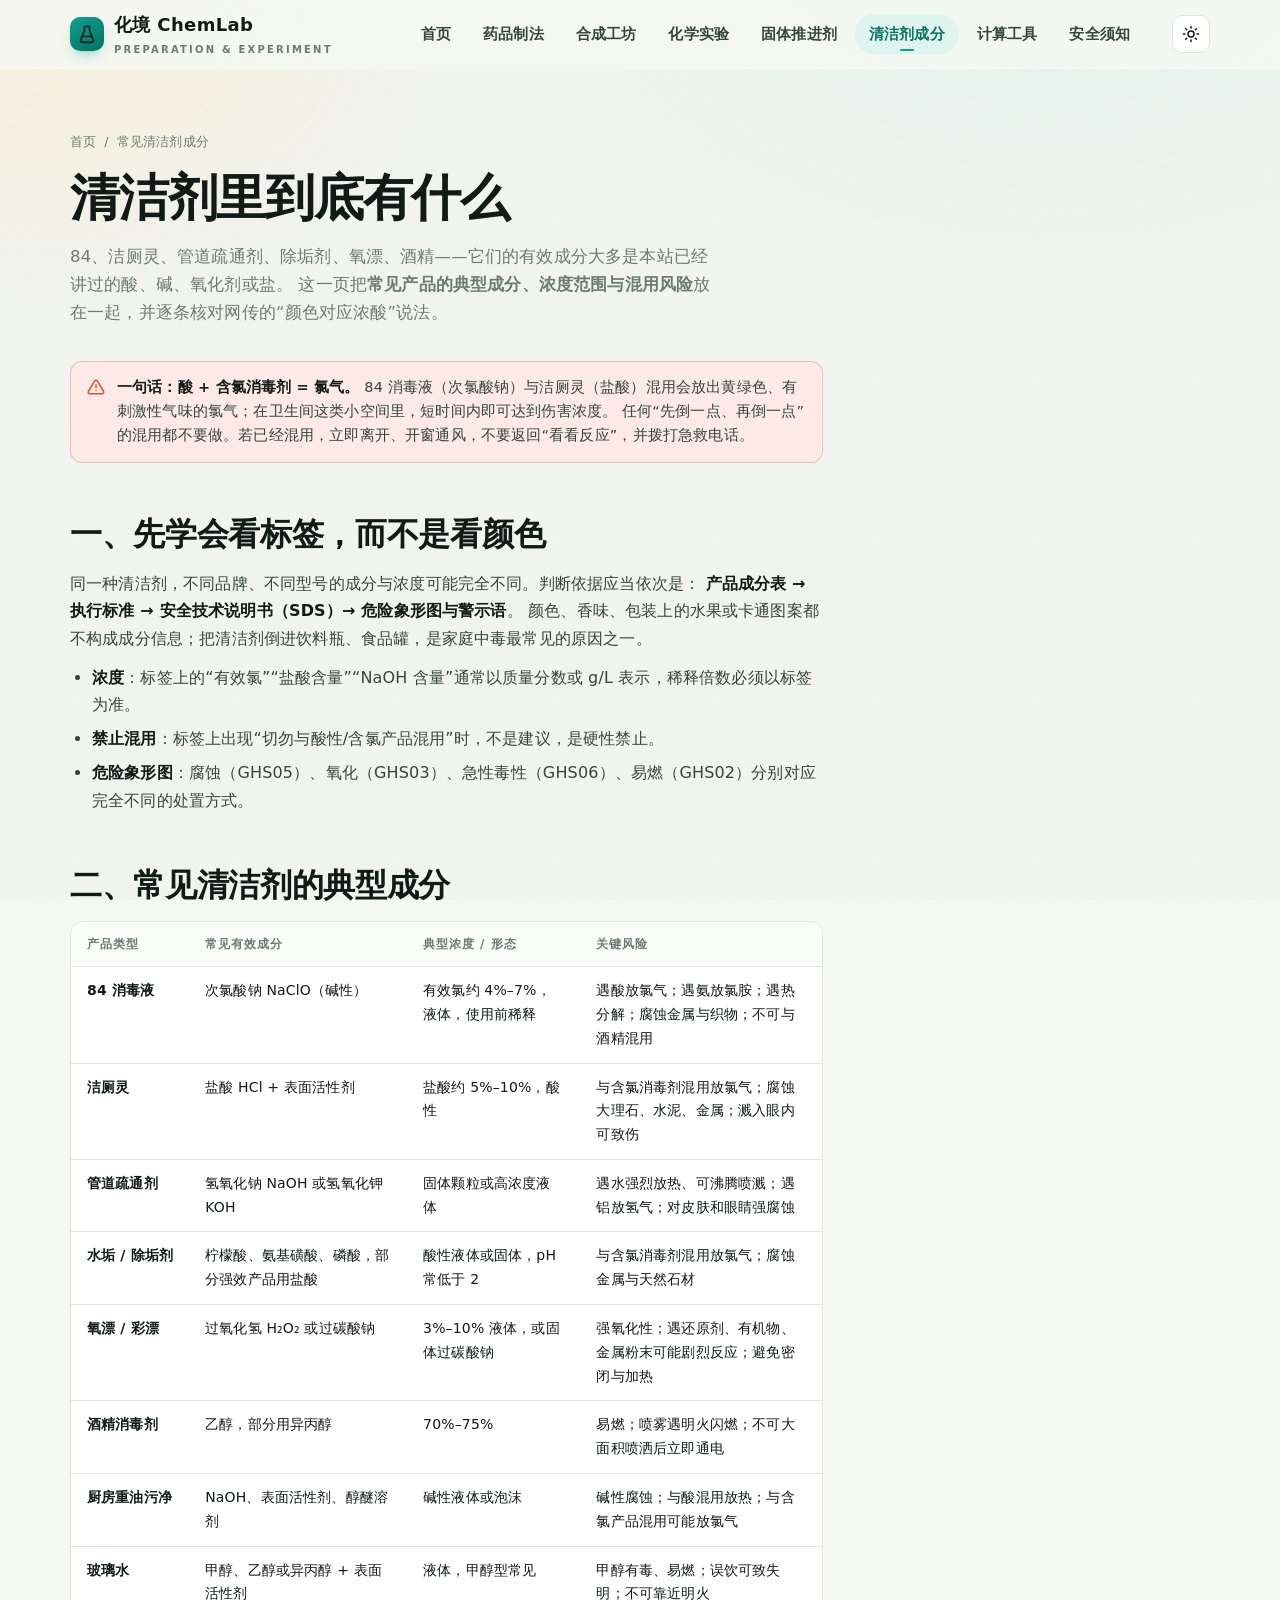
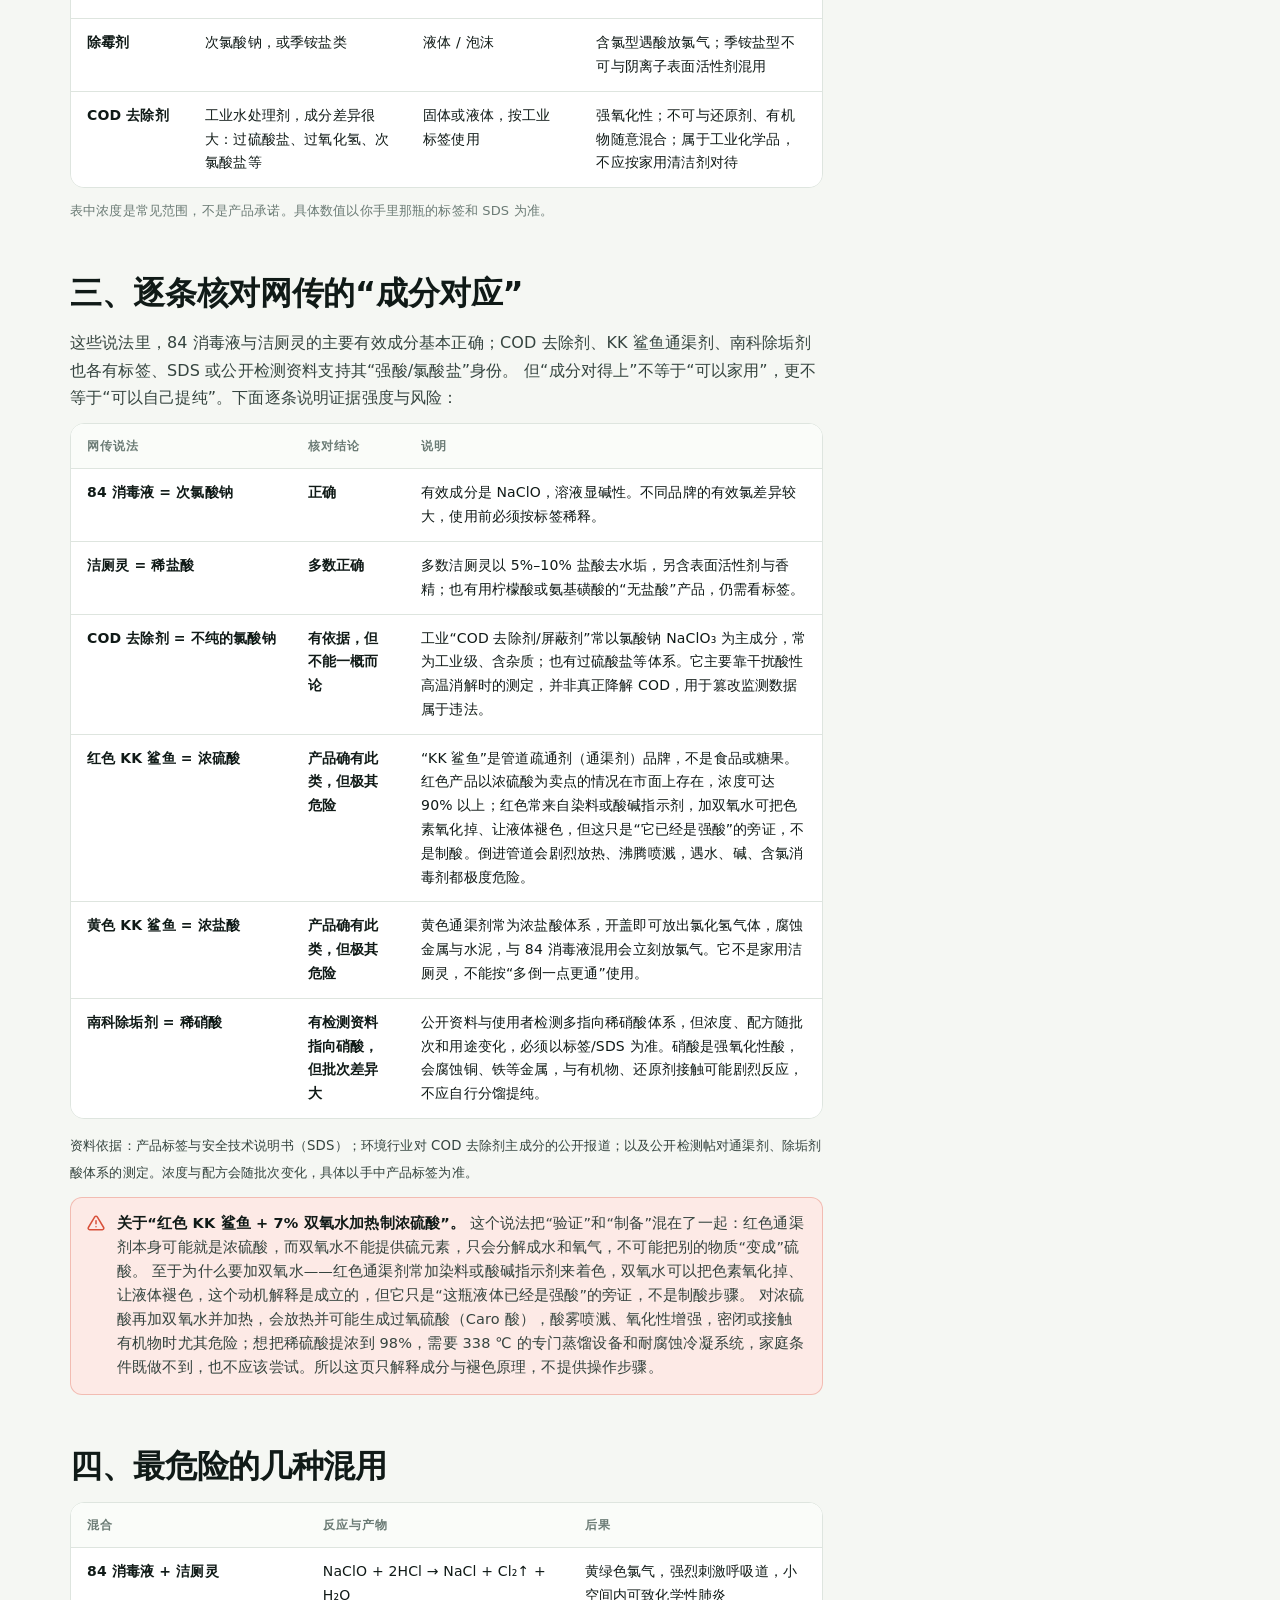
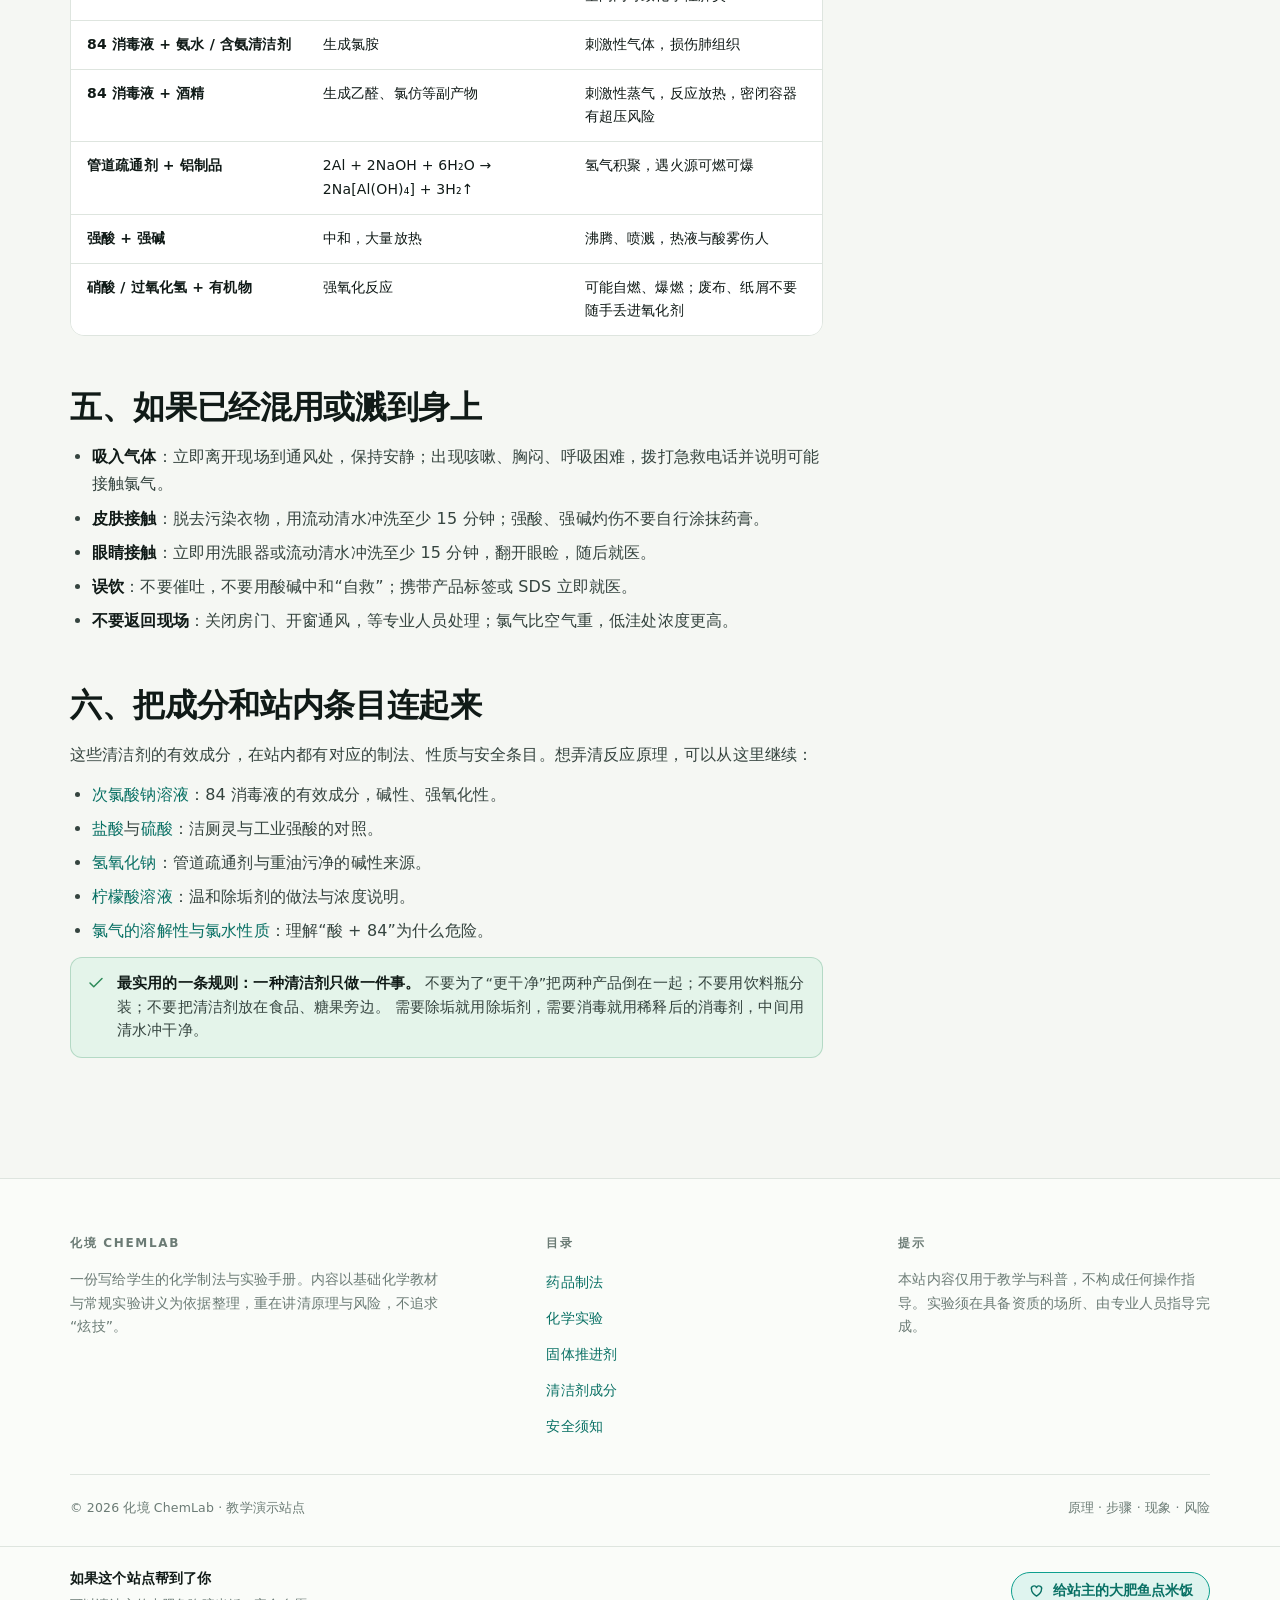
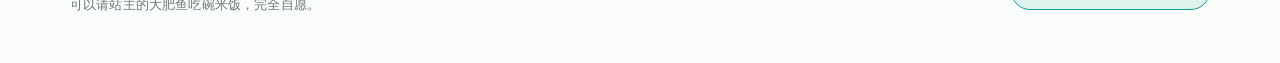
<file: cleaners.html>
<!DOCTYPE html>
<html lang="zh-CN" data-theme="light">
<head>
<meta charset="UTF-8">
<meta name="viewport" content="width=device-width, initial-scale=1">
<title>常见清洁剂成分 · 化境 ChemLab</title>
<meta name="description" content="常见清洁剂的有效成分、浓度与混用风险：84 消毒液（次氯酸钠）、洁厕灵（稀盐酸）、管道疏通剂、除垢剂、氧漂与酒精；核对网传“颜色对应浓酸”的说法，说明酸与含氯消毒剂混用产生氯气的原理。">
<link rel="icon" href="data:image/svg+xml,%3Csvg xmlns='http://www.w3.org/2000/svg' viewBox='0 0 24 24'%3E%3Cpath fill='%230e9f8e' d='M9 2h6v5l4.5 11A2 2 0 0 1 17.6 21H6.4a2 2 0 0 1-1.9-3L9 7V2z'/%3E%3C/svg%3E">
<script>
  (function () {
    try {
      var t = localStorage.getItem("chemlab-theme");
      if (!t) t = window.matchMedia && window.matchMedia("(prefers-color-scheme: dark)").matches ? "dark" : "light";
      document.documentElement.setAttribute("data-theme", t);
    } catch (e) {}
  })();
</script>
<link rel="stylesheet" href="assets/style.css?v=20261115b">
  <script src="assets/analytics.js?v=20261115b" defer></script>
  <meta name="theme-color" content="#0e9f8e">
  <meta name="color-scheme" content="light dark">
  <link rel="canonical" href="https://eloncheng0831.github.io/chemlab/cleaners.html">
  <meta property="og:type" content="website">
  <meta property="og:site_name" content="化境 ChemLab">
  <meta property="og:title" content="常见清洁剂成分 · 化境 ChemLab">
  <meta property="og:description" content="常见清洁剂的有效成分、浓度与混用风险：84 消毒液（次氯酸钠）、洁厕灵（稀盐酸）、管道疏通剂、除垢剂、氧漂与酒精；核对网传“颜色对应浓酸”的说法，说明酸与含氯消毒剂混用产生氯气的原理。">
  <meta property="og:url" content="https://eloncheng0831.github.io/chemlab/cleaners.html">
  <meta name="twitter:card" content="summary">
  <meta name="twitter:title" content="常见清洁剂成分 · 化境 ChemLab">
  <meta name="twitter:description" content="常见清洁剂的有效成分、浓度与混用风险：84 消毒液（次氯酸钠）、洁厕灵（稀盐酸）、管道疏通剂、除垢剂、氧漂与酒精；核对网传“颜色对应浓酸”的说法，说明酸与含氯消毒剂混用产生氯气的原理。">
</head>
<body>

<header class="nav">
  <div class="wrap nav-inner">
    <a class="brand" href="index.html" aria-label="化境 ChemLab 首页">
      <span class="mark" aria-hidden="true">
        <svg viewBox="0 0 24 24" fill="none" stroke="currentColor" stroke-width="2" stroke-linecap="round" stroke-linejoin="round"><path d="M9 3h6v5l4.5 11A2 2 0 0 1 17.6 22H6.4a2 2 0 0 1-1.9-3L9 8Z"/><path d="M7 15h10"/></svg>
      </span>
      <span>化境 ChemLab<small>Preparation &amp; Experiment</small></span>
    </a>

    <nav class="nav-links" id="nav-links" aria-label="主导航">
      <a href="index.html">首页</a>
      <a href="preparations.html">药品制法</a>
      <a href="forge.html">合成工坊</a>
      <a href="experiments.html">化学实验</a>
      <a href="propellants.html">固体推进剂</a>
      <a href="cleaners.html" aria-current="page">清洁剂成分</a>
      <a href="tools.html">计算工具</a>
      <a href="safety.html">安全须知</a>
    </nav>

    <button class="icon-btn theme-toggle" type="button" aria-label="切换主题">
      <svg class="sun" viewBox="0 0 24 24" fill="none" stroke="currentColor" stroke-width="2" stroke-linecap="round"><circle cx="12" cy="12" r="4"/><path d="M12 2v2M12 20v2M4.9 4.9l1.4 1.4M17.7 17.7l1.4 1.4M2 12h2M20 12h2M4.9 19.1l1.4-1.4M17.7 6.3l1.4-1.4"/></svg>
      <svg class="moon" viewBox="0 0 24 24" fill="none" stroke="currentColor" stroke-width="2" stroke-linecap="round" stroke-linejoin="round"><path d="M21 12.8A9 9 0 1 1 11.2 3a7 7 0 0 0 9.8 9.8Z"/></svg>
    </button>

    <button class="icon-btn nav-toggle" type="button" aria-label="打开菜单" aria-expanded="false" aria-controls="nav-links">
      <svg viewBox="0 0 24 24" fill="none" stroke="currentColor" stroke-width="2" stroke-linecap="round"><path d="M4 7h16M4 12h16M4 17h16"/></svg>
    </button>
  </div>
</header>

<main>
  <section class="page-head">
    <div class="wrap">
      <nav class="breadcrumb" aria-label="面包屑">
        <a href="index.html">首页</a>
        <span>/</span>
        <span>常见清洁剂成分</span>
      </nav>
      <h1>清洁剂里到底有什么</h1>
      <p>
        84、洁厕灵、管道疏通剂、除垢剂、氧漂、酒精——它们的有效成分大多是本站已经讲过的酸、碱、氧化剂或盐。
        这一页把<strong>常见产品的典型成分、浓度范围与混用风险</strong>放在一起，并逐条核对网传的“颜色对应浓酸”说法。
      </p>
    </div>
  </section>

  <section style="padding-bottom: 80px;">
    <div class="wrap">
      <div class="prose">

        <div class="callout callout-warn">
          <svg viewBox="0 0 24 24" fill="none" stroke="currentColor" stroke-width="2" stroke-linecap="round" stroke-linejoin="round" aria-hidden="true"><path d="M12 9v4"/><path d="M12 17h.01"/><path d="M10.3 3.9 1.8 18a2 2 0 0 0 1.7 3h17a2 2 0 0 0 1.7-3L13.7 3.9a2 2 0 0 0-3.4 0Z"/></svg>
          <div class="callout-text">
            <strong>一句话：酸 + 含氯消毒剂 = 氯气。</strong>
            84 消毒液（次氯酸钠）与洁厕灵（盐酸）混用会放出黄绿色、有刺激性气味的氯气；在卫生间这类小空间里，短时间内即可达到伤害浓度。
            任何“先倒一点、再倒一点”的混用都不要做。若已经混用，立即离开、开窗通风，不要返回“看看反应”，并拨打急救电话。
          </div>
        </div>

        <h2>一、先学会看标签，而不是看颜色</h2>
        <p>
          同一种清洁剂，不同品牌、不同型号的成分与浓度可能完全不同。判断依据应当依次是：
          <strong>产品成分表 → 执行标准 → 安全技术说明书（SDS）→ 危险象形图与警示语</strong>。
          颜色、香味、包装上的水果或卡通图案都不构成成分信息；把清洁剂倒进饮料瓶、食品罐，是家庭中毒最常见的原因之一。
        </p>
        <ul>
          <li><strong>浓度</strong>：标签上的“有效氯”“盐酸含量”“NaOH 含量”通常以质量分数或 g/L 表示，稀释倍数必须以标签为准。</li>
          <li><strong>禁止混用</strong>：标签上出现“切勿与酸性/含氯产品混用”时，不是建议，是硬性禁止。</li>
          <li><strong>危险象形图</strong>：腐蚀（GHS05）、氧化（GHS03）、急性毒性（GHS06）、易燃（GHS02）分别对应完全不同的处置方式。</li>
        </ul>

        <h2>二、常见清洁剂的典型成分</h2>
        <div class="table-scroll">
          <table class="data">
            <thead>
              <tr><th>产品类型</th><th>常见有效成分</th><th>典型浓度 / 形态</th><th>关键风险</th></tr>
            </thead>
            <tbody>
              <tr>
                <td>84 消毒液</td>
                <td>次氯酸钠 NaClO（碱性）</td>
                <td>有效氯约 4%–7%，液体，使用前稀释</td>
                <td>遇酸放氯气；遇氨放氯胺；遇热分解；腐蚀金属与织物；不可与酒精混用</td>
              </tr>
              <tr>
                <td>洁厕灵</td>
                <td>盐酸 HCl + 表面活性剂</td>
                <td>盐酸约 5%–10%，酸性</td>
                <td>与含氯消毒剂混用放氯气；腐蚀大理石、水泥、金属；溅入眼内可致伤</td>
              </tr>
              <tr>
                <td>管道疏通剂</td>
                <td>氢氧化钠 NaOH 或氢氧化钾 KOH</td>
                <td>固体颗粒或高浓度液体</td>
                <td>遇水强烈放热、可沸腾喷溅；遇铝放氢气；对皮肤和眼睛强腐蚀</td>
              </tr>
              <tr>
                <td>水垢 / 除垢剂</td>
                <td>柠檬酸、氨基磺酸、磷酸，部分强效产品用盐酸</td>
                <td>酸性液体或固体，pH 常低于 2</td>
                <td>与含氯消毒剂混用放氯气；腐蚀金属与天然石材</td>
              </tr>
              <tr>
                <td>氧漂 / 彩漂</td>
                <td>过氧化氢 H₂O₂ 或过碳酸钠</td>
                <td>3%–10% 液体，或固体过碳酸钠</td>
                <td>强氧化性；遇还原剂、有机物、金属粉末可能剧烈反应；避免密闭与加热</td>
              </tr>
              <tr>
                <td>酒精消毒剂</td>
                <td>乙醇，部分用异丙醇</td>
                <td>70%–75%</td>
                <td>易燃；喷雾遇明火闪燃；不可大面积喷洒后立即通电</td>
              </tr>
              <tr>
                <td>厨房重油污净</td>
                <td>NaOH、表面活性剂、醇醚溶剂</td>
                <td>碱性液体或泡沫</td>
                <td>碱性腐蚀；与酸混用放热；与含氯产品混用可能放氯气</td>
              </tr>
              <tr>
                <td>玻璃水</td>
                <td>甲醇、乙醇或异丙醇 + 表面活性剂</td>
                <td>液体，甲醇型常见</td>
                <td>甲醇有毒、易燃；误饮可致失明；不可靠近明火</td>
              </tr>
              <tr>
                <td>除霉剂</td>
                <td>次氯酸钠，或季铵盐类</td>
                <td>液体 / 泡沫</td>
                <td>含氯型遇酸放氯气；季铵盐型不可与阴离子表面活性剂混用</td>
              </tr>
              <tr>
                <td>COD 去除剂</td>
                <td>工业水处理剂，成分差异很大：过硫酸盐、过氧化氢、次氯酸盐等</td>
                <td>固体或液体，按工业标签使用</td>
                <td>强氧化性；不可与还原剂、有机物随意混合；属于工业化学品，不应按家用清洁剂对待</td>
              </tr>
            </tbody>
          </table>
        </div>
        <p style="color: var(--muted); font-size: 13px;">
          表中浓度是常见范围，不是产品承诺。具体数值以你手里那瓶的标签和 SDS 为准。
        </p>

        <h2>三、逐条核对网传的“成分对应”</h2>
        <p>
          这些说法里，84 消毒液与洁厕灵的主要有效成分基本正确；COD 去除剂、KK 鲨鱼通渠剂、南科除垢剂也各有标签、SDS 或公开检测资料支持其“强酸/氯酸盐”身份。
          但“成分对得上”不等于“可以家用”，更不等于“可以自己提纯”。下面逐条说明证据强度与风险：
        </p>
        <div class="table-scroll">
          <table class="data">
            <thead>
              <tr><th>网传说法</th><th>核对结论</th><th>说明</th></tr>
            </thead>
            <tbody>
              <tr>
                <td>84 消毒液 = 次氯酸钠</td>
                <td><strong>正确</strong></td>
                <td>有效成分是 NaClO，溶液显碱性。不同品牌的有效氯差异较大，使用前必须按标签稀释。</td>
              </tr>
              <tr>
                <td>洁厕灵 = 稀盐酸</td>
                <td><strong>多数正确</strong></td>
                <td>多数洁厕灵以 5%–10% 盐酸去水垢，另含表面活性剂与香精；也有用柠檬酸或氨基磺酸的“无盐酸”产品，仍需看标签。</td>
              </tr>
              <tr>
                <td>COD 去除剂 = 不纯的氯酸钠</td>
                <td><strong>有依据，但不能一概而论</strong></td>
                <td>工业“COD 去除剂/屏蔽剂”常以氯酸钠 NaClO₃ 为主成分，常为工业级、含杂质；也有过硫酸盐等体系。它主要靠干扰酸性高温消解时的测定，并非真正降解 COD，用于篡改监测数据属于违法。</td>
              </tr>
              <tr>
                <td>红色 KK 鲨鱼 = 浓硫酸</td>
                <td><strong>产品确有此类，但极其危险</strong></td>
                <td>“KK 鲨鱼”是管道疏通剂（通渠剂）品牌，不是食品或糖果。红色产品以浓硫酸为卖点的情况在市面上存在，浓度可达 90% 以上；红色常来自染料或酸碱指示剂，加双氧水可把色素氧化掉、让液体褪色，但这只是“它已经是强酸”的旁证，不是制酸。倒进管道会剧烈放热、沸腾喷溅，遇水、碱、含氯消毒剂都极度危险。</td>
              </tr>
              <tr>
                <td>黄色 KK 鲨鱼 = 浓盐酸</td>
                <td><strong>产品确有此类，但极其危险</strong></td>
                <td>黄色通渠剂常为浓盐酸体系，开盖即可放出氯化氢气体，腐蚀金属与水泥，与 84 消毒液混用会立刻放氯气。它不是家用洁厕灵，不能按“多倒一点更通”使用。</td>
              </tr>
              <tr>
                <td>南科除垢剂 = 稀硝酸</td>
                <td><strong>有检测资料指向硝酸，但批次差异大</strong></td>
                <td>公开资料与使用者检测多指向稀硝酸体系，但浓度、配方随批次和用途变化，必须以标签/SDS 为准。硝酸是强氧化性酸，会腐蚀铜、铁等金属，与有机物、还原剂接触可能剧烈反应，不应自行分馏提纯。</td>
              </tr>
            </tbody>
          </table>
        </div>

        <p><small>资料依据：产品标签与安全技术说明书（SDS）；环境行业对 COD 去除剂主成分的公开报道；以及公开检测帖对通渠剂、除垢剂酸体系的测定。浓度与配方会随批次变化，具体以手中产品标签为准。</small></p>

        <div class="callout callout-warn">
          <svg viewBox="0 0 24 24" fill="none" stroke="currentColor" stroke-width="2" stroke-linecap="round" stroke-linejoin="round" aria-hidden="true"><path d="M12 9v4"/><path d="M12 17h.01"/><path d="M10.3 3.9 1.8 18a2 2 0 0 0 1.7 3h17a2 2 0 0 0 1.7-3L13.7 3.9a2 2 0 0 0-3.4 0Z"/></svg>
          <div class="callout-text">
            <strong>关于“红色 KK 鲨鱼 + 7% 双氧水加热制浓硫酸”。</strong>
            这个说法把“验证”和“制备”混在了一起：红色通渠剂本身可能就是浓硫酸，而双氧水不能提供硫元素，只会分解成水和氧气，不可能把别的物质“变成”硫酸。
            至于为什么要加双氧水——红色通渠剂常加染料或酸碱指示剂来着色，双氧水可以把色素氧化掉、让液体褪色，这个动机解释是成立的，但它只是“这瓶液体已经是强酸”的旁证，不是制酸步骤。
            对浓硫酸再加双氧水并加热，会放热并可能生成过氧硫酸（Caro 酸），酸雾喷溅、氧化性增强，密闭或接触有机物时尤其危险；想把稀硫酸提浓到 98%，需要 338 ℃ 的专门蒸馏设备和耐腐蚀冷凝系统，家庭条件既做不到，也不应该尝试。所以这页只解释成分与褪色原理，不提供操作步骤。
          </div>
        </div>

        <h2>四、最危险的几种混用</h2>
        <div class="table-scroll">
          <table class="data">
            <thead>
              <tr><th>混合</th><th>反应与产物</th><th>后果</th></tr>
            </thead>
            <tbody>
              <tr><td>84 消毒液 + 洁厕灵</td><td>NaClO + 2HCl → NaCl + Cl₂↑ + H₂O</td><td>黄绿色氯气，强烈刺激呼吸道，小空间内可致化学性肺炎</td></tr>
              <tr><td>84 消毒液 + 氨水 / 含氨清洁剂</td><td>生成氯胺</td><td>刺激性气体，损伤肺组织</td></tr>
              <tr><td>84 消毒液 + 酒精</td><td>生成乙醛、氯仿等副产物</td><td>刺激性蒸气，反应放热，密闭容器有超压风险</td></tr>
              <tr><td>管道疏通剂 + 铝制品</td><td>2Al + 2NaOH + 6H₂O → 2Na[Al(OH)₄] + 3H₂↑</td><td>氢气积聚，遇火源可燃可爆</td></tr>
              <tr><td>强酸 + 强碱</td><td>中和，大量放热</td><td>沸腾、喷溅，热液与酸雾伤人</td></tr>
              <tr><td>硝酸 / 过氧化氢 + 有机物</td><td>强氧化反应</td><td>可能自燃、爆燃；废布、纸屑不要随手丢进氧化剂</td></tr>
            </tbody>
          </table>
        </div>

        <h2>五、如果已经混用或溅到身上</h2>
        <ul>
          <li><strong>吸入气体</strong>：立即离开现场到通风处，保持安静；出现咳嗽、胸闷、呼吸困难，拨打急救电话并说明可能接触氯气。</li>
          <li><strong>皮肤接触</strong>：脱去污染衣物，用流动清水冲洗至少 15 分钟；强酸、强碱灼伤不要自行涂抹药膏。</li>
          <li><strong>眼睛接触</strong>：立即用洗眼器或流动清水冲洗至少 15 分钟，翻开眼睑，随后就医。</li>
          <li><strong>误饮</strong>：不要催吐，不要用酸碱中和“自救”；携带产品标签或 SDS 立即就医。</li>
          <li><strong>不要返回现场</strong>：关闭房门、开窗通风，等专业人员处理；氯气比空气重，低洼处浓度更高。</li>
        </ul>

        <h2>六、把成分和站内条目连起来</h2>
        <p>
          这些清洁剂的有效成分，在站内都有对应的制法、性质与安全条目。想弄清反应原理，可以从这里继续：
        </p>
        <ul>
          <li><a href="preparations.html#p/sodium-hypochlorite">次氯酸钠溶液</a>：84 消毒液的有效成分，碱性、强氧化性。</li>
          <li><a href="preparations.html#p/hydrochloric-acid">盐酸</a>与<a href="preparations.html#p/sulfuric-acid">硫酸</a>：洁厕灵与工业强酸的对照。</li>
          <li><a href="preparations.html#p/sodium-hydroxide">氢氧化钠</a>：管道疏通剂与重油污净的碱性来源。</li>
          <li><a href="preparations.html#p/citric-acid-solution">柠檬酸溶液</a>：温和除垢剂的做法与浓度说明。</li>
          <li><a href="experiments.html#e/chlorine-solubility">氯气的溶解性与氯水性质</a>：理解“酸 + 84”为什么危险。</li>
        </ul>

        <div class="callout callout-ok">
          <svg viewBox="0 0 24 24" fill="none" stroke="currentColor" stroke-width="2" stroke-linecap="round" stroke-linejoin="round" aria-hidden="true"><path d="M20 6 9 17l-5-5"/></svg>
          <div class="callout-text">
            <strong>最实用的一条规则：一种清洁剂只做一件事。</strong>
            不要为了“更干净”把两种产品倒在一起；不要用饮料瓶分装；不要把清洁剂放在食品、糖果旁边。
            需要除垢就用除垢剂，需要消毒就用稀释后的消毒剂，中间用清水冲干净。
          </div>
        </div>

      </div>
    </div>
  </section>
</main>

<footer class="footer">
  <div class="wrap">
    <div class="footer-grid">
      <div>
        <h5>化境 ChemLab</h5>
        <p>一份写给学生的化学制法与实验手册。内容以基础化学教材与常规实验讲义为依据整理，重在讲清原理与风险，不追求“炫技”。</p>
      </div>
      <div>
        <h5>目录</h5>
        <ul>
          <li><a href="preparations.html">药品制法</a></li>
          <li><a href="experiments.html">化学实验</a></li>
          <li><a href="propellants.html">固体推进剂</a></li>
          <li><a href="cleaners.html">清洁剂成分</a></li>
          <li><a href="safety.html">安全须知</a></li>
        </ul>
      </div>
      <div>
        <h5>提示</h5>
        <p>本站内容仅用于教学与科普，不构成任何操作指导。实验须在具备资质的场所、由专业人员指导完成。</p>
      </div>
    </div>
    <div class="footer-bottom">
      <span>© <span data-year>2026</span> 化境 ChemLab · 教学演示站点</span>
      <span>原理 · 步骤 · 现象 · 风险</span>
    </div>
  </div>
</footer>

<script src="assets/app.js?v=20261115b" defer></script>
</body>
</html>
</file>
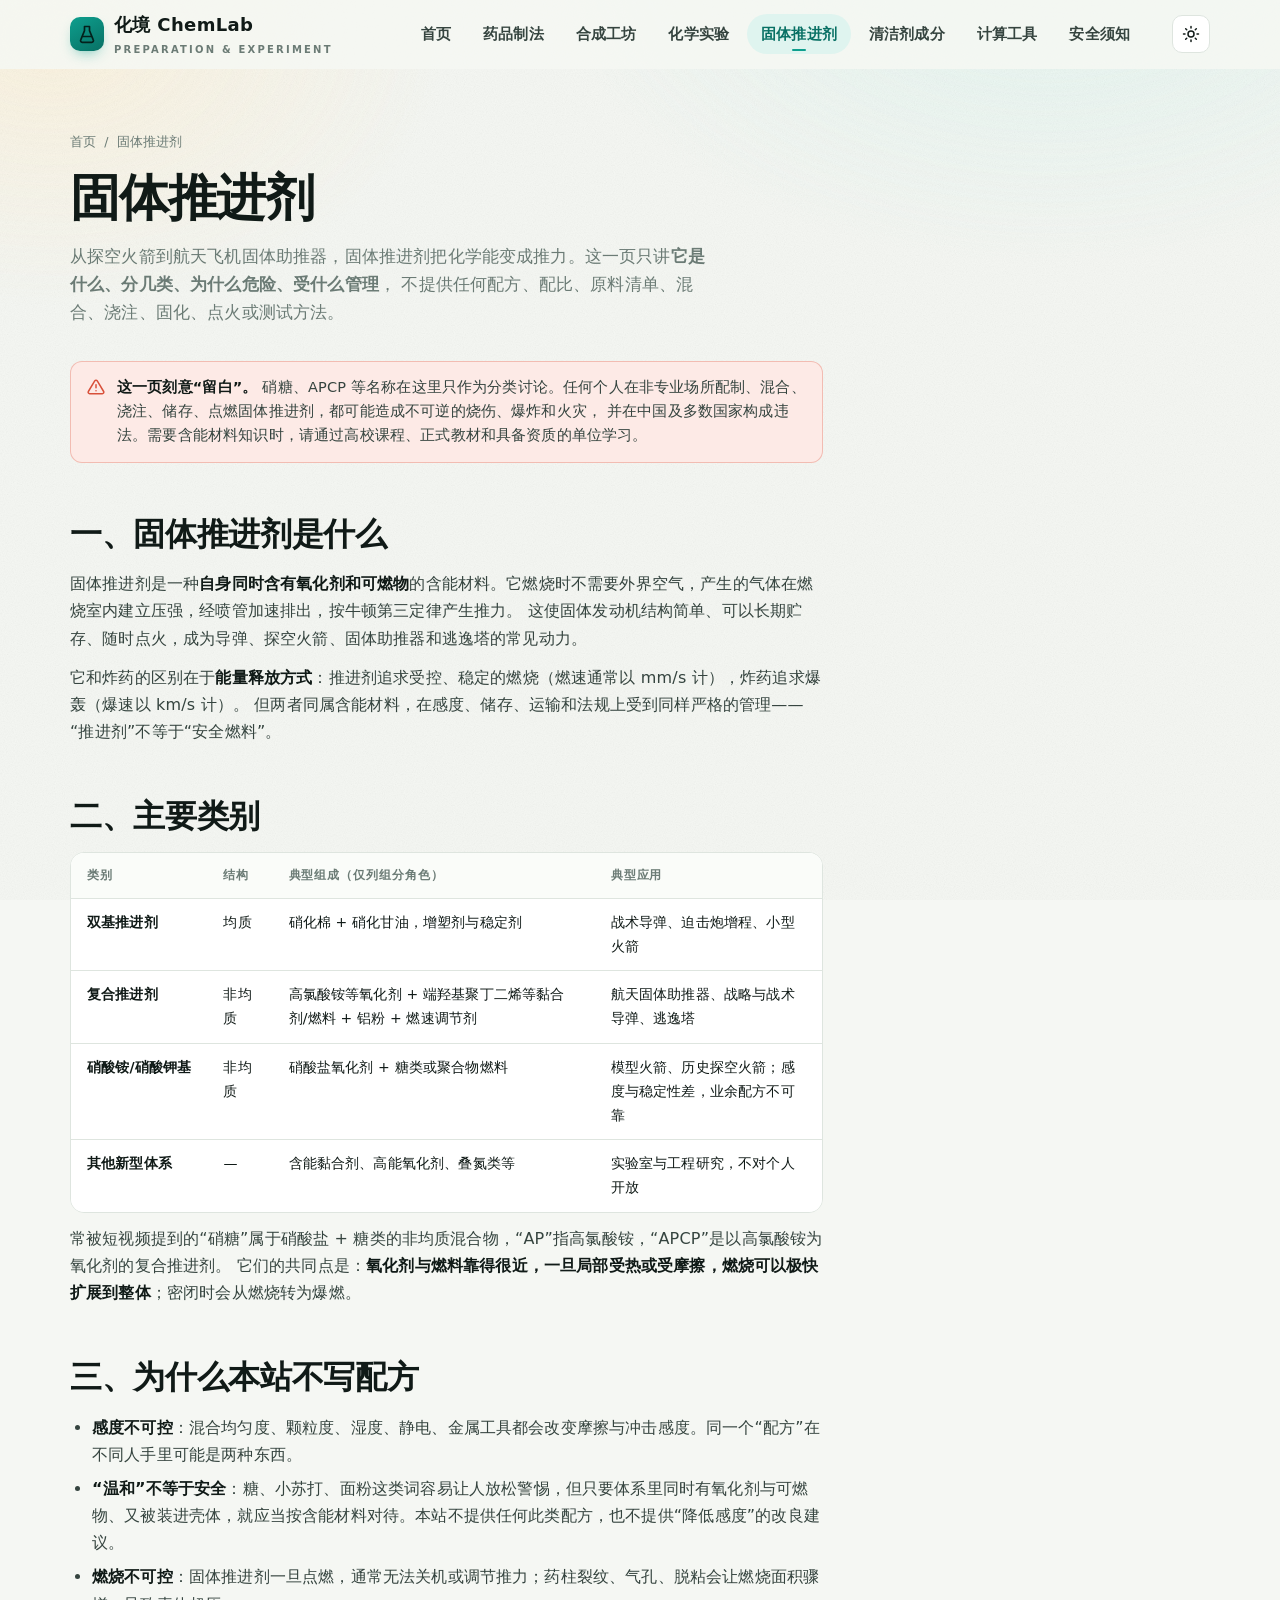
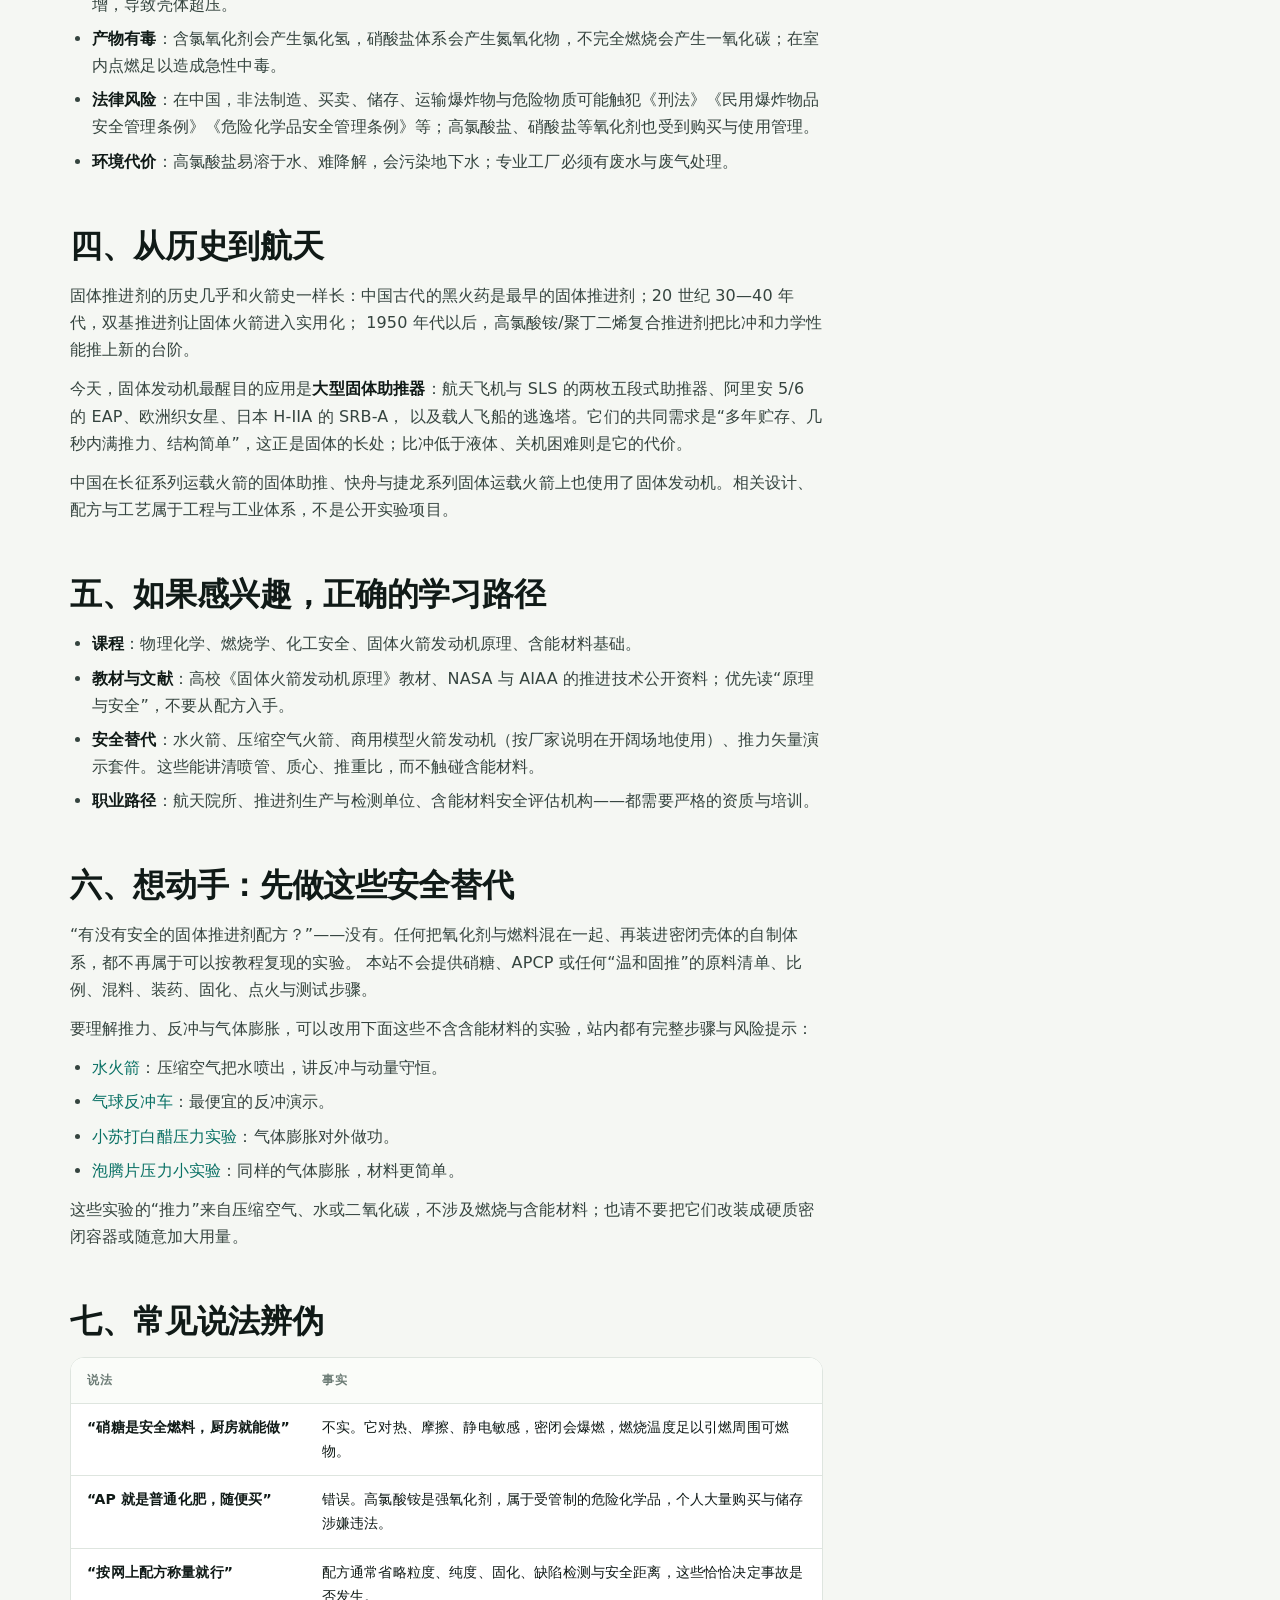
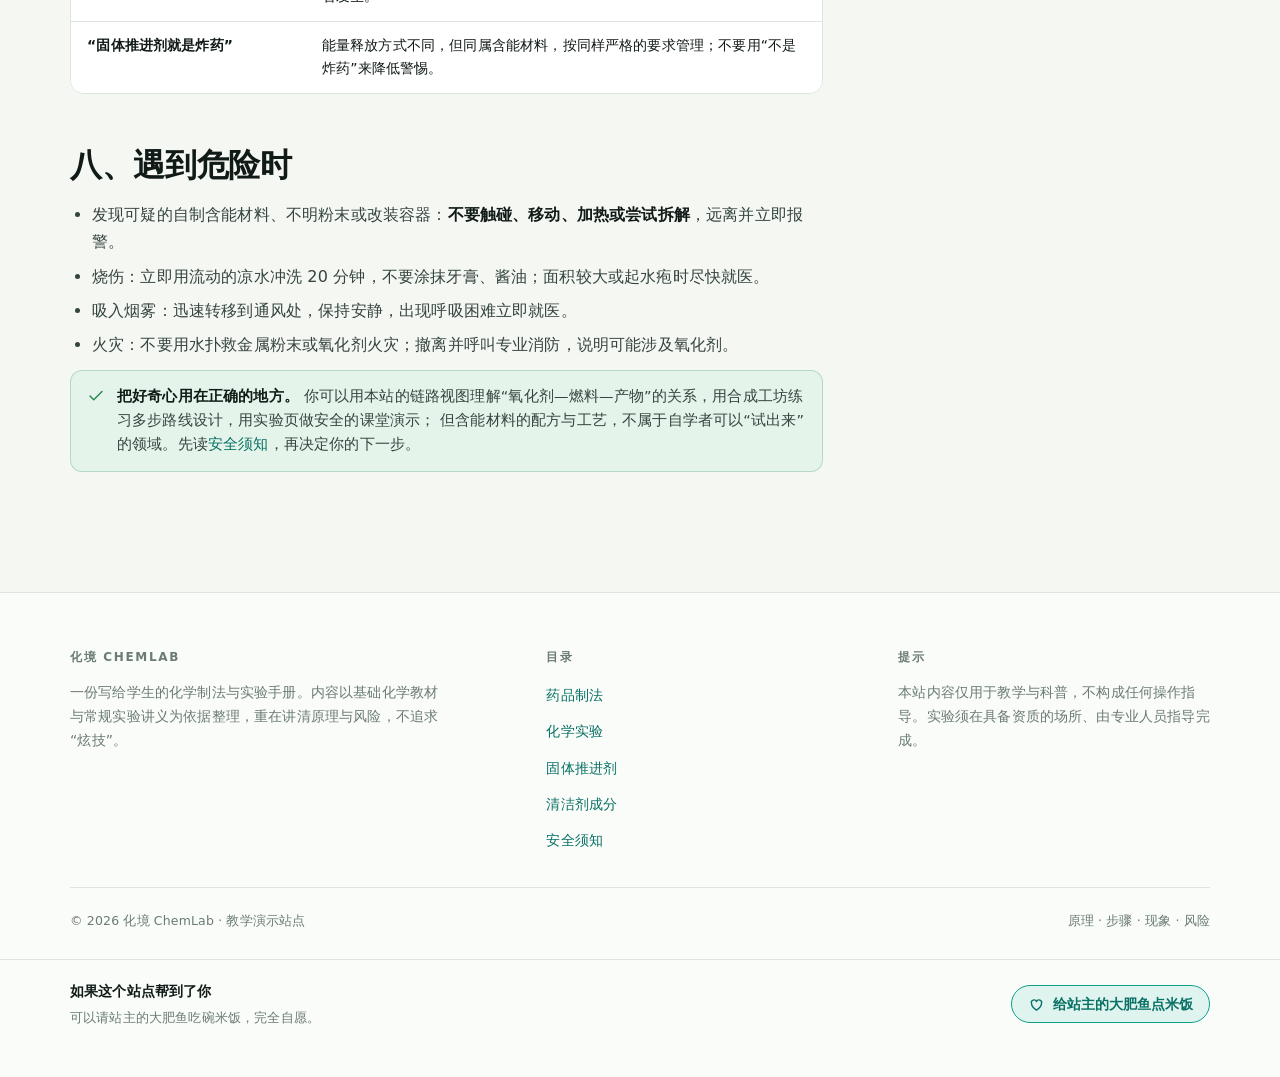
<file: propellants.html>
<!DOCTYPE html>
<html lang="zh-CN" data-theme="light">
<head>
<meta charset="UTF-8">
<meta name="viewport" content="width=device-width, initial-scale=1">
<title>固体推进剂 · 化境 ChemLab</title>
<meta name="description" content="固体推进剂科普：双基、复合与糖类推进剂的分类、原理、航天应用、法规与安全边界。本站不提供配方、配比、工艺、点火或测试方法。">
<link rel="icon" href="data:image/svg+xml,%3Csvg xmlns='http://www.w3.org/2000/svg' viewBox='0 0 24 24'%3E%3Cpath fill='%230e9f8e' d='M9 2h6v5l4.5 11A2 2 0 0 1 17.6 21H6.4a2 2 0 0 1-1.9-3L9 7V2z'/%3E%3C/svg%3E">
<script>
  (function () {
    try {
      var t = localStorage.getItem("chemlab-theme");
      if (!t) t = window.matchMedia && window.matchMedia("(prefers-color-scheme: dark)").matches ? "dark" : "light";
      document.documentElement.setAttribute("data-theme", t);
    } catch (e) {}
  })();
</script>
<link rel="stylesheet" href="assets/style.css?v=20261115b">
  <script src="assets/analytics.js?v=20261115b" defer></script>
  <meta name="theme-color" content="#0e9f8e">
  <meta name="color-scheme" content="light dark">
  <link rel="canonical" href="https://eloncheng0831.github.io/chemlab/propellants.html">
  <meta property="og:type" content="website">
  <meta property="og:site_name" content="化境 ChemLab">
  <meta property="og:title" content="固体推进剂 · 化境 ChemLab">
  <meta property="og:description" content="固体推进剂科普：双基、复合与糖类推进剂的分类、原理、航天应用、法规与安全边界。本站不提供配方、配比、工艺、点火或测试方法。">
  <meta property="og:url" content="https://eloncheng0831.github.io/chemlab/propellants.html">
  <meta name="twitter:card" content="summary">
  <meta name="twitter:title" content="固体推进剂 · 化境 ChemLab">
  <meta name="twitter:description" content="固体推进剂科普：双基、复合与糖类推进剂的分类、原理、航天应用、法规与安全边界。本站不提供配方、配比、工艺、点火或测试方法。">
</head>
<body>

<header class="nav">
  <div class="wrap nav-inner">
    <a class="brand" href="index.html" aria-label="化境 ChemLab 首页">
      <span class="mark" aria-hidden="true">
        <svg viewBox="0 0 24 24" fill="none" stroke="currentColor" stroke-width="2" stroke-linecap="round" stroke-linejoin="round"><path d="M9 3h6v5l4.5 11A2 2 0 0 1 17.6 22H6.4a2 2 0 0 1-1.9-3L9 8Z"/><path d="M7 15h10"/></svg>
      </span>
      <span>化境 ChemLab<small>Preparation &amp; Experiment</small></span>
    </a>

    <nav class="nav-links" id="nav-links" aria-label="主导航">
      <a href="index.html">首页</a>
      <a href="preparations.html">药品制法</a>
      <a href="forge.html">合成工坊</a>
      <a href="experiments.html">化学实验</a>
      <a href="propellants.html" aria-current="page">固体推进剂</a>
      <a href="cleaners.html">清洁剂成分</a>
      <a href="tools.html">计算工具</a>
      <a href="safety.html">安全须知</a>
    </nav>

    <button class="icon-btn theme-toggle" type="button" aria-label="切换主题">
      <svg class="sun" viewBox="0 0 24 24" fill="none" stroke="currentColor" stroke-width="2" stroke-linecap="round"><circle cx="12" cy="12" r="4"/><path d="M12 2v2M12 20v2M4.9 4.9l1.4 1.4M17.7 17.7l1.4 1.4M2 12h2M20 12h2M4.9 19.1l1.4-1.4M17.7 6.3l1.4-1.4"/></svg>
      <svg class="moon" viewBox="0 0 24 24" fill="none" stroke="currentColor" stroke-width="2" stroke-linecap="round" stroke-linejoin="round"><path d="M21 12.8A9 9 0 1 1 11.2 3a7 7 0 0 0 9.8 9.8Z"/></svg>
    </button>

    <button class="icon-btn nav-toggle" type="button" aria-label="打开菜单" aria-expanded="false" aria-controls="nav-links">
      <svg viewBox="0 0 24 24" fill="none" stroke="currentColor" stroke-width="2" stroke-linecap="round"><path d="M4 7h16M4 12h16M4 17h16"/></svg>
    </button>
  </div>
</header>

<main>
  <section class="page-head">
    <div class="wrap">
      <nav class="breadcrumb" aria-label="面包屑">
        <a href="index.html">首页</a>
        <span>/</span>
        <span>固体推进剂</span>
      </nav>
      <h1>固体推进剂</h1>
      <p>
        从探空火箭到航天飞机固体助推器，固体推进剂把化学能变成推力。这一页只讲<strong>它是什么、分几类、为什么危险、受什么管理</strong>，
        不提供任何配方、配比、原料清单、混合、浇注、固化、点火或测试方法。
      </p>
    </div>
  </section>

  <section style="padding-bottom: 80px;">
    <div class="wrap">
      <div class="prose">

        <div class="callout callout-warn">
          <svg viewBox="0 0 24 24" fill="none" stroke="currentColor" stroke-width="2" stroke-linecap="round" stroke-linejoin="round" aria-hidden="true"><path d="M12 9v4"/><path d="M12 17h.01"/><path d="M10.3 3.9 1.8 18a2 2 0 0 0 1.7 3h17a2 2 0 0 0 1.7-3L13.7 3.9a2 2 0 0 0-3.4 0Z"/></svg>
          <div class="callout-text">
            <strong>这一页刻意“留白”。</strong>
            硝糖、APCP 等名称在这里只作为分类讨论。任何个人在非专业场所配制、混合、浇注、储存、点燃固体推进剂，都可能造成不可逆的烧伤、爆炸和火灾，
            并在中国及多数国家构成违法。需要含能材料知识时，请通过高校课程、正式教材和具备资质的单位学习。
          </div>
        </div>

        <h2>一、固体推进剂是什么</h2>
        <p>
          固体推进剂是一种<strong>自身同时含有氧化剂和可燃物</strong>的含能材料。它燃烧时不需要外界空气，产生的气体在燃烧室内建立压强，经喷管加速排出，按牛顿第三定律产生推力。
          这使固体发动机结构简单、可以长期贮存、随时点火，成为导弹、探空火箭、固体助推器和逃逸塔的常见动力。
        </p>
        <p>
          它和炸药的区别在于<strong>能量释放方式</strong>：推进剂追求受控、稳定的燃烧（燃速通常以 mm/s 计），炸药追求爆轰（爆速以 km/s 计）。
          但两者同属含能材料，在感度、储存、运输和法规上受到同样严格的管理——“推进剂”不等于“安全燃料”。
        </p>

        <h2>二、主要类别</h2>
        <div class="table-scroll">
          <table class="data">
            <thead>
              <tr><th>类别</th><th>结构</th><th>典型组成（仅列组分角色）</th><th>典型应用</th></tr>
            </thead>
            <tbody>
              <tr>
                <td>双基推进剂</td>
                <td>均质</td>
                <td>硝化棉 + 硝化甘油，增塑剂与稳定剂</td>
                <td>战术导弹、迫击炮增程、小型火箭</td>
              </tr>
              <tr>
                <td>复合推进剂</td>
                <td>非均质</td>
                <td>高氯酸铵等氧化剂 + 端羟基聚丁二烯等黏合剂/燃料 + 铝粉 + 燃速调节剂</td>
                <td>航天固体助推器、战略与战术导弹、逃逸塔</td>
              </tr>
              <tr>
                <td>硝酸铵/硝酸钾基</td>
                <td>非均质</td>
                <td>硝酸盐氧化剂 + 糖类或聚合物燃料</td>
                <td>模型火箭、历史探空火箭；感度与稳定性差，业余配方不可靠</td>
              </tr>
              <tr>
                <td>其他新型体系</td>
                <td>—</td>
                <td>含能黏合剂、高能氧化剂、叠氮类等</td>
                <td>实验室与工程研究，不对个人开放</td>
              </tr>
            </tbody>
          </table>
        </div>
        <p>
          常被短视频提到的“硝糖”属于硝酸盐 + 糖类的非均质混合物，“AP”指高氯酸铵，“APCP”是以高氯酸铵为氧化剂的复合推进剂。
          它们的共同点是：<strong>氧化剂与燃料靠得很近，一旦局部受热或受摩擦，燃烧可以极快扩展到整体</strong>；密闭时会从燃烧转为爆燃。
        </p>

        <h2>三、为什么本站不写配方</h2>
        <ul>
          <li><strong>感度不可控</strong>：混合均匀度、颗粒度、湿度、静电、金属工具都会改变摩擦与冲击感度。同一个“配方”在不同人手里可能是两种东西。</li>
          <li><strong>“温和”不等于安全</strong>：糖、小苏打、面粉这类词容易让人放松警惕，但只要体系里同时有氧化剂与可燃物、又被装进壳体，就应当按含能材料对待。本站不提供任何此类配方，也不提供“降低感度”的改良建议。</li>
          <li><strong>燃烧不可控</strong>：固体推进剂一旦点燃，通常无法关机或调节推力；药柱裂纹、气孔、脱粘会让燃烧面积骤增，导致壳体超压。</li>
          <li><strong>产物有毒</strong>：含氯氧化剂会产生氯化氢，硝酸盐体系会产生氮氧化物，不完全燃烧会产生一氧化碳；在室内点燃足以造成急性中毒。</li>
          <li><strong>法律风险</strong>：在中国，非法制造、买卖、储存、运输爆炸物与危险物质可能触犯《刑法》《民用爆炸物品安全管理条例》《危险化学品安全管理条例》等；高氯酸盐、硝酸盐等氧化剂也受到购买与使用管理。</li>
          <li><strong>环境代价</strong>：高氯酸盐易溶于水、难降解，会污染地下水；专业工厂必须有废水与废气处理。</li>
        </ul>

        <h2>四、从历史到航天</h2>
        <p>
          固体推进剂的历史几乎和火箭史一样长：中国古代的黑火药是最早的固体推进剂；20 世纪 30—40 年代，双基推进剂让固体火箭进入实用化；
          1950 年代以后，高氯酸铵/聚丁二烯复合推进剂把比冲和力学性能推上新的台阶。
        </p>
        <p>
          今天，固体发动机最醒目的应用是<strong>大型固体助推器</strong>：航天飞机与 SLS 的两枚五段式助推器、阿里安 5/6 的 EAP、欧洲织女星、日本 H-IIA 的 SRB-A，
          以及载人飞船的逃逸塔。它们的共同需求是“多年贮存、几秒内满推力、结构简单”，这正是固体的长处；比冲低于液体、关机困难则是它的代价。
        </p>
        <p>
          中国在长征系列运载火箭的固体助推、快舟与捷龙系列固体运载火箭上也使用了固体发动机。相关设计、配方与工艺属于工程与工业体系，不是公开实验项目。
        </p>

        <h2>五、如果感兴趣，正确的学习路径</h2>
        <ul>
          <li><strong>课程</strong>：物理化学、燃烧学、化工安全、固体火箭发动机原理、含能材料基础。</li>
          <li><strong>教材与文献</strong>：高校《固体火箭发动机原理》教材、NASA 与 AIAA 的推进技术公开资料；优先读“原理与安全”，不要从配方入手。</li>
          <li><strong>安全替代</strong>：水火箭、压缩空气火箭、商用模型火箭发动机（按厂家说明在开阔场地使用）、推力矢量演示套件。这些能讲清喷管、质心、推重比，而不触碰含能材料。</li>
          <li><strong>职业路径</strong>：航天院所、推进剂生产与检测单位、含能材料安全评估机构——都需要严格的资质与培训。</li>
        </ul>

        <h2>六、想动手：先做这些安全替代</h2>
        <p>
          “有没有安全的固体推进剂配方？”——没有。任何把氧化剂与燃料混在一起、再装进密闭壳体的自制体系，都不再属于可以按教程复现的实验。
          本站不会提供硝糖、APCP 或任何“温和固推”的原料清单、比例、混料、装药、固化、点火与测试步骤。
        </p>
        <p>要理解推力、反冲与气体膨胀，可以改用下面这些不含含能材料的实验，站内都有完整步骤与风险提示：</p>
        <ul>
          <li><a href="experiments.html#e/water-rocket">水火箭</a>：压缩空气把水喷出，讲反冲与动量守恒。</li>
          <li><a href="experiments.html#e/balloon-rocket">气球反冲车</a>：最便宜的反冲演示。</li>
          <li><a href="experiments.html#e/baking-soda-rocket">小苏打白醋压力实验</a>：气体膨胀对外做功。</li>
          <li><a href="experiments.html#e/effervescent-rocket">泡腾片压力小实验</a>：同样的气体膨胀，材料更简单。</li>
        </ul>
        <p>
          这些实验的“推力”来自压缩空气、水或二氧化碳，不涉及燃烧与含能材料；也请不要把它们改装成硬质密闭容器或随意加大用量。
        </p>

        <h2>七、常见说法辨伪</h2>
        <div class="table-scroll">
          <table class="data">
            <thead><tr><th>说法</th><th>事实</th></tr></thead>
            <tbody>
              <tr><td>“硝糖是安全燃料，厨房就能做”</td><td>不实。它对热、摩擦、静电敏感，密闭会爆燃，燃烧温度足以引燃周围可燃物。</td></tr>
              <tr><td>“AP 就是普通化肥，随便买”</td><td>错误。高氯酸铵是强氧化剂，属于受管制的危险化学品，个人大量购买与储存涉嫌违法。</td></tr>
              <tr><td>“按网上配方称量就行”</td><td>配方通常省略粒度、纯度、固化、缺陷检测与安全距离，这些恰恰决定事故是否发生。</td></tr>
              <tr><td>“固体推进剂就是炸药”</td><td>能量释放方式不同，但同属含能材料，按同样严格的要求管理；不要用“不是炸药”来降低警惕。</td></tr>
            </tbody>
          </table>
        </div>

        <h2>八、遇到危险时</h2>
        <ul>
          <li>发现可疑的自制含能材料、不明粉末或改装容器：<strong>不要触碰、移动、加热或尝试拆解</strong>，远离并立即报警。</li>
          <li>烧伤：立即用流动的凉水冲洗 20 分钟，不要涂抹牙膏、酱油；面积较大或起水疱时尽快就医。</li>
          <li>吸入烟雾：迅速转移到通风处，保持安静，出现呼吸困难立即就医。</li>
          <li>火灾：不要用水扑救金属粉末或氧化剂火灾；撤离并呼叫专业消防，说明可能涉及氧化剂。</li>
        </ul>

        <div class="callout callout-ok">
          <svg viewBox="0 0 24 24" fill="none" stroke="currentColor" stroke-width="2" stroke-linecap="round" stroke-linejoin="round" aria-hidden="true"><path d="M20 6 9 17l-5-5"/></svg>
          <div class="callout-text">
            <strong>把好奇心用在正确的地方。</strong>
            你可以用本站的链路视图理解“氧化剂—燃料—产物”的关系，用合成工坊练习多步路线设计，用实验页做安全的课堂演示；
            但含能材料的配方与工艺，不属于自学者可以“试出来”的领域。先读<a href="safety.html">安全须知</a>，再决定你的下一步。
          </div>
        </div>

      </div>
    </div>
  </section>
</main>

<footer class="footer">
  <div class="wrap">
    <div class="footer-grid">
      <div>
        <h5>化境 ChemLab</h5>
        <p>一份写给学生的化学制法与实验手册。内容以基础化学教材与常规实验讲义为依据整理，重在讲清原理与风险，不追求“炫技”。</p>
      </div>
      <div>
        <h5>目录</h5>
        <ul>
          <li><a href="preparations.html">药品制法</a></li>
          <li><a href="experiments.html">化学实验</a></li>
          <li><a href="propellants.html">固体推进剂</a></li>
          <li><a href="cleaners.html">清洁剂成分</a></li>
          <li><a href="safety.html">安全须知</a></li>
        </ul>
      </div>
      <div>
        <h5>提示</h5>
        <p>本站内容仅用于教学与科普，不构成任何操作指导。实验须在具备资质的场所、由专业人员指导完成。</p>
      </div>
    </div>
    <div class="footer-bottom">
      <span>© <span data-year>2026</span> 化境 ChemLab · 教学演示站点</span>
      <span>原理 · 步骤 · 现象 · 风险</span>
    </div>
  </div>
</footer>

<script src="assets/app.js?v=20261115b" defer></script>
</body>
</html>
</file>
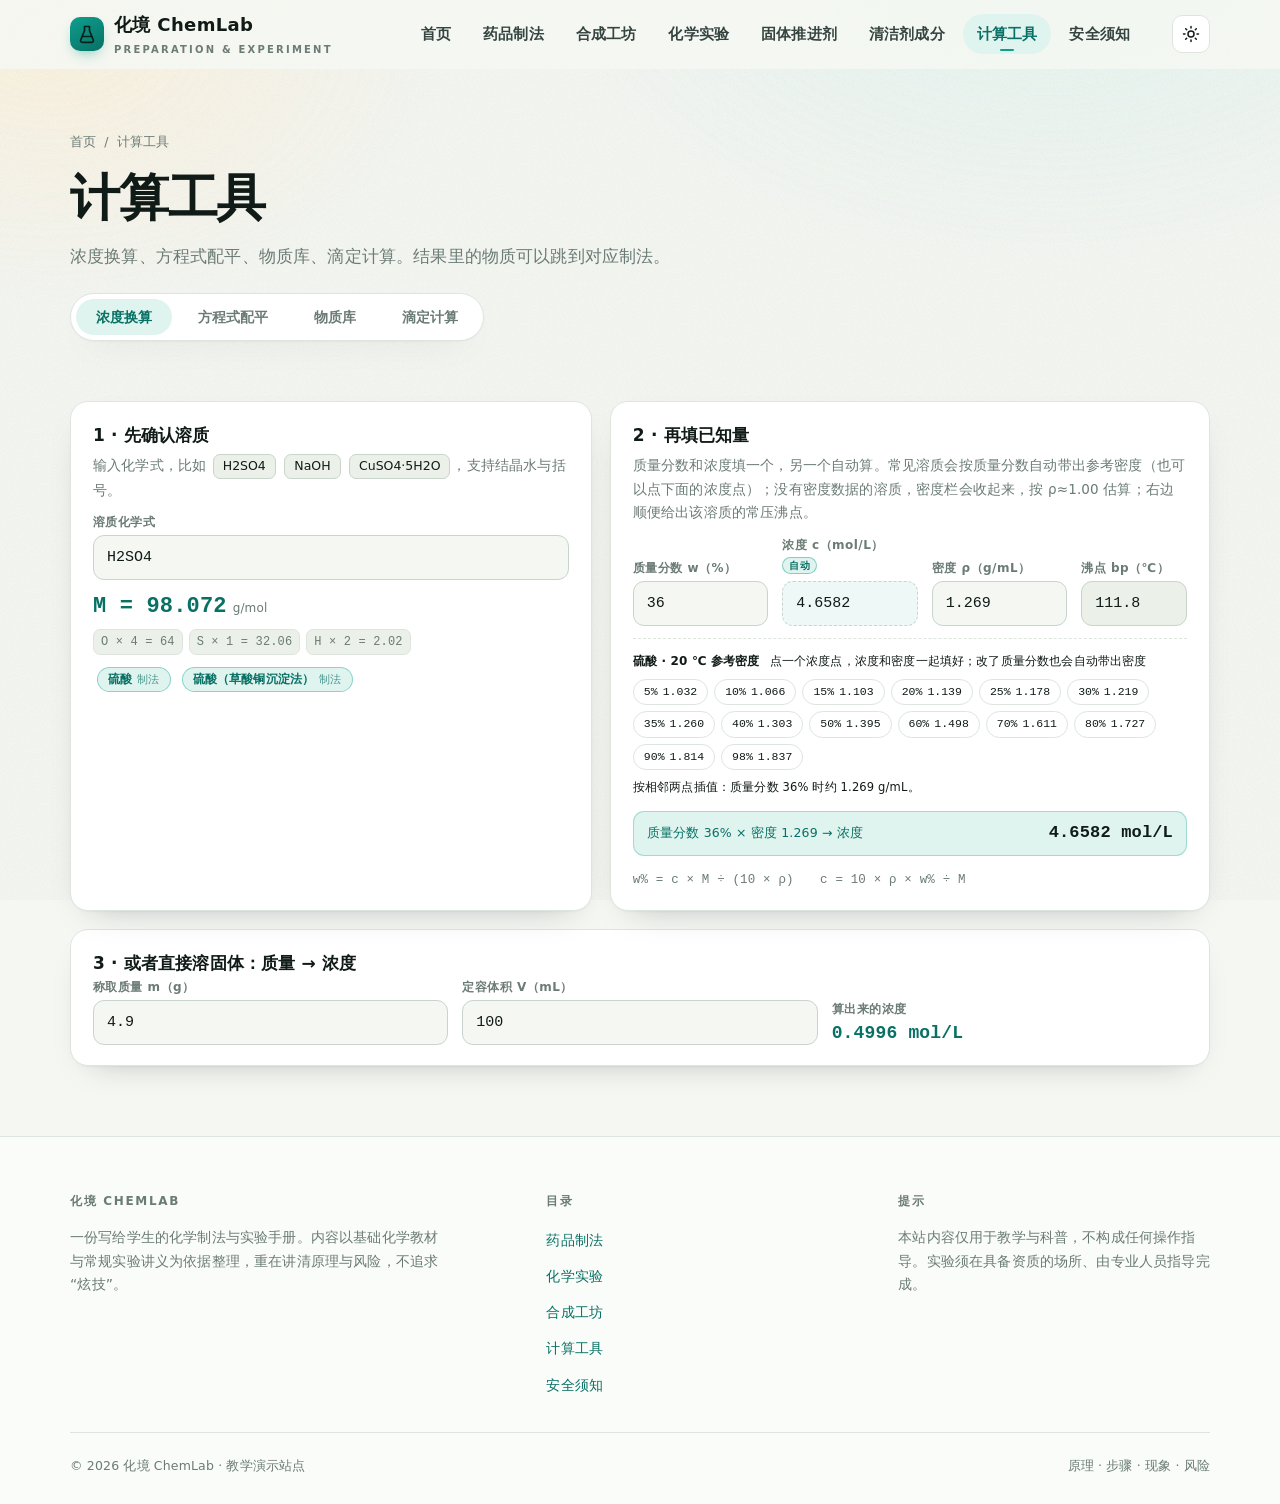
<file: tools.html>
<!DOCTYPE html>
<html lang="zh-CN" data-theme="light">
<head>
<meta charset="UTF-8">
<meta name="viewport" content="width=device-width, initial-scale=1">
<title>计算工具 · 化境 ChemLab</title>
<meta name="description" content="化境 ChemLab 的计算工具：摩尔浓度与质量分数互转（含摩尔质量计算），化学方程式自动配平并给出摩尔比、简化质量比与站内条目跳转。">
<link rel="icon" href="data:image/svg+xml,%3Csvg xmlns='http://www.w3.org/2000/svg' viewBox='0 0 24 24'%3E%3Cpath fill='%230e9f8e' d='M9 2h6v5l4.5 11A2 2 0 0 1 17.6 21H6.4a2 2 0 0 1-1.9-3L9 7V2z'/%3E%3C/svg%3E">
<script>
  (function () {
    try {
      var t = localStorage.getItem("chemlab-theme");
      if (!t) t = window.matchMedia && window.matchMedia("(prefers-color-scheme: dark)").matches ? "dark" : "light";
      document.documentElement.setAttribute("data-theme", t);
    } catch (e) {}
  })();
</script>
<link rel="stylesheet" href="assets/style.css?v=20261115b">
<link rel="stylesheet" href="assets/tools.css?v=20261115b">
<meta name="theme-color" content="#0e9f8e">
<meta name="color-scheme" content="light dark">
<link rel="canonical" href="https://eloncheng0831.github.io/chemlab/tools.html">
</head>
<body>

<header class="nav">
  <div class="wrap nav-inner">
    <a class="brand" href="index.html" aria-label="化境 ChemLab 首页">
      <span class="mark" aria-hidden="true">
        <svg viewBox="0 0 24 24" fill="none" stroke="currentColor" stroke-width="2" stroke-linecap="round" stroke-linejoin="round"><path d="M9 3h6v5l4.5 11A2 2 0 0 1 17.6 22H6.4a2 2 0 0 1-1.9-3L9 8Z"/><path d="M7 15h10"/></svg>
      </span>
      <span>化境 ChemLab<small>Preparation &amp; Experiment</small></span>
    </a>

    <nav class="nav-links" id="nav-links" aria-label="主导航">
      <a href="index.html">首页</a>
      <a href="preparations.html">药品制法</a>
      <a href="forge.html">合成工坊</a>
      <a href="experiments.html">化学实验</a>
      <a href="propellants.html">固体推进剂</a>
      <a href="cleaners.html">清洁剂成分</a>
      <a href="tools.html" aria-current="page">计算工具</a>
      <a href="safety.html">安全须知</a>
    </nav>

    <button class="icon-btn theme-toggle" type="button" aria-label="切换主题">
      <svg class="sun" viewBox="0 0 24 24" fill="none" stroke="currentColor" stroke-width="2" stroke-linecap="round"><circle cx="12" cy="12" r="4"/><path d="M12 2v2M12 20v2M4.9 4.9l1.4 1.4M17.7 17.7l1.4 1.4M2 12h2M20 12h2M4.9 19.1l1.4-1.4M17.7 6.3l1.4-1.4"/></svg>
      <svg class="moon" viewBox="0 0 24 24" fill="none" stroke="currentColor" stroke-width="2" stroke-linecap="round" stroke-linejoin="round"><path d="M21 12.8A9 9 0 1 1 11.2 3a7 7 0 0 0 9.8 9.8Z"/></svg>
    </button>

    <button class="icon-btn nav-toggle" type="button" aria-label="打开菜单" aria-expanded="false" aria-controls="nav-links">
      <svg viewBox="0 0 24 24" fill="none" stroke="currentColor" stroke-width="2" stroke-linecap="round"><path d="M4 7h16M4 12h16M4 17h16"/></svg>
    </button>
  </div>
</header>

<main>
  <section class="page-head">
    <div class="wrap">
      <nav class="breadcrumb" aria-label="面包屑">
        <a href="index.html">首页</a>
        <span>/</span>
        <span>计算工具</span>
      </nav>
      <h1>计算工具</h1>
      <p>浓度换算、方程式配平、物质库、滴定计算。结果里的物质可以跳到对应制法。</p>

      <div class="calc-tabs" role="tablist" aria-label="选择工具">
        <button type="button" class="calc-tab is-on" role="tab" id="tab-conc" aria-selected="true" aria-controls="panel-conc" data-panel="conc">浓度换算</button>
        <button type="button" class="calc-tab" role="tab" id="tab-eq" aria-selected="false" aria-controls="panel-eq" data-panel="eq">方程式配平</button>
        <button type="button" class="calc-tab" role="tab" id="tab-lib" aria-selected="false" aria-controls="panel-lib" data-panel="lib">物质库</button>
        <button type="button" class="calc-tab" role="tab" id="tab-tit" aria-selected="false" aria-controls="panel-tit" data-panel="tit">滴定计算</button>
      </div>
    </div>
  </section>

  <section style="padding-bottom: 30px;">
    <div class="wrap">

      <!-- ---------- 浓度换算 ---------- -->
      <div class="calc-panel is-on" id="panel-conc" role="tabpanel" aria-labelledby="tab-conc">
        <div class="calc-grid">
          <div class="calc-card">
            <h2>1 · 先确认溶质</h2>
            <p class="calc-hint">输入化学式，比如 <button type="button" class="mini" data-fill="H2SO4">H2SO4</button> <button type="button" class="mini" data-fill="NaOH">NaOH</button> <button type="button" class="mini" data-fill="CuSO4·5H2O">CuSO4·5H2O</button>，支持结晶水与括号。</p>
            <label class="calc-field">
              <span>溶质化学式</span>
              <input id="conc-formula" type="text" value="H2SO4" autocomplete="off" spellcheck="false" aria-label="溶质化学式">
            </label>
            <div class="calc-mass" id="conc-mass" aria-live="polite"></div>
          </div>

          <div class="calc-card">
            <h2>2 · 再填已知量</h2>
            <p class="calc-hint">质量分数和浓度填一个，另一个自动算。常见溶质会按质量分数自动带出参考密度（也可以点下面的浓度点）；没有密度数据的溶质，密度栏会收起来，按 ρ≈1.00 估算；右边顺便给出该溶质的常压沸点。</p>
            <div class="calc-row calc-row-4">
              <label class="calc-field">
                <span>质量分数 w（%）</span>
                <input id="conc-w" type="number" min="0.001" max="99.9" step="0.01" inputmode="decimal" aria-label="质量分数百分比">
              </label>
              <label class="calc-field">
                <span>浓度 c（mol/L）</span>
                <input id="conc-c" type="number" min="0.0001" step="0.0001" inputmode="decimal" aria-label="物质的量浓度">
              </label>
              <label class="calc-field" id="conc-rho-field">
                <span>密度 ρ（g/mL）</span>
                <input id="conc-rho" type="number" min="0.05" max="5" step="0.001" value="1.00" inputmode="decimal" aria-label="溶液密度">
              </label>
              <label class="calc-field" id="conc-bp-field">
                <span>沸点 bp（℃）</span>
                <input id="conc-bp" type="text" readonly value="—" tabindex="-1" aria-label="常压沸点">
              </label>
            </div>
            <div class="dens-ref" id="conc-densref" aria-live="polite"></div>
            <div class="calc-out" id="conc-out" aria-live="polite"></div>
            <p class="calc-formula" id="conc-formula-note">w% = c × M ÷ (10 × ρ)　　c = 10 × ρ × w% ÷ M</p>
          </div>
        </div>

        <div class="calc-card calc-card-wide">
          <h2>3 · 或者直接溶固体：质量 → 浓度</h2>
          <div class="calc-row">
            <label class="calc-field">
              <span>称取质量 m（g）</span>
              <input id="diss-m" type="number" min="0.0001" step="0.0001" value="4.9" inputmode="decimal" aria-label="称取质量">
            </label>
            <label class="calc-field">
              <span>定容体积 V（mL）</span>
              <input id="diss-v" type="number" min="0.01" step="0.01" value="100" inputmode="decimal" aria-label="定容体积">
            </label>
            <div class="calc-field">
              <span>算出来的浓度</span>
              <div class="calc-out calc-out-inline" id="diss-out" aria-live="polite"></div>
            </div>
          </div>
        </div>
      
        
</div>

      <!-- ---------- 方程式配平 ---------- -->
      <div class="calc-panel" id="panel-eq" role="tabpanel" aria-labelledby="tab-eq" hidden>
        <div class="calc-card calc-card-wide">
          <h2>输入方程式</h2>
          <p class="calc-hint">
            只写反应物、末尾加 <code>=</code> 就自动补全产物再配平；写全了就用 <code>-&gt;</code> 或 <code>=</code> 分开两边。
            例：<button type="button" class="mini" data-eq="KMnO4 + HCl -> KCl + MnCl2 + Cl2 + H2O">高锰酸钾与盐酸</button>
            <button type="button" class="mini" data-eq="C3H8 + O2 -> CO2 + H2O">丙烷燃烧</button>
            <button type="button" class="mini" data-eq="Fe + O2 -> Fe2O3">铁生锈</button>
            <button type="button" class="mini" data-eq="CuSO4·5H2O -> CuSO4 + H2O">胆矾脱水</button>
          </p>
          <textarea id="eq-input" rows="2" spellcheck="false" aria-label="化学方程式">Fe + O2 =</textarea>
          <div class="calc-actions">
            <button type="button" class="btn btn-accent" id="eq-run">配平</button>
            <span class="calc-status" id="eq-status" aria-live="polite"></span>
          </div>

          <div id="eq-result" aria-live="polite"></div>
        </div>

        <div class="calc-card calc-card-wide" id="eq-bank-card">
          <h2>题库 · 从药品制法与实验中抽题</h2>
          <p class="calc-hint">
            以下方程式全部取自「药品制法」与「化学实验」里的原理栏，共 <b id="eq-bank-count">0</b> 条，每条都已通过配平校验。
            点一条即可填入上方输入框直接配平；也可以先搜物质名或化学式。
          </p>
          <div class="calc-actions eq-bank-tools">
            <input type="search" id="eq-bank-search" class="eq-bank-search" placeholder="搜物质名 / 化学式 / 来源，如 氧气、CuSO4、实验" aria-label="搜索题库">
            <div class="eq-bank-filters" role="group" aria-label="按来源筛选">
              <button type="button" class="mini" data-bank-src="all" aria-pressed="true">全部</button>
              <button type="button" class="mini" data-bank-src="prep" aria-pressed="false">药品制法</button>
              <button type="button" class="mini" data-bank-src="exp" aria-pressed="false">化学实验</button>
            </div>
          </div>
          <div id="eq-bank-list" class="eq-bank-list"></div>
          <p class="calc-hint" id="eq-bank-more-wrap" hidden>
            <button type="button" class="mini" id="eq-bank-more">再显示 30 条</button>
            <span id="eq-bank-shown"></span>
          </p>
        </div>
      
        
</div>

  
      <!-- ---------- 滴定计算 ---------- -->
      <div class="calc-panel" id="panel-tit" role="tabpanel" aria-labelledby="tab-tit" hidden>
        <div class="calc-grid">
          <div class="calc-card">
            <h2>1 · 滴定数据</h2>
            <p class="calc-hint">按 c₁V₁/ν₁ = c₂V₂/ν₂ 计算。计量比填「待测 : 标准液」，例如 NaOH 滴定 HCl 填 1 : 1，Na₂CO₃ 滴定 HCl 填 1 : 2。</p>
            <div class="calc-row">
              <label class="calc-field">
                <span>标准液浓度 c<sub>标</sub> (mol/L)</span>
                <input id="tit-c" type="number" inputmode="decimal" step="0.0001" min="0" value="0.1">
              </label>
              <label class="calc-field">
                <span>消耗标准液 V<sub>标</sub> (mL)</span>
                <input id="tit-v" type="number" inputmode="decimal" step="0.01" min="0" value="20.00">
              </label>
            </div>
            <div class="calc-row">
              <label class="calc-field">
                <span>待测液取样体积 (mL)</span>
                <input id="tit-vx" type="number" inputmode="decimal" step="0.01" min="0" value="25.00">
              </label>
              <label class="calc-field">
                <span>计量比（待测 : 标准）</span>
                <span class="tit-ratio">
                  <input id="tit-a" type="number" inputmode="numeric" step="1" min="1" value="1" aria-label="待测物计量数">
                  <span>:</span>
                  <input id="tit-b" type="number" inputmode="numeric" step="1" min="1" value="2" aria-label="标准液计量数">
                </span>
              </label>
            </div>
            <div class="calc-row">
              <label class="calc-field">
                <span>待测物摩尔质量 M (g/mol，可选)</span>
                <input id="tit-m" type="number" inputmode="decimal" step="0.01" min="0" placeholder="例如 40.00（NaOH）">
              </label>
              <label class="calc-field">
                <span>取样质量 (g，可选，算纯度)</span>
                <input id="tit-ms" type="number" inputmode="decimal" step="0.0001" min="0" placeholder="例如 1.0000">
              </label>
            </div>
          </div>
          <div class="calc-card">
            <h2>2 · 计算结果</h2>
            <p class="calc-hint">只做计量关系换算，不考虑指示剂误差、终点判断与副反应；实际滴定要按实验规程做平行测定。</p>
            <div id="tit-out" class="calc-out" aria-live="polite"></div>
            <div id="tit-steps" class="tit-steps"></div>
          </div>
        </div>
      </div>
      <!-- ---------- 物质库 ---------- -->
      <div class="calc-panel" id="panel-lib" role="tabpanel" aria-labelledby="tab-lib" hidden>
        <div class="calc-card">
          <h2>试剂物质库 · <span id="lib-count">—</span> 条</h2>
          <p class="calc-hint">收录常见无机盐、酸碱、氧化物、单质、有机物与俗名试剂。分子量由化学式实时算，点「填进换算」把化学式送进浓度换算。</p>
          <label class="calc-field">
            <span>搜索</span>
            <input id="lib-search" type="search" placeholder="中文名或化学式，例如 硫酸 / Na2CO3" autocomplete="off" aria-label="搜索物质">
          </label>
          <div id="lib-list" class="lib-list" aria-live="polite"></div>
          <div class="calc-actions"><button type="button" class="btn btn-ghost" id="lib-more" hidden>显示更多</button></div>
        </div>
                  <p class="calc-note">
      用标准原子量计算，只保证原子守恒与计量关系，不判断反应能否发生、条件与速率；跳转仅为站内资料关联。
    </p>
    </div>
  </section>
</div>
</main>

<footer class="footer">
  <div class="wrap">
    <div class="footer-grid">
      <div>
        <h5>化境 ChemLab</h5>
        <p>一份写给学生的化学制法与实验手册。内容以基础化学教材与常规实验讲义为依据整理，重在讲清原理与风险，不追求“炫技”。</p>
      </div>
      <div>
        <h5>目录</h5>
        <ul>
          <li><a href="preparations.html">药品制法</a></li>
          <li><a href="experiments.html">化学实验</a></li>
          <li><a href="forge.html">合成工坊</a></li>
          <li><a href="tools.html">计算工具</a></li>
          <li><a href="safety.html">安全须知</a></li>
        </ul>
      </div>
      <div>
        <h5>提示</h5>
        <p>本站内容仅用于教学与科普，不构成任何操作指导。实验须在具备资质的场所、由专业人员指导完成。</p>
      </div>
    </div>
    <div class="footer-bottom">
      <span>© <span data-year>2026</span> 化境 ChemLab · 教学演示站点</span>
      <span>原理 · 步骤 · 现象 · 风险</span>
    </div>
  </div>
</footer>

<script src="assets/data-index.js?v=20261115b" defer></script>
<script src="assets/chem-core.js?v=20261115b" defer></script>
  <script src="assets/reaction-rules.js?v=20261115b" defer></script>
<script src="assets/data-reactions.js?v=20261115b" defer></script>
<script src="assets/data-substances.js?v=20261122a" defer></script>
<script src="assets/data-equations.js?v=20261122a" defer></script>
<script src="assets/tools.js?v=20261122a" defer></script>
<script>
  (function () {
    var root = document.documentElement;
    try {
      var t = localStorage.getItem("chemlab-theme");
      if (t) root.setAttribute("data-theme", t);
    } catch (e) {}
    document.querySelectorAll(".theme-toggle").forEach(function (btn) {
      btn.addEventListener("click", function () {
        var next = root.getAttribute("data-theme") === "dark" ? "light" : "dark";
        root.setAttribute("data-theme", next);
        try { localStorage.setItem("chemlab-theme", next); } catch (e) {}
      });
    });
    var toggle = document.querySelector(".nav-toggle");
    var links = document.querySelector(".nav-links");
    if (toggle && links) {
      toggle.addEventListener("click", function () {
        var open = links.classList.toggle("is-open");
        toggle.setAttribute("aria-expanded", open ? "true" : "false");
      });
    }
    var nav = document.querySelector(".nav");
    if (nav) {
      var onScroll = function () { nav.classList.toggle("is-scrolled", window.scrollY > 8); };
      onScroll();
      window.addEventListener("scroll", onScroll, { passive: true });
    }
    document.querySelectorAll("[data-year]").forEach(function (el) {
      el.textContent = new Date().getFullYear();
    });
  })();
</script>
</body>
</html>
</file>
<file: assets/style.css>
/* ============================================================
   化境 ChemLab — 静态站点样式
   ============================================================ */

:root {
  --bg: #f5f7f3;
  --bg-soft: #ebf0e9;
  --surface: #ffffff;
  --surface-2: #fafcf9;
  --ink: #101a17;
  --ink-2: #35443f;
  --muted: #6b7b75;
  --line: #dee5df;
  --line-strong: #c9d4cd;
  --accent: #0e9f8e;
  --accent-deep: #087064;
  --accent-soft: #dff4ef;
  --warn: #d8503a;
  --warn-soft: #fdeae6;
  --amber: #a9761a;
  --amber-soft: #fbf1db;
  --ok: #2c8a58;
  --ok-soft: #e4f4ea;
  --radius: 18px;
  --radius-sm: 12px;
  --shadow: 0 1px 2px rgba(16, 26, 23, 0.04), 0 14px 34px -22px rgba(16, 26, 23, 0.35);
  --shadow-lift: 0 2px 4px rgba(16, 26, 23, 0.05), 0 24px 48px -24px rgba(16, 26, 23, 0.32);
  --mono: "Cascadia Code", "JetBrains Mono", Consolas, "Courier New", monospace;
  --sans: "Segoe UI", "PingFang SC", "Hiragino Sans GB", "Microsoft YaHei", system-ui, -apple-system, sans-serif;
  --maxw: 1180px;
}

[data-theme="dark"] {
  --bg: #080f0d;
  --bg-soft: #0d1614;
  --surface: #101a17;
  --surface-2: #0c1513;
  --ink: #e8f2ee;
  --ink-2: #c3d3cd;
  --muted: #8ba09a;
  --line: #20302b;
  --line-strong: #2c403a;
  --accent: #3fd9c0;
  --accent-deep: #7ff0dc;
  --accent-soft: #0f2f2a;
  --warn: #ff7a62;
  --warn-soft: #2c1714;
  --amber: #e6b45c;
  --amber-soft: #2a2113;
  --ok: #5fd694;
  --ok-soft: #0f2a1c;
  --shadow: 0 1px 2px rgba(0, 0, 0, 0.4), 0 18px 40px -24px rgba(0, 0, 0, 0.8);
  --shadow-lift: 0 2px 6px rgba(0, 0, 0, 0.5), 0 30px 60px -28px rgba(0, 0, 0, 0.9);
}

* { box-sizing: border-box; }

html {
  scroll-behavior: smooth;
  -webkit-text-size-adjust: 100%;
}

body {
  margin: 0;
  background: var(--bg);
  color: var(--ink);
  font-family: var(--sans);
  font-size: 16px;
  line-height: 1.7;
  letter-spacing: 0.01em;
  -webkit-font-smoothing: antialiased;
  overflow-x: hidden;
}

body::before {
  content: "";
  position: fixed;
  inset: 0;
  z-index: -1;
  pointer-events: none;
  background:
    radial-gradient(46rem 30rem at 82% -8%, var(--accent-soft), transparent 70%),
    radial-gradient(38rem 26rem at 4% 4%, var(--amber-soft), transparent 65%);
  opacity: 0.85;
}

img, svg { display: block; max-width: 100%; }
a { color: inherit; text-decoration: none; }
button { font: inherit; color: inherit; }

h1, h2, h3, h4 {
  margin: 0;
  line-height: 1.22;
  letter-spacing: -0.01em;
  font-weight: 700;
}

p { margin: 0; }

::selection { background: var(--accent); color: #03211c; }

:focus-visible {
  outline: 2px solid var(--accent);
  outline-offset: 3px;
  border-radius: 6px;
}

.wrap {
  width: 100%;
  max-width: var(--maxw);
  margin-inline: auto;
  padding-inline: 24px;
}

/* ---------------- 导航 ---------------- */
.nav {
  position: sticky;
  top: 0;
  z-index: 60;
  backdrop-filter: blur(14px) saturate(140%);
  -webkit-backdrop-filter: blur(14px) saturate(140%);
  background: color-mix(in srgb, var(--bg) 82%, transparent);
  border-bottom: 1px solid transparent;
  transition: border-color 0.25s, background 0.25s;
}

.nav.is-scrolled {
  border-bottom-color: var(--line);
  background: color-mix(in srgb, var(--bg) 92%, transparent);
}

.nav-inner {
  display: flex;
  align-items: center;
  gap: 28px;
  height: 68px;
}

.brand {
  display: flex;
  align-items: center;
  gap: 10px;
  font-weight: 800;
  font-size: 18px;
  letter-spacing: 0.02em;
  margin-right: auto;
}

.brand .mark {
  width: 34px;
  height: 34px;
  display: grid;
  place-items: center;
  border-radius: 10px;
  background: linear-gradient(150deg, var(--accent), var(--accent-deep));
  color: #04211c;
  box-shadow: 0 6px 16px -8px var(--accent);
}

.brand .mark svg { width: 20px; height: 20px; }

.brand small {
  display: block;
  font-size: 10px;
  font-weight: 600;
  letter-spacing: 0.22em;
  text-transform: uppercase;
  color: var(--muted);
}

.nav-links {
  display: flex;
  align-items: center;
  gap: 4px;
}

.nav-links a {
  padding: 8px 14px;
  border-radius: 999px;
  font-size: 14.5px;
  font-weight: 600;
  color: var(--ink-2);
  transition: background 0.18s, color 0.18s;
}

.nav-links a:hover { background: var(--surface); color: var(--ink); }
.nav-links a[aria-current="page"] { background: var(--accent-soft); color: var(--accent-deep); }

.icon-btn {
  width: 38px;
  height: 38px;
  display: grid;
  place-items: center;
  border-radius: 10px;
  border: 1px solid var(--line);
  background: var(--surface);
  cursor: pointer;
  transition: border-color 0.18s, transform 0.18s, background 0.18s;
}

.icon-btn:hover { border-color: var(--accent); transform: translateY(-1px); }
.icon-btn svg { width: 18px; height: 18px; }

.theme-toggle .moon { display: none; }
[data-theme="dark"] .theme-toggle .sun { display: none; }
[data-theme="dark"] .theme-toggle .moon { display: block; }

.nav-toggle { display: none; }

@media (max-width: 860px) {
  .nav-links {
    position: absolute;
    top: 100%;
    left: 12px;
    right: 12px;
    flex-direction: column;
    align-items: stretch;
    gap: 2px;
    padding: 10px;
    background: var(--surface);
    border: 1px solid var(--line);
    border-radius: 16px;
    box-shadow: var(--shadow-lift);
    display: none;
  }
  .nav-links.is-open { display: flex; }
  .nav-links a { padding: 12px 14px; border-radius: 10px; font-size: 16px; }
  .nav-toggle { display: grid; }
}

/* ---------------- 通用块 ---------------- */
.eyebrow {
  display: inline-flex;
  align-items: center;
  gap: 8px;
  font-size: 12px;
  font-weight: 700;
  letter-spacing: 0.16em;
  text-transform: uppercase;
  color: var(--accent-deep);
}

.eyebrow::before {
  content: "";
  width: 22px;
  height: 1px;
  background: currentColor;
  opacity: 0.6;
}

.section { padding: 86px 0; }
.section-head { max-width: 720px; margin-bottom: 42px; }
.section-head h2 { font-size: clamp(26px, 3.4vw, 38px); margin: 14px 0 12px; }
.section-head p { color: var(--muted); font-size: 16.5px; }

.lede { font-size: 17px; color: var(--ink-2); }

.btn {
  display: inline-flex;
  align-items: center;
  gap: 9px;
  padding: 12px 22px;
  border-radius: 999px;
  font-weight: 650;
  font-size: 15px;
  border: 1px solid transparent;
  cursor: pointer;
  transition: transform 0.18s, box-shadow 0.18s, background 0.18s, border-color 0.18s;
}

.btn svg { width: 17px; height: 17px; }
.btn-primary { background: var(--ink); color: var(--bg); }
.btn-primary:hover { transform: translateY(-2px); box-shadow: 0 14px 30px -16px var(--ink); }
[data-theme="dark"] .btn-primary { background: var(--accent); color: #04211c; }
.btn-ghost { border-color: var(--line-strong); background: var(--surface); color: var(--ink); }
.btn-ghost:hover { border-color: var(--accent); color: var(--accent-deep); transform: translateY(-2px); }

/* ---------------- 英雄区 ---------------- */
.hero {
  padding: 74px 0 60px;
  position: relative;
}

.hero-grid {
  display: grid;
  grid-template-columns: 1.08fr 0.92fr;
  gap: 56px;
  align-items: center;
}

.hero h1 {
  font-size: clamp(38px, 6vw, 68px);
  letter-spacing: -0.03em;
  line-height: 1.05;
  margin: 20px 0 22px;
}

.hero h1 em {
  font-style: normal;
  background: linear-gradient(100deg, var(--accent), var(--accent-deep) 60%, var(--amber));
  -webkit-background-clip: text;
  background-clip: text;
  color: transparent;
}

.hero p.lede { max-width: 46ch; font-size: 17.5px; }

.hero-actions { display: flex; flex-wrap: wrap; gap: 12px; margin-top: 30px; }

.hero-stats {
  display: flex;
  gap: 34px;
  margin-top: 44px;
  padding-top: 26px;
  border-top: 1px solid var(--line);
}

.hero-stats .num {
  font-family: var(--mono);
  font-size: 26px;
  font-weight: 600;
  letter-spacing: -0.02em;
  display: block;
  line-height: 1.1;
}

.hero-stats .lbl { font-size: 12.5px; color: var(--muted); letter-spacing: 0.06em; }

/* 烧瓶插画 */
.flask-stage {
  position: relative;
  display: grid;
  place-items: center;
  min-height: 420px;
}

.flask-stage::before {
  content: "";
  position: absolute;
  width: 78%;
  aspect-ratio: 1;
  border-radius: 50%;
  background: radial-gradient(circle at 50% 45%, var(--accent-soft), transparent 68%);
  filter: blur(6px);
  animation: glow-pulse 6.5s ease-in-out infinite;
}

@keyframes glow-pulse {
  0%, 100% { opacity: .55; transform: scale(1); }
  50% { opacity: .95; transform: scale(1.07); }
}

.flask {
  width: min(100%, 380px);
  position: relative;
  z-index: 1;
  animation: flask-sway 9s ease-in-out infinite;
  transform-origin: 50% 88%;
  filter: drop-shadow(0 18px 34px rgba(0, 0, 0, 0.18));
}
.flask .liquid { animation: liquid 6s ease-in-out infinite; transform-origin: 100px 210px; }
.flask .surface { animation: surface 4.2s ease-in-out infinite; transform-origin: 100px 166px; }

/* 气泡：越往上越大、左右微摆，节奏各不相同 */
.flask .bubble { animation: rise 3.6s linear infinite; opacity: 0; }
.flask .bubble:nth-of-type(2) { animation-delay: .2s; animation-duration: 3.9s; }
.flask .bubble:nth-of-type(3) { animation-delay: .9s; animation-duration: 3.2s; }
.flask .bubble:nth-of-type(4) { animation-delay: 1.6s; animation-duration: 4.3s; }
.flask .bubble:nth-of-type(5) { animation-delay: 2.3s; animation-duration: 3.4s; }
.flask .bubble:nth-of-type(6) { animation-delay: .55s; animation-duration: 4.6s; }
.flask .bubble:nth-of-type(7) { animation-delay: 1.25s; animation-duration: 3.1s; }
.flask .bubble:nth-of-type(8) { animation-delay: 2.85s; animation-duration: 4.1s; }
.flask .bubble:nth-of-type(9) { animation-delay: 1.95s; animation-duration: 3.7s; }

@keyframes flask-sway {
  0%, 100% { transform: translateY(0) rotate(-.5deg); }
  50% { transform: translateY(-7px) rotate(.5deg); }
}

@keyframes liquid {
  0%, 100% { transform: rotate(0deg) scaleY(1); }
  50% { transform: rotate(-1.2deg) scaleY(1.02); }
}

@keyframes surface {
  0%, 100% { transform: scaleX(1) translateY(0); opacity: .46; }
  50% { transform: scaleX(1.06) translateY(-2px); opacity: .74; }
}

@keyframes rise {
  0% { transform: translate(0, 0) scale(.45); opacity: 0; }
  12% { opacity: .95; }
  55% { transform: translate(3px, -36px) scale(1); opacity: .75; }
  100% { transform: translate(-4px, -76px) scale(1.25); opacity: 0; }
}

@media (prefers-reduced-motion: reduce) {
  .flask, .flask .liquid, .flask .surface, .flask .bubble { animation: none; }
  .flask .bubble { opacity: .5; }
}

/* 元素带 */
.element-strip {
  border-block: 1px solid var(--line);
  background: var(--surface-2);
  overflow: hidden;
  padding: 14px 0;
  position: relative;
}

.element-strip::before,
.element-strip::after {
  content: "";
  position: absolute;
  top: 0;
  bottom: 0;
  width: 90px;
  z-index: 2;
  pointer-events: none;
}

.element-strip::before { left: 0; background: linear-gradient(90deg, var(--surface-2), transparent); }
.element-strip::after { right: 0; background: linear-gradient(270deg, var(--surface-2), transparent); }

.element-track {
  display: flex;
  gap: 10px;
  width: max-content;
  animation: slide 46s linear infinite;
}

.element-strip:hover .element-track { animation-play-state: paused; }

@keyframes slide {
  from { transform: translateX(0); }
  to { transform: translateX(-50%); }
}

.el {
  width: 62px;
  height: 62px;
  flex: none;
  border: 1px solid var(--line);
  border-radius: 10px;
  background: var(--surface);
  display: grid;
  align-content: center;
  justify-items: center;
  gap: 1px;
  font-family: var(--mono);
  transition: transform 0.2s, border-color 0.2s;
}

.el:hover { transform: translateY(-3px); border-color: var(--accent); }
.el b { font-size: 17px; font-weight: 700; }
.el i { font-style: normal; font-size: 10px; color: var(--muted); }
.el span { font-size: 9px; color: var(--muted); letter-spacing: 0.04em; }

/* ---------------- 卡片 ---------------- */
.grid {
  display: grid;
  grid-template-columns: repeat(auto-fill, minmax(288px, 1fr));
  gap: 18px;
}
.grid-more {
  grid-column: 1 / -1;
  justify-self: center;
  margin-top: 4px;
  padding: 10px 24px;
  border: 1px dashed var(--line-strong);
  border-radius: 999px;
  background: var(--surface);
  color: var(--ink-2);
  font: inherit;
  font-size: 13px;
  cursor: pointer;
}
.grid-more:hover { border-color: var(--accent); color: var(--accent-deep); }

.card {
  position: relative;
  display: flex;
  flex-direction: column;
  gap: 12px;
  padding: 22px 22px 20px;
  background: var(--surface);
  border: 1px solid var(--line);
  border-radius: var(--radius);
  box-shadow: var(--shadow);
  cursor: pointer;
  text-align: left;
  transition: transform 0.22s cubic-bezier(0.2, 0.7, 0.3, 1), box-shadow 0.22s, border-color 0.22s;
  overflow: hidden;
}

.card::after {
  content: "";
  position: absolute;
  inset: auto -30% -60% -30%;
  height: 120px;
  background: radial-gradient(ellipse at center, var(--accent-soft), transparent 70%);
  opacity: 0;
  transition: opacity 0.3s;
  pointer-events: none;
}

.card:hover,
.card:focus-visible {
  transform: translateY(-4px);
  border-color: color-mix(in srgb, var(--accent) 55%, var(--line));
  box-shadow: var(--shadow-lift);
}

.card:hover::after { opacity: 1; }

.card-top {
  display: flex;
  align-items: center;
  gap: 8px;
  justify-content: space-between;
}

.cat {
  font-size: 11px;
  font-weight: 700;
  letter-spacing: 0.1em;
  color: var(--accent-deep);
  background: var(--accent-soft);
  padding: 4px 10px;
  border-radius: 999px;
}

.hz {
  font-size: 11px;
  font-weight: 700;
  letter-spacing: 0.04em;
  padding: 4px 9px;
  border-radius: 999px;
  border: 1px solid;
  display: inline-flex;
  align-items: center;
  gap: 5px;
  white-space: nowrap;
}

.hz::before {
  content: "";
  width: 6px;
  height: 6px;
  border-radius: 50%;
  background: currentColor;
}

.hz-1 { color: var(--ok); background: var(--ok-soft); border-color: color-mix(in srgb, var(--ok) 26%, transparent); }
.hz-2 { color: var(--amber); background: var(--amber-soft); border-color: color-mix(in srgb, var(--amber) 30%, transparent); }
.hz-3 { color: var(--warn); background: var(--warn-soft); border-color: color-mix(in srgb, var(--warn) 32%, transparent); }

.diff {
  font-size: 11px;
  font-weight: 700;
  letter-spacing: 0.03em;
  padding: 4px 9px;
  border-radius: 999px;
  border: 1px solid var(--line);
  background: var(--surface-2);
  color: var(--muted);
  display: inline-flex;
  align-items: center;
  gap: 5px;
  white-space: nowrap;
}

.diff::before {
  content: "";
  width: 6px;
  height: 6px;
  border-radius: 2px;
  background: currentColor;
}

.diff-1 { color: var(--ok); border-color: color-mix(in srgb, var(--ok) 26%, transparent); background: var(--ok-soft); }
.diff-2 { color: var(--accent-deep); border-color: color-mix(in srgb, var(--accent) 30%, transparent); background: var(--accent-soft); }
.diff-3 { color: var(--warn); border-color: color-mix(in srgb, var(--warn) 30%, transparent); background: var(--warn-soft); }

/* 卡片标签区里的难度胶囊要压过 .card .tags span 的通用样式 */
.card .tags .diff { padding: 3px 9px; font-weight: 700; }
.card .tags .diff-1 { color: var(--ok); border-color: color-mix(in srgb, var(--ok) 26%, transparent); background: var(--ok-soft); }
.card .tags .diff-2 { color: var(--accent-deep); border-color: color-mix(in srgb, var(--accent) 30%, transparent); background: var(--accent-soft); }
.card .tags .diff-3 { color: var(--warn); border-color: color-mix(in srgb, var(--warn) 30%, transparent); background: var(--warn-soft); }

.card h3 { font-size: 19px; letter-spacing: -0.01em; }

.card .eq {
  font-family: var(--mono);
  font-size: 12.5px;
  line-height: 1.65;
  color: var(--ink-2);
  background: var(--surface-2);
  border: 1px solid var(--line);
  border-radius: 8px;
  padding: 8px 10px;
  overflow-x: auto;
  white-space: nowrap;
  scrollbar-width: thin;
}

.card .desc {
  font-size: 14px;
  color: var(--muted);
  display: -webkit-box;
  -webkit-line-clamp: 2;
  -webkit-box-orient: vertical;
  overflow: hidden;
}

.card .foot {
  margin-top: auto;
  padding-top: 6px;
  display: flex;
  align-items: center;
  justify-content: space-between;
  font-size: 12.5px;
  font-weight: 650;
  color: var(--accent-deep);
}

.card .foot svg { width: 15px; height: 15px; transition: transform 0.2s; }
.card:hover .foot svg { transform: translateX(4px); }

.card .tags { display: flex; flex-wrap: wrap; gap: 6px; }
.card .tags span {
  font-size: 11px;
  color: var(--muted);
  border: 1px solid var(--line);
  border-radius: 999px;
  padding: 2px 8px;
}

/* ---------------- 工具条 / 过滤 ---------------- */
.toolbar {
  display: flex;
  flex-wrap: wrap;
  align-items: center;
  gap: 14px;
  margin-bottom: 26px;
}

.search {
  position: relative;
  flex: 1 1 268px;
  max-width: 380px;
}

.search svg {
  position: absolute;
  left: 14px;
  top: 50%;
  transform: translateY(-50%);
  width: 17px;
  height: 17px;
  color: var(--muted);
  pointer-events: none;
}

.search input {
  width: 100%;
  padding: 12px 14px 12px 41px;
  border-radius: 999px;
  border: 1px solid var(--line);
  background: var(--surface);
  color: var(--ink);
  font: inherit;
  font-size: 14.5px;
  transition: border-color 0.18s, box-shadow 0.18s;
}

.search input::placeholder { color: var(--muted); }
.search input:focus {
  outline: none;
  border-color: var(--accent);
  box-shadow: 0 0 0 3px color-mix(in srgb, var(--accent) 18%, transparent);
}

.chips { display: flex; flex-wrap: wrap; gap: 7px; }

.chip {
  padding: 8px 14px;
  border-radius: 999px;
  border: 1px solid var(--line);
  background: var(--surface);
  font-size: 13px;
  font-weight: 600;
  color: var(--ink-2);
  cursor: pointer;
  transition: all 0.16s;
}

.chip:hover { border-color: var(--line-strong); color: var(--ink); }
.chip[aria-pressed="true"] {
  background: var(--ink);
  border-color: var(--ink);
  color: var(--bg);
}

[data-theme="dark"] .chip[aria-pressed="true"] { background: var(--accent); border-color: var(--accent); color: #04211c; }

.result-note { font-size: 13px; color: var(--muted); margin-left: auto; }

.empty {
  grid-column: 1 / -1;
  text-align: center;
  padding: 64px 20px;
  color: var(--muted);
  border: 1px dashed var(--line-strong);
  border-radius: var(--radius);
  background: var(--surface-2);
}

.empty b { display: block; color: var(--ink); font-size: 17px; margin-bottom: 6px; }

/* ---------------- 详情弹层 ---------------- */
dialog.sheet {
  width: min(880px, calc(100vw - 32px));
  max-height: min(88vh, 900px);
  padding: 0;
  border: 1px solid var(--line);
  border-radius: 22px;
  background: var(--surface);
  color: var(--ink);
  box-shadow: 0 40px 100px -40px rgba(0, 0, 0, 0.6);
  overflow: hidden;
}

dialog.sheet::backdrop {
  background: rgba(6, 14, 12, 0.55);
  backdrop-filter: blur(5px);
}

.sheet-shell {
  display: flex;
  flex-direction: column;
  max-height: min(88vh, 900px);
}

.sheet-head {
  position: sticky;
  top: 0;
  z-index: 2;
  display: flex;
  align-items: flex-start;
  gap: 16px;
  padding: 24px 26px 20px;
  background: var(--surface);
  border-bottom: 1px solid var(--line);
}

.sheet-head h3 { font-size: clamp(21px, 2.6vw, 26px); }
.sheet-head .sub {
  margin-top: 6px;
  font-family: var(--mono);
  font-size: 13px;
  color: var(--muted);
  word-break: break-word;
}

.sheet-head .meta { display: flex; gap: 8px; margin-top: 12px; flex-wrap: wrap; }

.sheet-title-wrap { flex: 1; min-width: 0; }

.sheet-close {
  margin-left: auto;
  flex: none;
  width: 36px;
  height: 36px;
  border-radius: 50%;
  border: 1px solid var(--line);
  background: var(--surface-2);
  display: grid;
  place-items: center;
  cursor: pointer;
  transition: background 0.18s, transform 0.18s;
}

.sheet-close:hover { background: var(--bg-soft); transform: rotate(90deg); }
.sheet-close svg { width: 16px; height: 16px; }

.sheet-body {
  overflow-y: auto;
  min-height: 0;
  padding: 24px 26px 34px;
  display: grid;
  gap: 26px;
  overscroll-behavior: contain;
}

.block h4 {
  display: flex;
  align-items: center;
  gap: 9px;
  font-size: 12px;
  font-weight: 800;
  letter-spacing: 0.14em;
  text-transform: uppercase;
  color: var(--muted);
  margin-bottom: 12px;
}

.block h4::before {
  content: "";
  width: 3px;
  height: 13px;
  border-radius: 2px;
  background: var(--accent);
}

.block .body-text { color: var(--ink-2); font-size: 15.5px; }

.eqs { display: grid; gap: 8px; }

.eqline {
  font-family: var(--mono);
  font-size: 13.5px;
  line-height: 1.6;
  padding: 12px 14px;
  border-radius: 10px;
  background: var(--surface-2);
  border: 1px solid var(--line);
  border-left: 3px solid var(--accent);
  overflow-x: auto;
  white-space: pre-wrap;
  word-break: break-word;
}

.two-col { display: grid; grid-template-columns: 1fr 1fr; gap: 18px; }

.list-plain { margin: 0; padding: 0; list-style: none; display: grid; gap: 8px; }

.list-plain li {
  display: flex;
  gap: 9px;
  font-size: 14.5px;
  color: var(--ink-2);
  line-height: 1.6;
}

.list-plain li::before {
  content: "";
  flex: none;
  width: 5px;
  height: 5px;
  margin-top: 9px;
  border-radius: 50%;
  background: var(--line-strong);
}

.steps { list-style: none; margin: 0; padding: 0; counter-reset: step; display: grid; gap: 12px; }

.steps li {
  position: relative;
  counter-increment: step;
  padding-left: 40px;
  font-size: 15px;
  color: var(--ink-2);
  line-height: 1.65;
}

.steps li::before {
  content: counter(step, decimal-leading-zero);
  position: absolute;
  left: 0;
  top: 1px;
  width: 27px;
  height: 27px;
  display: grid;
  place-items: center;
  border-radius: 8px;
  background: var(--accent-soft);
  color: var(--accent-deep);
  font-family: var(--mono);
  font-size: 11.5px;
  font-weight: 700;
}

.callout {
  display: flex;
  gap: 12px;
  padding: 14px 16px;
  border-radius: 12px;
  font-size: 14.5px;
  line-height: 1.65;
  border: 1px solid;
}

.callout svg { width: 18px; height: 18px; flex: none; margin-top: 2px; }
.callout-warn { background: var(--warn-soft); border-color: color-mix(in srgb, var(--warn) 30%, transparent); color: var(--warn); }
.callout-warn .callout-text { color: var(--ink-2); }
.callout-ok { background: var(--ok-soft); border-color: color-mix(in srgb, var(--ok) 26%, transparent); color: var(--ok); }
.callout-ok .callout-text { color: var(--ink-2); }

/* ---------------- 首页其他区块 ---------------- */
.split {
  display: grid;
  grid-template-columns: 0.9fr 1.1fr;
  gap: 48px;
  align-items: start;
}

.feature-list { display: grid; gap: 2px; }

.feature-item {
  display: grid;
  grid-template-columns: 44px 1fr;
  gap: 16px;
  padding: 18px 0;
  border-bottom: 1px solid var(--line);
}

.feature-item:first-child { border-top: 1px solid var(--line); }

.feature-item .idx {
  font-family: var(--mono);
  font-size: 12px;
  color: var(--muted);
  padding-top: 3px;
}

.feature-item h4 { font-size: 16px; margin-bottom: 4px; }
.feature-item p { font-size: 14px; color: var(--muted); }

.banner {
  position: relative;
  overflow: hidden;
  border-radius: 26px;
  padding: 44px 46px;
  background: linear-gradient(130deg, #0b2a25, #123f36 55%, #0d2f2a);
  color: #e9fff8;
  display: grid;
  grid-template-columns: 1fr auto;
  gap: 32px;
  align-items: center;
}

.banner::before {
  content: "";
  position: absolute;
  inset: -40% -10% auto auto;
  width: 420px;
  height: 420px;
  border-radius: 50%;
  background: radial-gradient(circle, rgba(63, 217, 192, 0.28), transparent 65%);
  pointer-events: none;
}

.banner h3 { font-size: clamp(22px, 3vw, 30px); margin-bottom: 12px; }
.banner p { color: rgba(233, 255, 248, 0.74); font-size: 15px; max-width: 56ch; }
.banner .btn-primary { background: #eafff9; color: #06241f; }
.banner .btn-primary:hover { box-shadow: 0 16px 34px -18px #eafff9; }

/* ---------------- 页头 ---------------- */
.page-head { padding: 62px 0 34px; }
.page-head h1 { font-size: clamp(32px, 5vw, 50px); letter-spacing: -0.025em; margin: 16px 0 14px; }
.page-head p { color: var(--muted); max-width: 62ch; font-size: 16.5px; }

.breadcrumb {
  display: flex;
  align-items: center;
  gap: 8px;
  font-size: 12.5px;
  color: var(--muted);
  margin-bottom: 4px;
}

.breadcrumb a:hover { color: var(--accent-deep); }

/* ---------------- 安全页 ---------------- */
.prose { max-width: 74ch; }
.prose h2 { font-size: clamp(24px, 3.2vw, 32px); margin: 52px 0 16px; scroll-margin-top: 90px; }
.prose h2:first-child { margin-top: 0; }
.prose h3 { font-size: 19px; margin: 30px 0 10px; }
.prose p { color: var(--ink-2); margin: 12px 0; }
.prose ul, .prose ol { color: var(--ink-2); padding-left: 22px; margin: 12px 0; }
.prose li { margin: 7px 0; }
.prose strong { color: var(--ink); }

.rule-grid { display: grid; grid-template-columns: repeat(auto-fit, minmax(250px, 1fr)); gap: 16px; margin: 26px 0; }

.rule {
  padding: 20px;
  border: 1px solid var(--line);
  border-radius: 14px;
  background: var(--surface);
}

.rule .n {
  font-family: var(--mono);
  font-size: 12px;
  color: var(--accent-deep);
  font-weight: 700;
  letter-spacing: 0.1em;
}

.rule h4 { font-size: 15.5px; margin: 8px 0 6px; }
.rule p { font-size: 13.5px; color: var(--muted); margin: 0; }

.table-scroll { overflow-x: auto; border: 1px solid var(--line); border-radius: 14px; }

table.data {
  width: 100%;
  border-collapse: collapse;
  font-size: 14px;
  min-width: 560px;
  background: var(--surface);
}

table.data th,
table.data td {
  text-align: left;
  padding: 12px 16px;
  border-bottom: 1px solid var(--line);
  vertical-align: top;
}

table.data th {
  font-size: 12px;
  letter-spacing: 0.08em;
  text-transform: uppercase;
  color: var(--muted);
  background: var(--surface-2);
  white-space: nowrap;
}

table.data tr:last-child td { border-bottom: 0; }
table.data td:first-child { font-weight: 600; white-space: nowrap; }

/* ---------------- 页脚 ---------------- */
.footer {
  border-top: 1px solid var(--line);
  padding: 54px 0 28px;
  background: var(--surface-2);
  margin-top: 40px;
}

.footer-grid {
  display: grid;
  grid-template-columns: 1.4fr 1fr 1fr;
  gap: 40px;
  padding-bottom: 34px;
}

.footer h5 {
  font-size: 12px;
  letter-spacing: 0.14em;
  text-transform: uppercase;
  color: var(--muted);
  margin: 0 0 14px;
}

.footer p { font-size: 14px; color: var(--muted); max-width: 42ch; }
.footer ul { list-style: none; margin: 0; padding: 0; display: grid; gap: 9px; }
.footer ul a { font-size: 14px; color: var(--ink-2); }
.footer ul a:hover { color: var(--accent-deep); }

.footer-bottom {
  display: flex;
  flex-wrap: wrap;
  gap: 10px;
  justify-content: space-between;
  padding-top: 22px;
  border-top: 1px solid var(--line);
  font-size: 12.5px;
  color: var(--muted);
}

/* ---------------- 入场动画 ---------------- */
.reveal {
  opacity: 0;
  transform: translateY(18px);
  transition: opacity 0.6s cubic-bezier(0.2, 0.7, 0.3, 1), transform 0.6s cubic-bezier(0.2, 0.7, 0.3, 1);
}

.reveal.is-in { opacity: 1; transform: none; }

/* ---------------- 响应式 ---------------- */
@media (max-width: 980px) {
  .hero-grid, .split { grid-template-columns: 1fr; gap: 36px; }
  .flask-stage { order: -1; min-height: 300px; }
  .flask { width: min(100%, 280px); }
  .two-col { grid-template-columns: 1fr; }
  .footer-grid { grid-template-columns: 1fr 1fr; }
  .banner { grid-template-columns: 1fr; padding: 34px 28px; }
}

@media (max-width: 640px) {
  .section { padding: 62px 0; }
  .hero { padding: 46px 0 40px; }
  .hero-stats { gap: 22px; }
  .hero-stats .num { font-size: 22px; }
  .grid { grid-template-columns: 1fr; }
  .sheet-head, .sheet-body { padding-inline: 18px; }
  .footer-grid { grid-template-columns: 1fr; gap: 28px; }
  .result-note { margin-left: 0; width: 100%; }
  .toolbar { gap: 10px; }
  .search { max-width: none; }
}

@media (prefers-reduced-motion: reduce) {
  *, *::before, *::after {
    animation-duration: 0.001ms !important;
    animation-iteration-count: 1 !important;
    transition-duration: 0.001ms !important;
    scroll-behavior: auto !important;
  }
  .reveal { opacity: 1; transform: none; }
}

@media print {
  .nav, .footer, .toolbar, .element-strip, .hero-actions, dialog.sheet::backdrop { display: none !important; }
  body { background: #fff; color: #000; }
  body::before { display: none; }
  .card { break-inside: avoid; box-shadow: none; }
  dialog.sheet { position: static; max-height: none; border: 0; }
}

/* ---------------- 快捷录入提示条 ---------------- */
.addon-notice {
  position: fixed;
  left: 18px;
  bottom: 18px;
  z-index: 120;
  width: min(400px, calc(100vw - 36px));
  padding: 14px 16px;
  border: 1px solid #e8ff47;
  background: #111a1b;
  color: #dbe7e3;
  box-shadow: 0 18px 50px rgba(0, 0, 0, 0.45);
  font-size: 12px;
  line-height: 1.6;
}
.addon-notice b {
  display: block;
  margin-bottom: 6px;
  font-family: var(--mono);
  font-size: 10px;
  letter-spacing: 0.14em;
  color: #e8ff47;
}
.addon-notice ul { margin: 0; padding-left: 16px; color: #b9c9c4; }
.addon-notice li { margin: 2px 0; }
.addon-notice p { margin: 6px 0 0; color: #93a7a2; }
.addon-notice button {
  margin-top: 10px;
  padding: 6px 12px;
  border: 0;
  background: #e8ff47;
  color: #0a1010;
  font-size: 11px;
  cursor: pointer;
}


/* ---------------- 操作图解（自绘 SVG 插画） ---------------- */
.card-figure {
  margin: 0 0 12px;
  height: 82px;
  border-radius: 12px;
  border: 1px solid var(--line);
  background:
    radial-gradient(120px 60px at 18% 20%, var(--accent-soft), transparent 70%),
    var(--surface-2);
  display: flex;
  align-items: center;
  justify-content: center;
  overflow: hidden;
  color: var(--ink-2);
}
.card-figure .art-svg { width: 150px; height: 82px; }
.card:hover .card-figure,
.card:focus-visible .card-figure { color: var(--accent-deep); border-color: var(--line-strong); }

.art-figure { margin: 0; }
.art-frame {
  display: flex;
  align-items: center;
  justify-content: center;
  padding: 14px;
  border: 1px solid var(--line);
  border-radius: 16px;
  background:
    radial-gradient(240px 120px at 20% 10%, var(--accent-soft), transparent 70%),
    var(--surface-2);
  color: var(--ink-2);
}
.art-frame .art-svg { width: min(100%, 440px); height: auto; }
.art-cap {
  margin: 10px 2px 0;
  font-size: 13px;
  line-height: 1.7;
  color: var(--muted);
}
.art-cap b { color: var(--ink); font-weight: 600; margin-right: 4px; }
.art-block .art-figure { margin-top: 4px; }

/* 图解横条（页面头部展示常用操作） */
.art-strip {
  display: grid;
  grid-template-columns: repeat(auto-fit, minmax(150px, 1fr));
  gap: 12px;
  margin-top: 26px;
}
.art-strip figure {
  margin: 0;
  padding: 10px;
  border: 1px solid var(--line);
  border-radius: 14px;
  background: var(--surface);
  text-align: center;
  color: var(--ink-2);
}
.art-strip .art-svg { width: 100%; height: 84px; }
.art-strip figcaption {
  margin-top: 6px;
  font-size: 12.5px;
  color: var(--muted);
  letter-spacing: 0.02em;
}
[data-theme="dark"] .card-figure,
[data-theme="dark"] .art-frame { background: radial-gradient(200px 90px at 20% 10%, rgba(14,159,142,.16), transparent 70%), #0d1514; }
[data-theme="dark"] .art-strip figure { background: #0d1514; }

@media (max-width: 640px) {
  .card-figure { height: 70px; }
  .card-figure .art-svg { width: 132px; height: 70px; }
  .art-strip {
    display: flex;
    gap: 10px;
    overflow-x: auto;
    padding-bottom: 8px;
    scroll-snap-type: x proximity;
    -webkit-overflow-scrolling: touch;
  }
  .art-strip figure { flex: 0 0 132px; padding: 8px; scroll-snap-align: start; }
  .art-strip .art-svg { height: 68px; }
  .art-strip figcaption { font-size: 11.5px; }
}

/* ---------------- 页面统计条 ---------------- */
.page-metrics {
  display: grid;
  grid-template-columns: repeat(auto-fit, minmax(160px, 1fr));
  gap: 10px;
  margin-top: 22px;
  max-width: 980px;
}
.page-metrics > div {
  display: flex;
  flex-direction: column;
  align-items: flex-start;
  gap: 2px;
  padding: 10px 14px;
  border: 1px solid var(--line);
  border-radius: 12px;
  background: var(--surface);
}
.page-metrics b {
  font-family: var(--mono);
  font-size: 18px;
  color: var(--accent-deep);
  letter-spacing: -0.02em;
  white-space: nowrap;
}
.page-metrics span { font-size: 12.5px; color: var(--muted); }
[data-theme="dark"] .page-metrics b { color: var(--accent); }

/* ---------------- 原料用途标注（详情弹层） ---------------- */
.reagent-list { gap: 7px; }
.list-plain li.reagent-item { align-items: flex-start; gap: 8px; }
.reagent-item .reagent-name { flex: 1 1 auto; min-width: 0; }
.role-tag {
  flex: none;
  margin-top: 1px;
  padding: 3px 6px;
  border: 1px solid color-mix(in srgb, var(--accent) 45%, var(--line));
  border-radius: 4px;
  background: var(--accent-soft);
  color: var(--accent-deep);
  font: 600 10.5px/1.2 var(--mono);
  letter-spacing: .02em;
  white-space: nowrap;
  cursor: help;
}
.uses-list li::before { background: var(--amber); }
[data-theme="dark"] .role-tag { background: rgba(14, 159, 142, .16); color: #7fe3d2; border-color: rgba(14, 159, 142, .38); }

/* ---------------- 手机端细化（2026-10） ---------------- */
@media (max-width: 640px) {
  .wrap { padding-inline: 16px; }
  .nav-inner { padding-inline: 14px; gap: 10px; }
  .brand small { font-size: 9px; }
  .hero { padding: 36px 0 32px; }
  .hero-stats { display: grid; grid-template-columns: repeat(3, minmax(0, 1fr)); gap: 10px; width: 100%; }
  .hero-stats .num { font-size: 20px; }
  .hero-stats .lbl { font-size: 10.5px; }
  .hero-actions { margin-top: 22px; }
  .hero-actions .btn { justify-content: center; }
  .section { padding: 48px 0; }
  .section-head { margin-bottom: 26px; }
  .page-head { padding: 36px 0 22px; }
  .page-head h1 { font-size: clamp(26px, 8vw, 34px); }
  .page-head p { font-size: 14.5px; }
  .toolbar { gap: 8px; }
  .chip { padding: 6px 10px; font-size: 12px; }
  .result-note { font-size: 12px; }
  dialog.sheet {
    width: 100vw;
    max-width: 100vw;
    max-height: 92vh;
    margin: auto 0 0;
    border-radius: 18px 18px 0 0;
  }
  .sheet-shell { max-height: 92vh; }
  .sheet-head { padding: 16px 16px 13px; gap: 10px; }
  .sheet-body { padding: 16px; }
  .page-metrics { grid-template-columns: 1fr 1fr; gap: 8px; }
  .page-metrics > div { padding: 8px 10px; }
  .page-metrics b { font-size: 17px; }
  .page-metrics span { font-size: 11px; }
  pre, .code-out { overflow-x: auto; }
  .element-strip { display: none; }
}

@media (max-width: 400px) {
  .hero-stats { grid-template-columns: 1fr 1fr; }
  .hero-actions .btn { width: 100%; }
}

/* ---------------- 打赏 ---------------- */
.donate-bar { border-top: 1px solid var(--line); margin-top: 28px; }
.donate-inner { display: flex; align-items: center; justify-content: space-between; gap: 18px; padding: 20px 0; flex-wrap: wrap; }
.donate-copy b { display: block; font-size: 14px; letter-spacing: .01em; }
.donate-copy small { display: block; margin-top: 3px; color: var(--muted); font-size: 12.5px; }
.donate-btn {
  display: inline-flex; align-items: center; gap: 8px;
  min-height: 38px; padding: 0 16px;
  border: 1px solid var(--accent); border-radius: 999px;
  background: var(--accent-soft); color: var(--accent-deep);
  font: inherit; font-size: 13.5px; font-weight: 600; cursor: pointer;
  transition: transform .18s ease, background .18s ease;
}
.donate-btn svg { width: 17px; height: 17px; }
.donate-btn:hover { transform: translateY(-1px); background: var(--surface); }
.donate-btn:focus-visible { outline: 2px solid var(--accent); outline-offset: 3px; }
.donate-dialog { border: 0; padding: 0; background: transparent; max-width: min(92vw, 420px); }
.donate-dialog::backdrop { background: rgba(4, 12, 10, .64); backdrop-filter: blur(3px); }
.donate-card {
  position: relative;
  margin: 0; padding: 26px 24px 22px;
  background: var(--surface); color: var(--ink);
  border: 1px solid var(--line); border-radius: 22px;
  box-shadow: var(--shadow-lift); text-align: center;
}
.donate-close {
  position: absolute; top: 8px; right: 10px;
  width: 32px; height: 32px; border: 0; border-radius: 50%;
  background: var(--surface-2); color: var(--muted);
  font-size: 20px; line-height: 1; cursor: pointer;
}
.donate-close:hover { color: var(--ink); background: var(--line); }
.donate-kicker { margin: 0; color: var(--accent-deep); font-family: var(--mono); font-size: 10.5px; letter-spacing: .16em; }
.donate-card h2 { margin: 8px 0 8px; font-size: 21px; letter-spacing: -.01em; }
.donate-desc { margin: 0 auto 16px; max-width: 30em; color: var(--muted); font-size: 13px; line-height: 1.6; }
.donate-qr { display: block; width: min(100%, 300px); height: auto; margin: 0 auto; border: 1px solid var(--line); border-radius: 14px; background: #fff; }
.donate-note { margin: 12px 0 0; color: var(--muted); font-size: 11.5px; }

@media (max-width: 640px) {
  .donate-inner { flex-direction: column; align-items: stretch; text-align: center; }
  .donate-btn { justify-content: center; width: 100%; min-height: 42px; }
  .donate-card { padding: 24px 16px 18px; }
  .donate-card h2 { font-size: 19px; }
  .donate-qr { width: min(100%, 260px); }
}

/* ---------------- 资料说明（来源 / 核验 / 更新） ---------------- */
.prov-banner {
  margin: 16px 0 0;
  padding: 11px 15px;
  border: 1px dashed var(--line-strong);
  border-radius: 12px;
  background: var(--bg-soft);
  color: var(--ink-2);
  font-size: 13px;
  line-height: 1.75;
}
.prov-banner b { color: var(--ink); font-weight: 650; }
.prov-list { list-style: none; margin: 0; padding: 0; display: grid; gap: 9px; }
.prov-list li {
  display: flex;
  gap: 12px;
  align-items: flex-start;
  font-size: 13.5px;
  line-height: 1.7;
  color: var(--muted);
}
.prov-k {
  flex: 0 0 auto;
  min-width: 58px;
  color: var(--ink-2);
  font-size: 12px;
  letter-spacing: 0.04em;
  opacity: 0.75;
}
.prov-v { flex: 1 1 auto; min-width: 0; }
.prov-note { margin-left: 8px; color: var(--muted); }
.prov-v > b { color: var(--ink-2); font-weight: 600; }
.prov-v em { font-style: normal; color: var(--ink-2); }
.prov-badge {
  display: inline-block;
  margin-right: 6px;
  padding: 1px 9px;
  border-radius: 999px;
  font-size: 12px;
  font-weight: 650;
  line-height: 1.6;
}
.prov-curated { background: rgba(93, 156, 236, 0.14); color: #4d8ede; }
.prov-popular { background: rgba(217, 155, 62, 0.16); color: #bf8524; }
.prov-high { background: rgba(214, 86, 86, 0.16); color: #cf4f4f; }

/* perf: offscreen —— 长列表里屏幕外的条目跳过排版与绘制 */
.card, .grid-item, .list-row { content-visibility: auto; contain-intrinsic-size: auto 132px; }
.faq-item, .step-item { content-visibility: auto; contain-intrinsic-size: auto 72px; }

/* 详情里「正在载入」的占位文字 */
.body-text.muted { color: var(--text-3, #6b7480); font-style: italic; }


/* ============================================================
   排版质感层 · 2026-11（第二版）
   原则：去掉“模板感/渐变字/发光点”，改用刊物式排版——
   细分隔线、字距、编号、单一强调色、极淡纸纹；
   动效只做「入场 + 悬停 + 顶部进度」，全部走 transform/opacity。
   ============================================================ */

/* ---- 极淡纸纹：纯 CSS，不增加请求 ---- */
body::after {
  content: "";
  position: fixed;
  inset: 0;
  z-index: -1;
  pointer-events: none;
  opacity: 0.22;
  background-image: url("data:image/svg+xml,%3Csvg xmlns='http://www.w3.org/2000/svg' width='160' height='160'%3E%3Cfilter id='n'%3E%3CfeTurbulence type='fractalNoise' baseFrequency='.9' numOctaves='2'/%3E%3CfeColorMatrix type='saturate' values='0'/%3E%3C/filter%3E%3Crect width='160' height='160' filter='url(%23n)' opacity='.5'/%3E%3C/svg%3E");
  mix-blend-mode: multiply;
}
[data-theme="dark"] body::after { mix-blend-mode: screen; opacity: 0.12; }

/* ---- 顶部阅读进度：2px，随滚动拉伸 ---- */
.scroll-progress {
  position: fixed;
  inset: 0 auto auto 0;
  z-index: 70;
  width: 100%;
  height: 2px;
  transform: scaleX(0);
  transform-origin: 0 50%;
  background: var(--accent);
  opacity: 0.85;
  will-change: transform;
}

/* ---- 英雄区：网格底纹更克制，取消大光斑 ---- */
.hero {
  position: relative;
  isolation: isolate;
  padding-block: clamp(52px, 6.4vw, 88px) clamp(44px, 5.4vw, 76px);
}
.hero::before {
  content: "";
  position: absolute;
  inset: -14% -8% auto -8%;
  height: 128%;
  z-index: -1;
  pointer-events: none;
  background-image:
    linear-gradient(to right, color-mix(in srgb, var(--ink) 5%, transparent) 1px, transparent 1px),
    linear-gradient(to bottom, color-mix(in srgb, var(--ink) 5%, transparent) 1px, transparent 1px);
  background-size: 72px 72px;
  -webkit-mask-image: radial-gradient(70% 58% at 28% 14%, #000 0%, transparent 76%);
  mask-image: radial-gradient(70% 58% at 28% 14%, #000 0%, transparent 76%);
  opacity: 0.7;
}

/* ---- 小标签：去掉胶囊，改成「短线 + 字距」的栏目签 ---- */
.hero .eyebrow,
.section-head .eyebrow {
  display: inline-flex;
  align-items: center;
  gap: 10px;
  padding: 0;
  border: 0;
  border-radius: 0;
  background: none;
  backdrop-filter: none;
  color: var(--muted);
  font-family: var(--mono);
  font-size: 11.5px;
  font-weight: 600;
  letter-spacing: 0.18em;
}
.hero .eyebrow::before,
.section-head .eyebrow::before {
  content: "";
  width: 28px;
  height: 1px;
  background: var(--line-strong);
  animation: none;
}

/* ---- 主标题：收紧字距，强调色只做「一笔下划线」 ---- */
.hero h1 {
  font-size: clamp(38px, 4.9vw, 58px);
  letter-spacing: -0.045em;
  line-height: 1.07;
  font-weight: 800;
}
.hero h1 em {
  position: relative;
  font-style: normal;
  color: var(--accent-deep);
  padding-bottom: 0.06em;
  background: none;
  -webkit-text-fill-color: currentColor;
}
.hero h1 em::after {
  content: "";
  position: absolute;
  left: -0.02em;
  right: -0.02em;
  bottom: 0.03em;
  height: 0.085em;
  border-radius: 99px;
  background: linear-gradient(90deg, var(--accent), color-mix(in srgb, var(--accent) 12%, transparent));
  transform: scaleX(0);
  transform-origin: 0 50%;
  animation: cl-underline 0.85s 0.5s cubic-bezier(0.22, 1, 0.36, 1) forwards;
}
@keyframes cl-underline { to { transform: scaleX(1); } }

.hero .lede { margin-top: 20px; color: var(--muted); line-height: 1.9; }

/* ---- 章节标题：上方细分隔线 + 编号 ---- */
.section-head {
  position: relative;
  max-width: 760px;
  margin-bottom: 40px;
  padding: 22px 0 0;
  border-top: 1px solid var(--line);
}
.section-head::before { display: none; }
.section-head h2 { letter-spacing: -0.03em; }

/* ---- 数据栏：等宽数字，去掉渐变 ---- */
.hero-stats { gap: 0; margin-top: 34px; padding-top: 22px; border-top: 1px solid var(--line); }
.hero-stats > div { padding-inline: 24px; border-left: 1px solid var(--line); }
.hero-stats > div:first-child { padding-left: 0; border-left: 0; }
.hero-stats .num {
  font-family: var(--sans);
  font-variant-numeric: tabular-nums;
  font-size: clamp(27px, 2.8vw, 33px);
  font-weight: 800;
  letter-spacing: -0.035em;
  color: var(--ink);
  background: none;
  -webkit-text-fill-color: currentColor;
}
.hero-stats .lbl { font-family: var(--mono); letter-spacing: 0.1em; font-size: 11.5px; }

/* ---- 卡片：细边框 + 轻微抬升，不发光 ---- */
.card {
  transition: transform 0.22s cubic-bezier(0.22, 1, 0.36, 1),
              box-shadow 0.22s ease,
              border-color 0.22s ease;
}
.card:hover,
.card:focus-visible {
  transform: translateY(-2px);
  border-color: var(--line-strong);
  box-shadow: var(--shadow-lift);
}

/* ---- 按钮：纯色 + 内高光，去渐变 ---- */
.btn-primary {
  background: var(--accent);
  box-shadow: inset 0 1px 0 rgba(255, 255, 255, 0.18), 0 1px 2px rgba(16, 26, 23, 0.14);
  transition: transform 0.16s ease, filter 0.16s ease, box-shadow 0.16s ease;
}
.btn-primary:hover {
  transform: translateY(-1px);
  filter: brightness(1.04);
  box-shadow: inset 0 1px 0 rgba(255, 255, 255, 0.22), 0 6px 16px -10px rgba(16, 26, 23, 0.5);
}
.btn-ghost { transition: border-color 0.16s ease, background 0.16s ease; }
.btn-ghost:hover { border-color: var(--line-strong); }

/* ---- 导航：去掉 backdrop-filter（滚动时省 GPU），改半透明底色 ---- */
.nav {
  backdrop-filter: none;
  -webkit-backdrop-filter: none;
  background: color-mix(in srgb, var(--bg) 88%, transparent);
  border-bottom: 1px solid transparent;
  transition: background 0.2s ease, border-color 0.2s ease;
}
.nav.is-scrolled {
  background: color-mix(in srgb, var(--bg) 96%, transparent);
  border-bottom-color: var(--line);
}
.nav-links a { position: relative; }
.nav-links a[aria-current="page"]::after {
  content: "";
  position: absolute;
  left: 50%;
  bottom: 3px;
  width: 14px;
  height: 2px;
  border-radius: 2px;
  transform: translateX(-50%);
  background: var(--accent);
}

/* ---- 烧瓶：轻浮动，去掉强光晕 ---- */
.flask-stage {
  animation: cl-float 9s ease-in-out infinite;
  filter: drop-shadow(0 18px 30px color-mix(in srgb, var(--accent) 12%, transparent));
}
@keyframes cl-float {
  0%, 100% { transform: translateY(0); }
  50%      { transform: translateY(-5px); }
}

/* ---- 列表/网格入场错峰（只影响 transition-delay） ---- */
.grid > .reveal:nth-child(2), .list > .reveal:nth-child(2) { transition-delay: 0.05s; }
.grid > .reveal:nth-child(3), .list > .reveal:nth-child(3) { transition-delay: 0.1s; }
.grid > .reveal:nth-child(4), .list > .reveal:nth-child(4) { transition-delay: 0.15s; }
.grid > .reveal:nth-child(5), .list > .reveal:nth-child(5) { transition-delay: 0.2s; }
.grid > .reveal:nth-child(6), .list > .reveal:nth-child(6) { transition-delay: 0.25s; }
.grid > .reveal:nth-child(7), .list > .reveal:nth-child(7) { transition-delay: 0.3s; }
.grid > .reveal:nth-child(8), .list > .reveal:nth-child(8) { transition-delay: 0.35s; }

@media (prefers-reduced-motion: reduce) {
  .hero h1 em::after { animation: none; transform: scaleX(1); }
  .flask-stage { animation: none; }
  .card:hover, .card:focus-visible, .btn-primary:hover { transform: none; }
  .reveal { transition: none; }
}
#conc-bp.is-muted { color: var(--ink-3, var(--ink-soft, var(--ink))); }
/* ============================================================
   设计系统 v3 · 2026-11-08
   目标：把「实验室手册」的排版质感做实（字体层级 / 留白节奏 /
   焦点与按压反馈 / 微交互），不引入任何装饰性渐变与光效。
   ============================================================ */

:root {
  --ease-out: cubic-bezier(0.22, 0.61, 0.36, 1);
  --ease-spring: cubic-bezier(0.34, 1.4, 0.64, 1);
  --space-section: clamp(72px, 8.5vw, 124px);
  --space-gutter: clamp(20px, 4vw, 40px);
  --ring: 0 0 0 2px var(--bg), 0 0 0 4px color-mix(in srgb, var(--accent) 55%, transparent);
}

/* 焦点样式：键盘用户始终看得见落点，鼠标点击不闪 */
:where(a, button, input, select, textarea, summary, [tabindex]):focus-visible {
  outline: none;
  box-shadow: var(--ring);
  border-radius: 10px;
}

::selection {
  background: color-mix(in srgb, var(--accent) 26%, transparent);
  color: var(--ink);
}

/* 段落节奏：正文 1.82 行高，中文更耐读 */
.hero p.lede,
.section-head p,
.lede {
  line-height: 1.82;
  text-wrap: pretty;
}

/* ---------- 首屏标题：更大、更紧、去掉渐变字 ---------- */
.hero {
  padding: clamp(56px, 7vw, 96px) 0 var(--space-gutter);
}

.hero h1 {
  font-size: clamp(40px, 6.4vw, 76px);
  line-height: 1.02;
  letter-spacing: -0.035em;
  text-wrap: balance;
  margin: 18px 0 24px;
}

.hero h1 em {
  background: none;
  -webkit-background-clip: initial;
  background-clip: initial;
  color: var(--accent-deep);
  font-style: normal;
  position: relative;
}

.hero h1 em::after {
  content: "";
  position: absolute;
  left: 0;
  right: 0;
  bottom: 0.06em;
  height: 0.09em;
  border-radius: 2px;
  background: color-mix(in srgb, var(--accent) 62%, transparent);
  transform: scaleX(0);
  transform-origin: left;
  animation: underline-in 0.9s var(--ease-out) 0.25s forwards;
}

@keyframes underline-in {
  to { transform: scaleX(1); }
}

.hero p.lede {
  max-width: 44ch;
  font-size: 17.5px;
  color: var(--ink-2);
}

/* 数字统计：等宽数字 + 发丝分隔线 + 小写标签 */
.hero-stats {
  gap: clamp(20px, 4vw, 44px);
  margin-top: clamp(32px, 4vw, 52px);
  padding-top: 22px;
}

.hero-stats > * + * {
  padding-left: clamp(20px, 4vw, 44px);
  border-left: 1px solid var(--line);
}

.hero-stats .num {
  font-variant-numeric: tabular-nums;
  letter-spacing: -0.03em;
}

.hero-stats .num + span,
.hero-stats small {
  letter-spacing: 0.02em;
}

/* ---------- 小节节奏与标题层级 ---------- */
.section {
  padding: var(--space-section) 0;
}

.section-head {
  max-width: 760px;
  margin-bottom: clamp(36px, 4.6vw, 58px);
}

.section-head h2 {
  font-size: clamp(27px, 3.5vw, 42px);
  letter-spacing: -0.025em;
  line-height: 1.16;
  margin: 14px 0 14px;
  text-wrap: balance;
}

.eyebrow {
  font-family: var(--mono);
  letter-spacing: 0.16em;
  text-transform: uppercase;
  font-size: 11.5px;
}

/* ---------- 按钮：可按压、可聚焦、箭头微移 ---------- */
.btn {
  transition: transform 0.22s var(--ease-out), box-shadow 0.24s var(--ease-out),
    background-color 0.2s linear, border-color 0.2s linear, color 0.2s linear;
}

.btn:active {
  transform: translateY(0) scale(0.982);
}

.btn svg,
.btn .arrow {
  transition: transform 0.24s var(--ease-out);
}

.btn:hover svg,
.btn:hover .arrow {
  transform: translateX(3px);
}

.btn-primary {
  box-shadow: 0 1px 0 rgba(255, 255, 255, 0.16) inset, 0 10px 24px -18px var(--ink);
}

.btn-primary:hover {
  box-shadow: 0 1px 0 rgba(255, 255, 255, 0.18) inset, 0 18px 34px -18px var(--ink);
}

/* ---------- 卡片：统一半径 + 悬停抬升 ---------- */
.card,
.prov-card,
.prep-card,
.exp-card,
.art-card,
.chain-node {
  transition: transform 0.28s var(--ease-out), border-color 0.24s linear,
    box-shadow 0.28s var(--ease-out), background-color 0.24s linear;
}

.card:hover,
.prep-card:hover,
.exp-card:hover,
.art-card:hover {
  transform: translateY(-3px);
  border-color: color-mix(in srgb, var(--accent) 42%, var(--line));
  box-shadow: var(--shadow-lift);
}

/* ---------- 正文链接：下划线生长 ---------- */
.prose a,
p a:not(.btn),
li a:not(.btn) {
  color: var(--accent-deep);
  text-decoration: none;
  background-image: linear-gradient(currentColor, currentColor);
  background-size: 0% 1px;
  background-position: 0 100%;
  background-repeat: no-repeat;
  transition: background-size 0.28s var(--ease-out);
  padding-bottom: 1px;
}

.prose a:hover,
p a:not(.btn):hover,
li a:not(.btn):hover {
  background-size: 100% 1px;
}

/* ---------- 分区标题的编号线 ---------- */
.section-head::after {
  content: "";
  display: block;
  height: 1px;
  margin-top: 26px;
  background: linear-gradient(90deg, var(--line-strong), transparent 72%);
}

/* ---------- 响应式：中屏收窄留白，小屏单列 ---------- */
@media (max-width: 900px) {
  .hero-grid {
    grid-template-columns: 1fr;
    gap: 34px;
  }
  .hero-stats {
    flex-wrap: wrap;
    gap: 18px 26px;
  }
  .hero-stats > * + * {
    padding-left: 0;
    border-left: 0;
  }
}

@media (max-width: 640px) {
  .hero h1 { font-size: clamp(34px, 10.5vw, 46px); }
  .hero-actions .btn { width: 100%; justify-content: center; }
  .section-head h2 { font-size: clamp(24px, 7vw, 30px); }
}

/* ---------- 动效开关 ---------- */
@media (prefers-reduced-motion: reduce) {
  .hero h1 em::after { animation: none; transform: scaleX(1); }
  .btn, .card, .prep-card, .exp-card, .art-card { transition: none; }
}

/* v3.1 · 手机首屏：烧瓶让位给标题 */
@media (max-width: 640px) {
  .hero { padding-top: 2px; }
  .flask-stage { min-height: 190px; }
  .flask { width: min(100%, 176px); }
  .hero-stats { margin-top: 26px; }
  .hero-stats .num { font-size: 30px; }
}

/* v3.2 · 操作图解：4 列成行，避免孤行 */
.art-strip {
  grid-template-columns: repeat(4, minmax(0, 1fr));
  gap: 14px;
}

@media (max-width: 900px) {
  .art-strip { grid-template-columns: repeat(3, minmax(0, 1fr)); }
}

@media (max-width: 560px) {
  .art-strip { grid-template-columns: repeat(2, minmax(0, 1fr)); }
}

/* v3.3 · 留白收敛：小节间距更紧凑，避免内容稀疏时出现空洞 */
:root { --space-section: clamp(56px, 6.4vw, 96px); }
.section { padding: var(--space-section) 0; }
.section-head::after { margin-top: 20px; }

/* v3.4 · 导航：中屏不再挤成两行（原断点 860px 太窄） */
.nav-links a { white-space: nowrap; }

@media (max-width: 1180px) {
  .nav-links a { padding: 8px 10px; font-size: 14px; }
}

@media (max-width: 1040px) {
  .nav-links { display: none; }
  .nav-toggle { display: grid; }
}

/* v3.5 · 手机统计条：三项并排，不再折行 */
@media (max-width: 640px) {
  .hero-stats {
    display: grid;
    grid-template-columns: repeat(3, minmax(0, 1fr));
    gap: 12px;
    margin-top: 28px;
    padding-top: 18px;
  }
  .hero-stats .num { font-size: 26px; }
  .hero-stats > * + * { padding-left: 0; border-left: 0; }
  .hero-stats span { font-size: 12px; }
}


/* v3.6 · 首屏第三个入口改为文字链 */
.hero-link {
  display: inline-flex;
  align-items: center;
  gap: 6px;
  margin-top: 16px;
  color: var(--ink-2);
  font-size: 14.5px;
  text-decoration: none;
  border-bottom: 1px dashed var(--line-strong);
  padding-bottom: 2px;
  transition: color 0.2s linear, border-color 0.2s linear;
}
.hero-link .arrow { transition: transform 0.24s var(--ease-out); }
.hero-link:hover { color: var(--accent-deep); border-color: color-mix(in srgb, var(--accent) 55%, transparent); }
.hero-link:hover .arrow { transform: translateX(3px); }

/* v3.7 · 操作步骤：编号进度感 + 竖向连接线 */
.steps {
  counter-reset: step;
  list-style: none;
  padding: 0;
  margin: 14px 0 0;
  display: grid;
  gap: 2px;
}
.steps li {
  counter-increment: step;
  position: relative;
  padding: 13px 16px 13px 52px;
  border-radius: 12px;
  line-height: 1.75;
  color: var(--ink-2);
  transition: background-color 0.2s linear;
}
.steps li::before {
  content: counter(step, decimal-leading-zero);
  position: absolute;
  left: 14px;
  top: 12px;
  width: 26px;
  height: 26px;
  display: grid;
  place-items: center;
  border-radius: 8px;
  font-family: var(--mono);
  font-size: 11.5px;
  letter-spacing: 0.04em;
  color: var(--accent-deep);
  background: var(--accent-soft);
  border: 1px solid color-mix(in srgb, var(--accent) 34%, transparent);
}
.steps li::after {
  content: "";
  position: absolute;
  left: 26.5px;
  top: 40px;
  bottom: -2px;
  width: 1px;
  background: linear-gradient(var(--line-strong), transparent);
}
.steps li:last-child::after { display: none; }
.steps li:hover { background: var(--surface-2); }
.steps li:hover::before { color: var(--bg); background: var(--accent-deep); }

/* v3.8 · 文字链独占一行，不与按钮抢行 */
.hero-actions .hero-link { flex-basis: 100%; margin-top: 4px; }


/* ============================================================
   移动端体验层：锁定缩放 / 触控目标 / 首屏顺序 / 安全区
   ============================================================ */

html {
  -webkit-text-size-adjust: 100%;
  text-size-adjust: 100%;
}

body {
  touch-action: manipulation;          /* 去掉双击放大 */
  overscroll-behavior-x: none;         /* 横滑不触发整页回弹 */
}

* { -webkit-tap-highlight-color: transparent; }

/* iOS 在聚焦小于 16px 的输入框时会把整页放大：统一抬到 16px */
@media (max-width: 900px) {
  input, select, textarea {
    font-size: 16px !important;
    line-height: 1.4;
  }
}

/* 触控目标至少 44px，手指点得准 */
@media (max-width: 900px) {
  .nav-links a, .chip, .btn, .tag, .icon-btn, .tab, .filter-chip {
    min-height: 44px;
  }
  .icon-btn { min-width: 44px; }
  .btn { padding: 13px 20px; }
}

/* 首屏：小屏先读标题与按钮，烧瓶退到下面当插图，不再挡住内容 */
@media (max-width: 980px) {
  .hero-grid { gap: 26px; }
  .flask-stage { order: 2; min-height: 230px; }
}

@media (max-width: 640px) {
  .hero { padding-top: 10px; }
  .hero h1 {
    font-size: clamp(33px, 10.4vw, 44px);
    line-height: 1.14;
    margin: 14px 0 16px;
  }
  .hero p.lede { font-size: 15px; line-height: 1.78; max-width: none; }
  .hero-actions { gap: 10px; margin-top: 22px; }
  .hero-actions .btn { width: 100%; justify-content: center; }
  .hero-actions .hero-link { width: 100%; text-align: center; }
  .hero-stats { gap: 14px; margin-top: 28px; padding-top: 18px; }
  .hero-stats .num { font-size: 24px; }
  .hero-stats .lbl { font-size: 12px; }
  .flask-stage { min-height: 190px; }
}

/* 刘海屏 / 圆角屏：内容不贴边 */
@supports (padding: max(0px)) {
  .site-header { padding-top: max(0px, env(safe-area-inset-top)); }
  .site-footer, .wrap { padding-left: max(20px, env(safe-area-inset-left)); padding-right: max(20px, env(safe-area-inset-right)); }
}

/* 首屏数字条：小屏不折行、等宽分布 */
@media (max-width: 640px) {
  .hero-stats {
    display: grid;
    grid-template-columns: repeat(3, minmax(0, 1fr));
    gap: 10px;
  }
  .hero-stats > div { min-width: 0; }
  .hero-stats .lbl {
    white-space: nowrap;
    font-size: 11.5px;
    letter-spacing: -0.01em;
  }
  .flask-stage { margin-bottom: 6px; }
}

/* 平板：烧瓶别占掉半屏 */
@media (max-width: 980px) {
  .flask-stage { min-height: 200px; }
  .flask-stage .flask { max-height: 240px; }
}

/* 锚点跳转时不被吸顶导航挡住 */
[id] { scroll-margin-top: 88px; }
@media (max-width: 640px) { [id] { scroll-margin-top: 76px; } }

/* 长页面在手机上节奏更紧一点，少留白、多内容 */
@media (max-width: 640px) {
  section { padding-block: clamp(38px, 8vw, 56px); }
  .section-head h2 { font-size: clamp(24px, 6.4vw, 30px); line-height: 1.25; }
  .section-head p { font-size: 14.5px; line-height: 1.75; }
}

/* ---------- 元素条：三行内容不再被 62px 挤掉 ---------- */
.el {
  height: 68px;
  gap: 0;
  line-height: 1.1;
  padding: 4px 2px;
}
.el b { font-size: 16px; line-height: 1.05; }
.el i { font-size: 10px; line-height: 1.1; }
.el span { font-size: 9.5px; line-height: 1.15; letter-spacing: 0; }

@media (max-width: 640px) {
  .el { width: 54px; height: 62px; padding: 3px 1px; }
  .el b { font-size: 14px; }
  .el i { font-size: 9px; }
  .el span { font-size: 8.5px; }
}

/* 元素条容器别把 68px 的方块裁掉 */
.element-strip { padding: 16px 0; }
.element-strip .el-row,
.element-strip > div { height: auto; }

/* 元素方块：中文名再大一点，不再被裁 */
.el { height: 72px; overflow: visible; }
.el span { font-size: 10px; color: var(--ink-2); opacity: .78; }
.el i { opacity: .85; }

/* ---------- 元素方块：两行（符号 + 中文名），序号移到右上角 ---------- */
.el {
  position: relative;
  height: 58px;
  gap: 0;
  padding: 0;
  place-content: center;
  align-items: center;
  overflow: visible;
}
.el b { font-size: 16px; line-height: 1.05; }
.el i {
  position: absolute;
  top: 4px;
  right: 6px;
  font-size: 8.5px;
  line-height: 1;
  opacity: .55;
}
.el span {
  margin-top: 3px;
  font-size: 10.5px;
  line-height: 1.15;
  color: var(--ink-2);
  opacity: .82;
}
@media (max-width: 640px) {
  .el { width: 52px; height: 54px; }
  .el b { font-size: 14px; }
  .el span { font-size: 9.5px; margin-top: 2px; }
  .el i { top: 3px; right: 5px; font-size: 8px; }
}
/* ============================================================
   v4 高级排版层 —— 句子即版式
   ============================================================ */

/* ---------- 首屏 ---------- */
.hero.hero-sentence {
  background: none;
  padding: clamp(40px, 6vw, 88px) 0 clamp(28px, 4vw, 56px);
}
.hero-sentence .wrap { display: block; }

.hero-kicker {
  margin: 0 0 clamp(28px, 5vw, 64px);
  font-family: var(--mono);
  font-size: 12.5px;
  letter-spacing: 0.18em;
  text-transform: uppercase;
  color: var(--muted);
}

.sentence {
  margin: 0;
  font-size: clamp(42px, 9vw, 128px);
  line-height: 1.02;
  letter-spacing: -0.045em;
  font-weight: 800;
  color: var(--ink);
}
.sentence > span { display: block; }
.sentence .s-glyph {
  width: 0.8em;
  height: 1em;
  vertical-align: -0.12em;
  margin: 0 0.1em;
  color: var(--ink);
}
.sentence em { font-style: normal; }

.hero-tail {
  display: grid;
  grid-template-columns: minmax(0, 34ch) auto;
  gap: clamp(24px, 4vw, 64px);
  align-items: end;
  margin: clamp(36px, 5vw, 64px) 0 0;
}
.hero-tail .lede {
  margin: 0;
  max-width: 34ch;
  font-size: clamp(15px, 1.1vw, 17px);
  line-height: 1.85;
  color: var(--ink-2);
}
.hero-tail .hero-actions { margin: 0; }

.hero-stats {
  display: grid;
  grid-template-columns: repeat(4, minmax(0, 1fr));
  gap: clamp(16px, 3vw, 48px);
  margin: clamp(48px, 7vw, 96px) 0 0;
  padding: 0;
  font-variant-numeric: tabular-nums;
}
.hero-stats div {
  display: flex;
  flex-direction: column-reverse;
  gap: 8px;
  min-width: 0;
}
.hero-stats dd {
  margin: 0;
  font-size: clamp(28px, 4vw, 52px);
  font-weight: 750;
  letter-spacing: -0.035em;
  line-height: 1;
  color: var(--ink);
}
.hero-stats dt {
  margin: 0;
  font-size: 12.5px;
  letter-spacing: 0.08em;
  color: var(--muted);
  white-space: nowrap;
}

/* ---------- 章节节奏 ---------- */
.section { padding-block: clamp(72px, 10vw, 160px); }
.section-head {
  max-width: 46ch;
  margin-bottom: clamp(36px, 5vw, 72px);
}
.section-head .eyebrow {
  display: inline-block;
  font-family: var(--mono);
  font-size: 12px;
  letter-spacing: 0.2em;
  text-transform: uppercase;
  color: var(--accent);
  font-weight: 600;
}
.section-head h2 {
  margin: 0.35em 0 0.45em;
  font-size: clamp(30px, 4.4vw, 60px);
  line-height: 1.08;
  letter-spacing: -0.038em;
  font-weight: 780;
  color: var(--ink);
}
.section-head p {
  margin: 0;
  max-width: 44ch;
  font-size: clamp(15px, 1.1vw, 17px);
  line-height: 1.8;
  color: var(--ink-2);
}

/* ---------- 怎么用：逐级错开的条目 ---------- */
.rule-grid { display: grid; gap: 0; }
.rule {
  display: grid;
  grid-template-columns: minmax(0, 6ch) minmax(0, 1fr);
  gap: clamp(16px, 3vw, 56px);
  align-items: start;
  padding: clamp(28px, 4vw, 56px) 0;
  background: none;
  border: 0;
  border-radius: 0;
  box-shadow: none;
}
.rule:nth-child(2) { margin-left: clamp(0px, 7vw, 120px); }
.rule:nth-child(3) { margin-left: clamp(0px, 14vw, 240px); }
.rule .n {
  font-family: var(--mono);
  font-size: 12.5px;
  letter-spacing: 0.14em;
  color: var(--muted);
  padding-top: 0.6em;
}
.rule h3 {
  margin: 0 0 0.5em;
  font-size: clamp(22px, 2.8vw, 38px);
  letter-spacing: -0.032em;
  line-height: 1.2;
  font-weight: 720;
}
.rule p {
  margin: 0;
  max-width: 46ch;
  font-size: 16px;
  line-height: 1.8;
  color: var(--ink-2);
}
.rule a { color: var(--accent); }

/* ---------- 横幅／行动条：整块实色 ---------- */
.banner {
  background: var(--ink);
  color: var(--bg);
  border: 0;
  border-radius: var(--radius);
  padding: clamp(28px, 4.4vw, 56px);
  box-shadow: none;
}
.banner h2, .banner h3 { color: var(--bg); }
.banner p { color: color-mix(in srgb, var(--bg) 78%, transparent); }

/* ---------- 常见问题 ---------- */
.section-faq .section-head { margin-bottom: clamp(16px, 2.4vw, 28px); }
.faq-list { display: grid; gap: 0; }
.faq-item { padding: clamp(20px, 2.6vw, 32px) 0; }
.faq-item summary {
  list-style: none;
  cursor: pointer;
  font-size: clamp(17px, 1.9vw, 23px);
  font-weight: 650;
  letter-spacing: -0.02em;
  color: var(--ink);
  display: flex;
  align-items: baseline;
  gap: 0.7em;
}
.faq-item summary::-webkit-details-marker { display: none; }
.faq-item summary::before {
  content: "";
  width: 0.5em;
  height: 0.5em;
  border-radius: 50%;
  background: var(--accent);
  opacity: 0.35;
  flex: none;
  transform: translateY(-0.15em);
}
.faq-item[open] summary::before { opacity: 1; }
.faq-item p {
  margin: 0.9em 0 0 clamp(0px, 6vw, 108px);
  max-width: 62ch;
  font-size: 15.5px;
  line-height: 1.85;
  color: var(--ink-2);
}

/* ---------- 配图位置：学科自身图形 ---------- */
.wordmark-x { display: none; }

@media (max-width: 900px) {
  .hero-tail { grid-template-columns: minmax(0, 1fr); }
  .hero-stats { grid-template-columns: repeat(2, minmax(0, 1fr)); gap: 24px 16px; }
  .rule:nth-child(2), .rule:nth-child(3) { margin-left: 0; }
  .rule { grid-template-columns: minmax(0, 5ch) minmax(0, 1fr); }
  .faq-item p { margin-left: 0; }
}

/* v4 修正：句子不换行、数字条去分隔线 */
.sentence { font-size: clamp(40px, 7.4vw, 108px); }
.sentence > span { white-space: nowrap; }
.hero-stats div,
.hero-stats > div {
  border: 0;
  padding: 0;
  background: none;
}
.hero-stats div + div { border-left: 0; }
.hero-kicker { margin-bottom: clamp(20px, 3.4vw, 40px); }
@media (max-width: 560px) {
  .sentence { font-size: clamp(30px, 8.6vw, 46px); }
}

/* v4 强制：整句不断行 */
.sentence span { white-space: nowrap !important; word-break: keep-all; }
.sentence .s-glyph {
  display: inline-block;
  width: 0.62em;
  height: 0.92em;
  vertical-align: -0.1em;
  margin: 0 0.06em;
}

/* v4 修正二：标题换行更稳、图解去卡片化 */
.section-head h2 { text-wrap: balance; max-width: 26ch; }
.section-art { padding-bottom: clamp(40px, 5vw, 88px); }

.art-strip {
  display: grid;
  grid-template-columns: repeat(4, minmax(0, 1fr));
  gap: clamp(28px, 4vw, 56px) clamp(20px, 3vw, 48px);
}
.art-card,
.art-strip > * {
  background: none;
  border: 0;
  border-radius: 0;
  padding: 0;
  display: flex;
  flex-direction: column;
  align-items: flex-start;
  gap: 14px;
}
.art-card svg,
.art-strip > * svg {
  width: clamp(56px, 6vw, 84px);
  height: auto;
  color: var(--ink-2);
  transition: color .2s ease;
}
.art-card:hover svg,
.art-strip > *:hover svg { color: var(--accent); }
.art-card span,
.art-strip > * span {
  font-size: 13.5px;
  letter-spacing: 0.04em;
  color: var(--muted);
}
@media (max-width: 720px) {
  .art-strip { grid-template-columns: repeat(2, minmax(0, 1fr)); }
}

/* v4 修正三：标题宽度按字号算、图解去卡片 */
.section-head { max-width: none; }
.section-head h2 { max-width: 15ch; text-wrap: balance; }
.section-head p { max-width: 52ch; }

.art-strip figure {
  background: none;
  border: 0;
  border-radius: 0;
  padding: 0;
  margin: 0;
  display: flex;
  flex-direction: column;
  align-items: flex-start;
  gap: 14px;
}
.art-strip figure svg {
  width: clamp(54px, 5.6vw, 80px);
  height: auto;
  color: var(--ink-2);
  transition: color .2s ease;
}
.art-strip figure:hover svg { color: var(--accent); }
.art-strip figcaption {
  font-size: 13.5px;
  letter-spacing: 0.04em;
  color: var(--muted);
}

/* v4 修正四：标题按 em 计量、图解彻底去底 */
.section-head h2 { max-width: 11.5em; text-wrap: balance; }
.art-strip figure,
.art-strip > * { background: transparent !important; border: 0 !important; }

/* v4 修正五：怎么用 —— 编号在标题上方，正文不再被挤成竖排 */
.rule { display: block; }
.rule .n {
  display: block;
  margin: 0 0 12px;
  padding: 0;
  font-family: var(--mono);
  font-size: 12px;
  letter-spacing: 0.16em;
  color: var(--muted);
}
.rule h3 { margin: 0 0 10px; }
.rule p { max-width: 52ch; margin: 0; font-size: 16px; line-height: 1.8; color: var(--ink-2); }
.rule h4 { font-size: 22px; }

/* 去发丝线 */
.section-head::before,
.section-head::after { content: none !important; display: none !important; }
.section-head { border: 0 !important; }

/* v4 修正六：横幅整块实色（去渐变、去阴影） */
.banner,
.banner.reveal,
.section .banner {
  background: var(--ink) !important;
  background-image: none !important;
  color: var(--bg) !important;
  border: 0 !important;
  border-radius: var(--radius) !important;
  box-shadow: none !important;
  padding: clamp(26px, 3.6vw, 48px) !important;
}
.banner h2, .banner h3, .banner b { color: var(--bg) !important; }
.banner p { color: var(--bg) !important; opacity: .78; }
.banner .btn {
  background: var(--bg) !important;
  color: var(--ink) !important;
  border: 0 !important;
}

/* v4 修正七：三条横幅 —— 只有安全那条反相，其余裸排 */
.banner,
.banner.reveal,
.section .banner {
  background: transparent !important;
  background-image: none !important;
  color: var(--ink) !important;
  border: 0 !important;
  border-radius: 0 !important;
  box-shadow: none !important;
  padding: clamp(26px, 3.6vw, 48px) 0 !important;
}
.banner h2, .banner h3, .banner b { color: var(--ink) !important; }
.banner p { color: var(--ink-2) !important; opacity: 1; }
.banner .btn { background: transparent !important; color: var(--accent) !important; border: 0 !important; padding-left: 0 !important; }

.banner:has(a[href="safety.html"]) {
  background: var(--ink) !important;
  color: var(--bg) !important;
  border-radius: var(--radius) !important;
  padding: clamp(28px, 4vw, 52px) !important;
}
.banner:has(a[href="safety.html"]) h2,
.banner:has(a[href="safety.html"]) b { color: var(--bg) !important; }
.banner:has(a[href="safety.html"]) p { color: var(--bg) !important; opacity: .8; }
.banner:has(a[href="safety.html"]) .btn { background: var(--bg) !important; color: var(--ink) !important; padding: 0 18px !important; }

/* v4 修正八：横幅装饰去掉，安全条固定深色 */
.banner::before, .banner::after { content: none !important; display: none !important; background: none !important; }
.banner .btn { background: transparent !important; border: 0 !important; box-shadow: none !important; }

.banner:has(a[href="safety.html"]) {
  background: #0d1a16 !important;
  color: #eaf6f1 !important;
}
.banner:has(a[href="safety.html"]) h2,
.banner:has(a[href="safety.html"]) h3,
.banner:has(a[href="safety.html"]) b { color: #eaf6f1 !important; }
.banner:has(a[href="safety.html"]) p { color: #eaf6f1 !important; opacity: .82; }
.banner:has(a[href="safety.html"]) .btn {
  background: #eaf6f1 !important;
  color: #0d1a16 !important;
  padding: 0 18px !important;
  border-radius: 999px !important;
}

/* v4 修正九：操作图解 —— 恢复体块感（实色块，不用描边） */
.art-strip {
  grid-template-columns: repeat(4, minmax(0, 1fr)) !important;
  gap: clamp(14px, 1.6vw, 22px) !important;
  margin-top: clamp(24px, 3vw, 40px);
}
.art-strip figure {
  background: var(--surface) !important;
  border: 0 !important;
  border-radius: 16px !important;
  padding: clamp(20px, 2.2vw, 30px) !important;
  display: flex !important;
  flex-direction: column !important;
  align-items: center !important;
  justify-content: center !important;
  gap: 16px !important;
  min-height: clamp(150px, 15vw, 196px);
  transition: background .18s ease, transform .18s ease;
}
.art-strip figure:hover {
  background: var(--accent-soft) !important;
  transform: translateY(-2px);
}
.art-strip figure svg {
  width: clamp(46px, 4.4vw, 64px) !important;
  height: clamp(46px, 4.4vw, 64px) !important;
  color: var(--ink-2) !important;
  flex: none;
}
.art-strip figure:hover svg { color: var(--accent-deep) !important; }
.art-strip figcaption {
  margin: 0 !important;
  font-size: 14px !important;
  letter-spacing: 0.02em;
  color: var(--ink) !important;
  text-align: center;
  line-height: 1.2;
}
[data-theme="dark"] .art-strip figure { background: #0f1a17 !important; }
[data-theme="dark"] .art-strip figure:hover { background: #12241f !important; }
[data-theme="dark"] .art-strip figure svg { color: #cfe4dd !important; }
[data-theme="dark"] .art-strip figcaption { color: #dcebe5 !important; }

@media (max-width: 720px) {
  .art-strip { grid-template-columns: repeat(2, minmax(0, 1fr)) !important; }
  .art-strip figure { min-height: 128px; padding: 18px !important; gap: 12px !important; }
  .art-strip figure svg { width: 40px !important; height: 40px !important; }
}

/* v4 修正十：图解图标放大，成为块面的主角 */
.art-strip figure { min-height: clamp(176px, 17vw, 220px) !important; gap: 20px !important; }
.art-strip figure svg {
  width: clamp(76px, 8.4vw, 112px) !important;
  height: clamp(76px, 8.4vw, 112px) !important;
}
.art-strip figcaption { font-size: 14.5px !important; }
@media (max-width: 720px) {
  .art-strip figure { min-height: 148px; }
  .art-strip figure svg { width: 64px !important; height: 64px !important; }
}

/* v4 修正十一：图解再放大一档，块面收紧 */
.art-strip figure { min-height: clamp(186px, 16vw, 214px) !important; gap: 14px !important; padding: 18px !important; }
.art-strip figure svg {
  width: clamp(96px, 9.6vw, 132px) !important;
  height: clamp(96px, 9.6vw, 132px) !important;
  overflow: visible;
}



/* =================================================================
   首屏锥形瓶：每 6 秒摇一次，摇完换一种液体颜色
   （纯 CSS 动画 + 内联 SVG，不加载图片）
   ================================================================= */
.hero-sentence .hero-grid {
  display: grid;
  grid-template-columns: minmax(0, 1fr) clamp(190px, 24vw, 320px);
  gap: clamp(20px, 4vw, 64px);
  align-items: center;
}
.hero-sentence .hero-copy { min-width: 0; }

.hero-flask {
  position: relative;
  display: flex;
  flex-direction: column;
  align-items: center;
  gap: 14px;
  justify-self: center;
  width: 100%;
  max-width: 320px;
  color: var(--ink);
}

.flask-svg {
  width: 100%;
  height: auto;
  overflow: visible;
  filter: drop-shadow(0 18px 34px rgba(24, 45, 38, .14));
}

/* 摇一摇：一次性动作，循环周期 6s */
.flask-shake {
  transform-origin: 50% 94%;
  animation: flaskShake 6s cubic-bezier(.36, .07, .19, .97) infinite;
}
@keyframes flaskShake {
  0%, 58%, 100% { transform: rotate(0deg) translateY(0); }
  63% { transform: rotate(-3.4deg) translateY(-2px); }
  68% { transform: rotate(3.2deg) translateY(0); }
  73% { transform: rotate(-2.4deg) translateY(-1px); }
  78% { transform: rotate(1.7deg) translateY(0); }
  83% { transform: rotate(-0.9deg); }
  88% { transform: rotate(0.4deg); }
  92% { transform: rotate(0deg); }
}

/* 液体：24s 走完四种颜色，每次变色都紧跟在摇匀之后（6.5s / 12.5s / 18.5s） */
.flask-liquid {
  fill: #35c3a4;
  animation: flaskColor 24s linear infinite;
}
@keyframes flaskColor {
  0%, 26%      { fill: #35c3a4; }   /* 青绿 */
  27%, 51%     { fill: #3b8ef0; }   /* 胆矾蓝 */
  52%, 76%     { fill: #8b5cf6; }   /* 高锰酸钾紫 */
  77%, 96%     { fill: #e0a13c; }   /* 琥珀 */
  100%         { fill: #35c3a4; }
}

/* 液面：比液体浅一档，跟着一起换色 */
.flask-surface {
  fill: currentColor;
  opacity: .16;
  animation: flaskSurface 24s linear infinite;
}
@keyframes flaskSurface {
  0%, 26%      { opacity: .18; }
  27%, 51%     { opacity: .20; }
  52%, 76%     { opacity: .16; }
  77%, 96%     { opacity: .22; }
  100%         { opacity: .18; }
}

/* 气泡：只在摇晃那段时间浮起来 */
.flask-bubbles circle {
  fill: #ffffff;
  opacity: 0;
  animation: flaskBubble 6s ease-in-out infinite;
}
.flask-bubbles circle:nth-child(1) { animation-delay: .10s; }
.flask-bubbles circle:nth-child(2) { animation-delay: .28s; }
.flask-bubbles circle:nth-child(3) { animation-delay: .18s; }
.flask-bubbles circle:nth-child(4) { animation-delay: .36s; }
.flask-bubbles circle:nth-child(5) { animation-delay: .05s; }
@keyframes flaskBubble {
  0%, 58% { opacity: 0; transform: translateY(0); }
  62%     { opacity: .85; }
  88%     { opacity: 0; transform: translateY(-34px); }
  100%    { opacity: 0; transform: translateY(0); }
}

@media (max-width: 980px) {
  .hero-sentence .hero-grid { grid-template-columns: minmax(0, 1fr); }
  .hero-flask { order: 2; max-width: 220px; margin-top: 6px; }
}
@media (max-width: 560px) {
  .hero-flask { max-width: 160px; }
}

@media (prefers-reduced-motion: reduce) {
  .flask-shake,
  .flask-liquid,
  .flask-surface,
  .flask-bubbles circle { animation: none !important; }
  .flask-bubbles circle { opacity: .5; }
}

/* 液面：改成白色高光，跟液体颜色无关（原来用 currentColor 在浅色下发灰） */
.hero-flask .flask-surface {
  fill: #ffffff !important;
  opacity: .38 !important;
  animation: none !important;
}
</file>
<file: assets/tools.css>
/* 化境 ChemLab · 计算工具页 */

.calc-tabs {
  display: inline-flex;
  gap: 6px;
  padding: 5px;
  margin-top: 22px;
  border: 1px solid var(--line);
  border-radius: 999px;
  background: var(--surface);
  box-shadow: var(--shadow);
}

.calc-tab {
  appearance: none;
  border: 0;
  background: transparent;
  color: var(--muted);
  font: 600 14px/1 var(--sans);
  padding: 11px 20px;
  border-radius: 999px;
  cursor: pointer;
  transition: background .18s ease, color .18s ease;
}

.calc-tab:hover { color: var(--ink); }
.calc-tab.is-on { background: var(--accent-soft); color: var(--accent-deep); }

.calc-panel { display: none; }
.calc-panel.is-on { display: block; }

.calc-grid {
  display: grid;
  grid-template-columns: minmax(0, 1fr) minmax(0, 1.15fr);
  gap: 18px;
  margin-top: 26px;
}

.calc-card {
  background: var(--surface);
  border: 1px solid var(--line);
  border-radius: var(--radius);
  box-shadow: var(--shadow);
  padding: 22px 22px 20px;
  margin-top: 18px;
}

.calc-grid .calc-card { margin-top: 0; }
.calc-card-wide { margin-top: 18px; }

.calc-card h2 {
  font: 700 17px/1.4 var(--sans);
  margin: 0 0 6px;
  color: var(--ink);
  letter-spacing: .01em;
}

.calc-hint {
  margin: 0 0 14px;
  font: 400 13.5px/1.75 var(--sans);
  color: var(--muted);
}

.calc-hint code {
  font: 500 12.5px/1 var(--mono);
  background: var(--bg-soft);
  border: 1px solid var(--line);
  border-radius: 6px;
  padding: 2px 5px;
}

.mini {
  appearance: none;
  border: 1px solid var(--line-strong);
  background: var(--bg-soft);
  color: var(--ink);
  font: 500 12.5px/1 var(--sans);
  padding: 5px 9px;
  border-radius: 7px;
  cursor: pointer;
  margin: 0 2px;
  transition: border-color .16s ease, color .16s ease;
}
.mini:hover { border-color: var(--accent); color: var(--accent-deep); }

.calc-field { display: block; margin-top: 12px; }
.calc-field > span {
  display: block;
  font: 600 12px/1 var(--sans);
  letter-spacing: .04em;
  color: var(--muted);
  margin-bottom: 7px;
}

.calc-field input,
#eq-input {
  width: 100%;
  box-sizing: border-box;
  border: 1px solid var(--line-strong);
  background: var(--bg);
  color: var(--ink);
  border-radius: 11px;
  padding: 11px 13px;
  font: 500 15px/1.4 var(--mono);
  transition: border-color .16s ease, box-shadow .16s ease;
}

.calc-field input:focus,
#eq-input:focus {
  outline: 0;
  border-color: var(--accent);
  box-shadow: 0 0 0 3px color-mix(in srgb, var(--accent) 18%, transparent);
}

.calc-row {
  display: grid;
  grid-template-columns: repeat(3, minmax(0, 1fr));
  gap: 14px;
  align-items: end;
}

.calc-row .calc-field { margin-top: 0; }

.calc-mass { margin-top: 14px; display: grid; gap: 8px; }

.mass-top {
  display: flex;
  align-items: baseline;
  gap: 6px;
}
.mass-top b { font: 700 22px/1.2 var(--mono); color: var(--accent-deep); }
.mass-top span { font: 500 12px/1 var(--sans); color: var(--muted); }

.mass-parts {
  display: flex;
  flex-wrap: wrap;
  gap: 6px;
}
.mass-parts span {
  font: 500 12px/1.5 var(--mono);
  color: var(--muted);
  background: var(--bg-soft);
  border: 1px solid var(--line);
  border-radius: 7px;
  padding: 3px 7px;
}

.mass-jump { display: flex; flex-wrap: wrap; gap: 7px; margin-top: 2px; }

.calc-out { margin-top: 14px; }
.calc-out-inline { font: 600 18px/1.3 var(--mono); color: var(--accent-deep); margin: 0; }

.out-line {
  display: flex;
  align-items: baseline;
  justify-content: space-between;
  gap: 12px;
  padding: 11px 13px;
  border-radius: 11px;
  background: var(--accent-soft);
  border: 1px solid color-mix(in srgb, var(--accent) 30%, transparent);
}
.out-line span { font: 500 12.5px/1.4 var(--sans); color: var(--accent-deep); }
.out-line b { font: 700 17px/1.2 var(--mono); color: var(--ink); }

.calc-err {
  margin: 0;
  font: 500 13px/1.6 var(--sans);
  color: var(--warn);
  background: var(--warn-soft);
  border: 1px solid color-mix(in srgb, var(--warn) 28%, transparent);
  border-radius: 10px;
  padding: 9px 12px;
}

.calc-formula {
  margin: 14px 0 0;
  font: 500 12.5px/1.6 var(--mono);
  color: var(--muted);
}

.calc-actions {
  display: flex;
  align-items: center;
  gap: 14px;
  margin-top: 12px;
}

.calc-status { font: 600 13px/1.4 var(--sans); color: var(--muted); }
.calc-status.is-ok { color: var(--ok); }
.calc-status.is-bad { color: var(--warn); }

#eq-input { resize: vertical; min-height: 60px; margin-top: 4px; }

.eq-line {
  margin-top: 20px;
  padding: 16px 18px;
  border-radius: 14px;
  background: var(--bg-soft);
  border: 1px solid var(--line);
  font: 600 19px/1.9 var(--mono);
  color: var(--ink);
  overflow-x: auto;
  white-space: nowrap;
}
.eq-line sub { font-size: .68em; }
.eq-line .coef { color: var(--accent-deep); margin-right: 2px; }
.eq-line .plus { color: var(--muted); font-weight: 400; margin: 0 2px; }
.eq-line .arrow { color: var(--accent); margin: 0 6px; }

.eq-stats {
  display: grid;
  grid-template-columns: repeat(3, minmax(0, 1fr));
  gap: 12px;
  margin-top: 16px;
}

.eq-stat {
  border: 1px solid var(--line);
  border-radius: 12px;
  padding: 11px 13px;
  background: var(--surface);
}
.eq-stat span { display: block; font: 500 11.5px/1 var(--sans); letter-spacing: .04em; color: var(--muted); margin-bottom: 8px; }
.eq-stat b { font: 700 15px/1.4 var(--mono); color: var(--ink); word-break: break-word; }

.eq-table {
  width: 100%;
  margin-top: 16px;
  border-collapse: collapse;
  font: 400 13px/1.5 var(--sans);
}
.eq-table th {
  text-align: left;
  font: 600 11.5px/1.4 var(--sans);
  letter-spacing: .04em;
  color: var(--muted);
  padding: 8px 10px;
  border-bottom: 1px solid var(--line-strong);
}
.eq-table td {
  padding: 11px 10px;
  border-bottom: 1px solid var(--line);
  color: var(--ink);
  vertical-align: middle;
}
.eq-table td:first-child { font: 600 14.5px/1.4 var(--mono); }
.eq-table td:nth-child(3),
.eq-table td:nth-child(4) { font: 500 13px/1.4 var(--mono); color: var(--muted); }
.eq-table .coef { color: var(--accent-deep); margin-right: 3px; }
.jump-cell { text-align: right; }

.jump {
  display: inline-flex;
  align-items: baseline;
  gap: 5px;
  text-decoration: none;
  color: var(--accent-deep);
  border: 1px solid color-mix(in srgb, var(--accent) 40%, transparent);
  background: var(--accent-soft);
  border-radius: 999px;
  padding: 4px 10px;
  font: 600 12px/1.3 var(--sans);
  margin: 2px 0 2px 4px;
  transition: background .16s ease, transform .16s ease;
}
.jump:hover { background: color-mix(in srgb, var(--accent) 22%, transparent); transform: translateY(-1px); }
.jump small { font: 500 10.5px/1 var(--sans); opacity: .7; }
.jump-none { font: 500 12px/1.4 var(--sans); color: var(--muted); }

.calc-note {
  margin: 22px 0 0;
  font: 400 12.5px/1.85 var(--sans);
  color: var(--muted);
  border-top: 1px dashed var(--line-strong);
  padding-top: 16px;
}
.calc-note b { color: var(--ink); font-weight: 600; }

@media (max-width: 900px) {
  .calc-grid { grid-template-columns: minmax(0, 1fr); }
  .calc-row { grid-template-columns: minmax(0, 1fr); }
  .eq-stats { grid-template-columns: minmax(0, 1fr); }
  .calc-card { padding: 18px 16px; }
  .eq-line { font-size: 16px; padding: 13px 14px; }
}

@media (max-width: 520px) {
  .calc-tab { padding: 10px 15px; font-size: 13px; }
  .calc-tabs { width: 100%; justify-content: center; }
  .eq-table th:nth-child(2),
  .eq-table td:nth-child(2) { display: none; }
}

/* 计算工具页的主按钮 */
.btn-accent {
  background: var(--accent);
  border-color: transparent;
  color: #04231f;
  font-weight: 700;
}
.btn-accent:hover { background: var(--accent-deep); color: #04231f; }
html[data-theme="dark"] .btn-accent { color: #04231f; }


/* 自动算出来的那一栏 */
.calc-field.is-auto > span {
  display: flex;
  align-items: center;
  gap: 6px;
  flex-wrap: wrap;
}
.calc-field.is-auto > span::after {
  content: "自动";
  flex: none;
  white-space: nowrap;
  font: 700 10px/1.5 var(--sans);
  padding: 0 6px;
  border-radius: 999px;
  border: 1px solid color-mix(in srgb, var(--accent) 45%, transparent);
  background: var(--accent-soft);
  color: var(--accent-deep);
}
.calc-field.is-auto input {
  border-style: dashed;
  background: color-mix(in srgb, var(--accent) 7%, transparent);
}

/* 参考密度对照点 */
.dens-ref {
  margin-top: 12px;
  padding-top: 12px;
  border-top: 1px dashed var(--line);
}
.dens-ref:empty { display: none; }
.dens-head {
  display: flex;
  flex-wrap: wrap;
  align-items: baseline;
  gap: 4px 10px;
  font-size: 12px;
  color: var(--text-3);
}
.dens-head b { color: var(--text-2); font-weight: 600; }
.dens-points {
  display: flex;
  flex-wrap: wrap;
  gap: 6px;
  margin-top: 8px;
}
.dens-chip {
  display: inline-flex;
  align-items: baseline;
  gap: 5px;
  padding: 4px 10px;
  border: 1px solid var(--line);
  border-radius: 999px;
  background: transparent;
  color: var(--text-2);
  font: 11.5px/1.4 var(--mono);
  cursor: pointer;
  transition: border-color .15s, color .15s, background .15s;
}
.dens-chip i { font-style: normal; color: var(--text-3); }
.dens-chip:hover { border-color: var(--accent); color: var(--accent); }
.dens-chip:hover i { color: var(--accent); }
.dens-chip.is-cur {
  border-color: var(--accent);
  background: var(--accent-soft);
  color: var(--accent-deep);
}
.dens-chip.is-cur i { color: var(--accent-deep); }
.dens-none {
  margin: 8px 0 0;
  font-size: 12.5px;
  line-height: 1.65;
  color: var(--text-3);
}
.dens-none b { color: var(--text-2); font-weight: 600; }
.dens-note {
  margin: 8px 0 0;
  font-size: 11.5px;
  color: var(--text-3);
}
@media (max-width: 720px) {
  .dens-points { gap: 5px; }
  .dens-chip { padding: 3px 8px; font-size: 11px; }
}

.calc-field.is-hidden { display: none; }
.dens-reveal {
  padding: 0 2px;
  border: 0;
  background: none;
  color: var(--accent);
  font: inherit;
  text-decoration: underline;
  text-underline-offset: 3px;
  cursor: pointer;
}

/* ---------------- 反应预测 ---------------- */
.rx-form {
  display: grid;
  grid-template-columns: 1fr 190px;
  gap: 14px;
  align-items: start;
  margin-block: 6px 10px;
}
.rx-side { display: flex; flex-direction: column; gap: 8px; }
.rx-label { font-size: 12px; font-weight: 600; color: var(--muted, #6b7a76); letter-spacing: 0.04em; }
.rx-side select {
  width: 100%;
  padding: 9px 10px;
  border: 1px solid var(--line, rgba(0, 0, 0, 0.12));
  border-radius: 10px;
  background: var(--bg-soft);
  color: inherit;
  font: inherit;
}
.rx-caveat { margin-top: 14px; }
.rx-item {
  margin-top: 16px;
  padding: 16px 18px;
  border: 1px solid var(--line, rgba(0, 0, 0, 0.12));
  border-radius: 14px;
  background: var(--surface);
}
.rx-head { display: flex; flex-wrap: wrap; align-items: baseline; gap: 10px; margin-bottom: 10px; }
.rx-cond {
  display: inline-block;
  padding: 2px 9px;
  border-radius: 99px;
  background: color-mix(in srgb, var(--accent, #1f8f7a) 14%, transparent);
  color: var(--accent-deep, #146b5c);
  font-size: 12px;
  font-weight: 700;
  letter-spacing: 0.03em;
  white-space: nowrap;
}
.rx-note { font-size: 12.5px; color: var(--muted, #6b7a76); }
.rx-foot { margin-top: 10px; font-size: 12.5px; color: var(--muted, #6b7a76); }
.rx-warn { color: #b4472e; font-size: 12.5px; }
.rx-empty { margin-top: 12px; padding: 14px 16px; border-radius: 12px; background: rgba(0, 0, 0, 0.04); font-size: 13.5px; }

/* 产物选择弹窗 */
.rx-dialog {
  border: 1px solid var(--line, rgba(0, 0, 0, 0.14));
  border-radius: 18px;
  padding: 0;
  max-width: min(620px, calc(100vw - 32px));
  background: var(--bg);
  color: inherit;
  box-shadow: 0 30px 80px -30px rgba(10, 30, 25, 0.55);
}
.rx-dialog::backdrop { background: rgba(6, 16, 14, 0.45); }
.rx-dialog-inner { padding: 22px 24px 20px; }
.rx-dialog h3 { margin: 0 0 6px; font-size: 18px; letter-spacing: -0.02em; }
.rx-dialog-hint { margin: 0 0 14px; font-size: 13px; color: var(--muted, #6b7a76); }
.rx-opts { display: flex; flex-direction: column; gap: 8px; }
.rx-opt {
  display: flex;
  gap: 10px;
  align-items: flex-start;
  padding: 11px 13px;
  border: 1px solid var(--line, rgba(0, 0, 0, 0.12));
  border-radius: 12px;
  cursor: pointer;
  transition: border-color 0.15s ease, background 0.15s ease;
}
.rx-opt:hover { border-color: var(--accent, #1f8f7a); }
.rx-opt input { margin-top: 3px; accent-color: var(--accent, #1f8f7a); }
.rx-opt-body { display: flex; flex-direction: column; gap: 3px; }
.rx-opt-eq { font-size: 14.5px; font-weight: 600; }
.rx-opt-cond { font-size: 12.5px; color: var(--muted, #6b7a76); }
.rx-dialog-actions { display: flex; gap: 10px; justify-content: flex-end; margin-top: 18px; }

/* ---------------- 沸点参考 ---------------- */
.bp-search-row { display: flex; align-items: center; gap: 12px; margin-block: 4px 14px; }
.bp-search-row input[type="search"] {
  flex: 1;
  padding: 10px 12px;
  border: 1px solid var(--line, rgba(0, 0, 0, 0.12));
  border-radius: 10px;
  background: var(--bg-soft);
  color: inherit;
  font: inherit;
}
.bp-count { font-size: 12.5px; color: var(--muted, #6b7a76); white-space: nowrap; }
.bp-table { width: 100%; border-collapse: collapse; font-size: 13.5px; }
.bp-table th, .bp-table td {
  padding: 9px 10px;
  border-bottom: 1px solid var(--line, rgba(0, 0, 0, 0.08));
  text-align: left;
}
.bp-table th { font-size: 12px; font-weight: 600; color: var(--muted, #6b7a76); letter-spacing: 0.04em; }
.bp-table td.mono { font-family: var(--mono, ui-monospace, monospace); }
.bp-table tr:hover td { background: rgba(0, 0, 0, 0.03); }
.bp-decomp { color: #b4472e; }

@media (max-width: 720px) {
  .rx-form { grid-template-columns: 1fr; }
  .rx-side { flex-direction: row; flex-wrap: wrap; align-items: center; }
  .rx-side select { width: auto; flex: 1 1 140px; }
  .bp-table th:nth-child(4), .bp-table td:nth-child(4) { display: none; }
}
/* 浓度卡片：质量分数 / 浓度 / 密度 / 沸点 四项排一行 */
.calc-row-4 { grid-template-columns: repeat(3, minmax(0, 1fr)) 0.78fr; }
#conc-bp {
  cursor: default;
  color: var(--ink-soft, var(--ink));
  background: var(--bg-soft, transparent);
  font-variant-numeric: tabular-nums;
}
@media (max-width: 640px) {
  .calc-row-4 { grid-template-columns: minmax(0, 1fr); }
}


/* 反应表“相近条目”一键填入 */
.rx-near-label { display: inline-block; margin: 8px 8px 0 0; opacity: 0.8; }
.rx-near {
  margin: 8px 6px 0 0;
  padding: 5px 10px;
  border-radius: 999px;
  border: 1px solid var(--line-strong);
  background: var(--surface);
  color: var(--ink-2);
  font-size: 12.5px;
  cursor: pointer;
  transition: border-color 0.2s linear, color 0.2s linear, transform 0.2s var(--ease-out);
}
.rx-near:hover { border-color: var(--accent); color: var(--accent-deep); transform: translateY(-1px); }

/* ============================================================
   计算工具 · 质感层 v3
   ============================================================ */

/* 输入区：聚焦时给一层柔光，而不是只有一圈硬边框 */
#eq-input,
#conc-wField input,
#conc-cField input,
#conc-rhoField input,
#bp-search {
  transition: border-color 0.2s linear, box-shadow 0.24s var(--ease-out), background-color 0.2s linear;
}

#eq-input:focus {
  outline: none;
  border-color: color-mix(in srgb, var(--accent) 70%, transparent);
  box-shadow: 0 0 0 4px color-mix(in srgb, var(--accent) 14%, transparent),
    0 12px 30px -24px var(--accent-deep);
}

/* 结果式子：放大 + 数字等宽 + 上下文留白 */
#eq-result .eq-line {
  font-size: clamp(17px, 2.1vw, 21px);
  letter-spacing: 0.01em;
  line-height: 1.7;
  font-variant-numeric: tabular-nums;
  padding: 6px 2px;
}

/* 选项卡：激活项加一点实心阴影，层级更清楚 */
.tabs .tab[aria-selected="true"],
.tabs button[aria-selected="true"] {
  box-shadow: 0 1px 0 rgba(255, 255, 255, 0.12) inset, 0 8px 18px -14px var(--ink);
}

/* 状态行：成功/失败用左侧细竖线标记，比整行变色克制 */
#eq-status,
#conc-status {
  border-left: 2px solid transparent;
  padding-left: 10px;
  transition: border-color 0.2s linear, color 0.2s linear;
}

#eq-status.is-ok { border-left-color: color-mix(in srgb, var(--ok) 70%, transparent); }
#eq-status.is-bad { border-left-color: color-mix(in srgb, var(--warn) 70%, transparent); }

/* 推断出来的条目：和表内条目区分（结果下方加一行说明） */
#eq-result[data-inferred="1"]::after {
  content: "↑ 由反应规律推断，不在常见反应表内";
  display: block;
  margin-top: 10px;
  font-family: var(--mono);
  font-size: 11.5px;
  letter-spacing: 0.04em;
  color: var(--muted);
}

/* 相近条目按钮：等宽小字，像标签而不是按钮 */
#eq-status .rx-near {
  font-family: var(--mono);
  font-size: 12px;
  letter-spacing: -0.01em;
}

#rx-result[data-inferred="1"]::after {
  content: "↑ 由反应规律推断，不在常见反应表内";
  display: block;
  margin-top: 10px;
  font-family: var(--mono);
  font-size: 11.5px;
  letter-spacing: 0.04em;
  color: var(--muted);
}

/* ================= 试剂物质库 ================= */
.lib-list { margin: 6px 0 10px; }
.lib-head, .lib-row {
  display: grid;
  grid-template-columns: minmax(0, 1.4fr) minmax(0, 1fr) 90px 92px;
  gap: 10px;
  align-items: center;
  padding: 9px 2px;
}
.lib-head {
  font-size: 11.5px;
  letter-spacing: .06em;
  color: var(--muted);
  border-bottom: 1px solid var(--line);
  position: sticky;
  top: 0;
  background: var(--surface);
  z-index: 1;
}
.lib-row { border-bottom: 1px solid var(--line); }
.lib-row:hover { background: var(--surface-2); }
.lib-name b { font-weight: 600; font-size: 14.5px; }
.lib-name span { display: block; font-size: 11px; color: var(--muted); margin-top: 1px; }
.lib-formula { font-family: var(--mono); font-size: 13.5px; }
.lib-mass { font-family: var(--mono); font-size: 13px; color: var(--ink-2); text-align: right; }
.lib-row .lib-use { justify-self: end; }

@media (max-width: 640px) {
  .lib-head { display: none; }
  .lib-row {
    grid-template-columns: minmax(0, 1fr) auto;
    grid-template-areas: "name use" "f mass";
    row-gap: 3px;
    padding: 11px 2px;
  }
  .lib-name { grid-area: name; }
  .lib-formula { grid-area: f; font-size: 12.5px; color: var(--ink-2); }
  .lib-mass { grid-area: mass; font-size: 12px; }
  .lib-row .lib-use { grid-area: use; }
}
/* ---------- 滴定计算 ---------- */
.tit-ratio {
  display: flex;
  align-items: center;
  gap: 6px;
  font-family: var(--mono);
  color: var(--muted);
}
.tit-ratio input { width: 64px; text-align: center; }
.calc-out-row {
  display: flex;
  align-items: baseline;
  justify-content: space-between;
  gap: 12px;
  padding: 8px 0;
  border-bottom: 1px dashed var(--line);
}
.calc-out-row:last-child { border-bottom: 0; }
.calc-out-row span { color: var(--muted); font-size: 13px; }
.calc-out-row b { font-family: var(--mono); font-size: 16px; color: var(--accent-ink); }
.tit-steps {
  margin-top: 12px;
  padding-top: 10px;
  border-top: 1px solid var(--line);
  font-family: var(--mono);
  font-size: 12px;
  line-height: 1.9;
  color: var(--ink-2);
}
.tit-steps b { color: var(--ink); }

/* ---------- 长列表渲染优化 ---------- */
.lib-row, .prep-card, .exp-card, .palette-item { content-visibility: auto; contain-intrinsic-size: auto 64px; }
@media (prefers-reduced-motion: reduce) {
  * { animation-duration: .001ms !important; transition-duration: .001ms !important; }
}

/* ---------------- 方程式题库（从药品制法 / 实验抽取） ---------------- */
.eq-bank-tools { flex-wrap: wrap; gap: 10px; align-items: center; }

.eq-bank-search {
  flex: 1 1 260px;
  min-width: 0;
  font: 400 14px/1.4 var(--sans);
  color: var(--ink);
  background: var(--bg-soft);
  border: 1px solid var(--line);
  border-radius: 9px;
  padding: 9px 12px;
}
.eq-bank-search:focus { outline: none; border-color: var(--accent); }
.eq-bank-search::placeholder { color: var(--muted); }

.eq-bank-filters { display: flex; gap: 4px; }
.eq-bank-filters .mini[aria-pressed="true"] {
  border-color: var(--accent);
  color: var(--accent-deep);
  background: var(--accent-soft, rgba(47, 212, 184, .12));
}

.eq-bank-list { display: grid; gap: 7px; margin-top: 14px; }

.eq-bank-item {
  display: flex;
  gap: 10px;
  align-items: baseline;
  width: 100%;
  text-align: left;
  font: 500 13.5px/1.55 var(--mono);
  color: var(--ink);
  background: var(--bg-soft);
  border: 1px solid var(--line);
  border-left: 3px solid var(--line-strong);
  border-radius: 8px;
  padding: 8px 12px;
  cursor: pointer;
  transition: border-color .15s ease, background .15s ease;
}
.eq-bank-item:hover { border-color: var(--accent); border-left-color: var(--accent); }
.eq-bank-item .eb-eq { flex: 1 1 auto; min-width: 0; }
.eq-bank-item .eb-cond {
  flex: 0 0 auto;
  font: 500 11.5px/1 var(--sans);
  color: var(--accent-deep);
  background: var(--accent-soft, rgba(47, 212, 184, .12));
  border-radius: 99px;
  padding: 3px 8px;
}
.eq-bank-item .eb-src {
  flex: 0 0 auto;
  font: 400 11.5px/1 var(--sans);
  color: var(--muted);
  white-space: nowrap;
}
.eq-bank-empty { font: 400 13.5px/1.7 var(--sans); color: var(--muted); padding: 6px 2px; }

@media (max-width: 640px) {
  .eq-bank-item { flex-wrap: wrap; gap: 4px 8px; }
  .eq-bank-item .eb-src { flex: 1 0 100%; }
}
</file>
